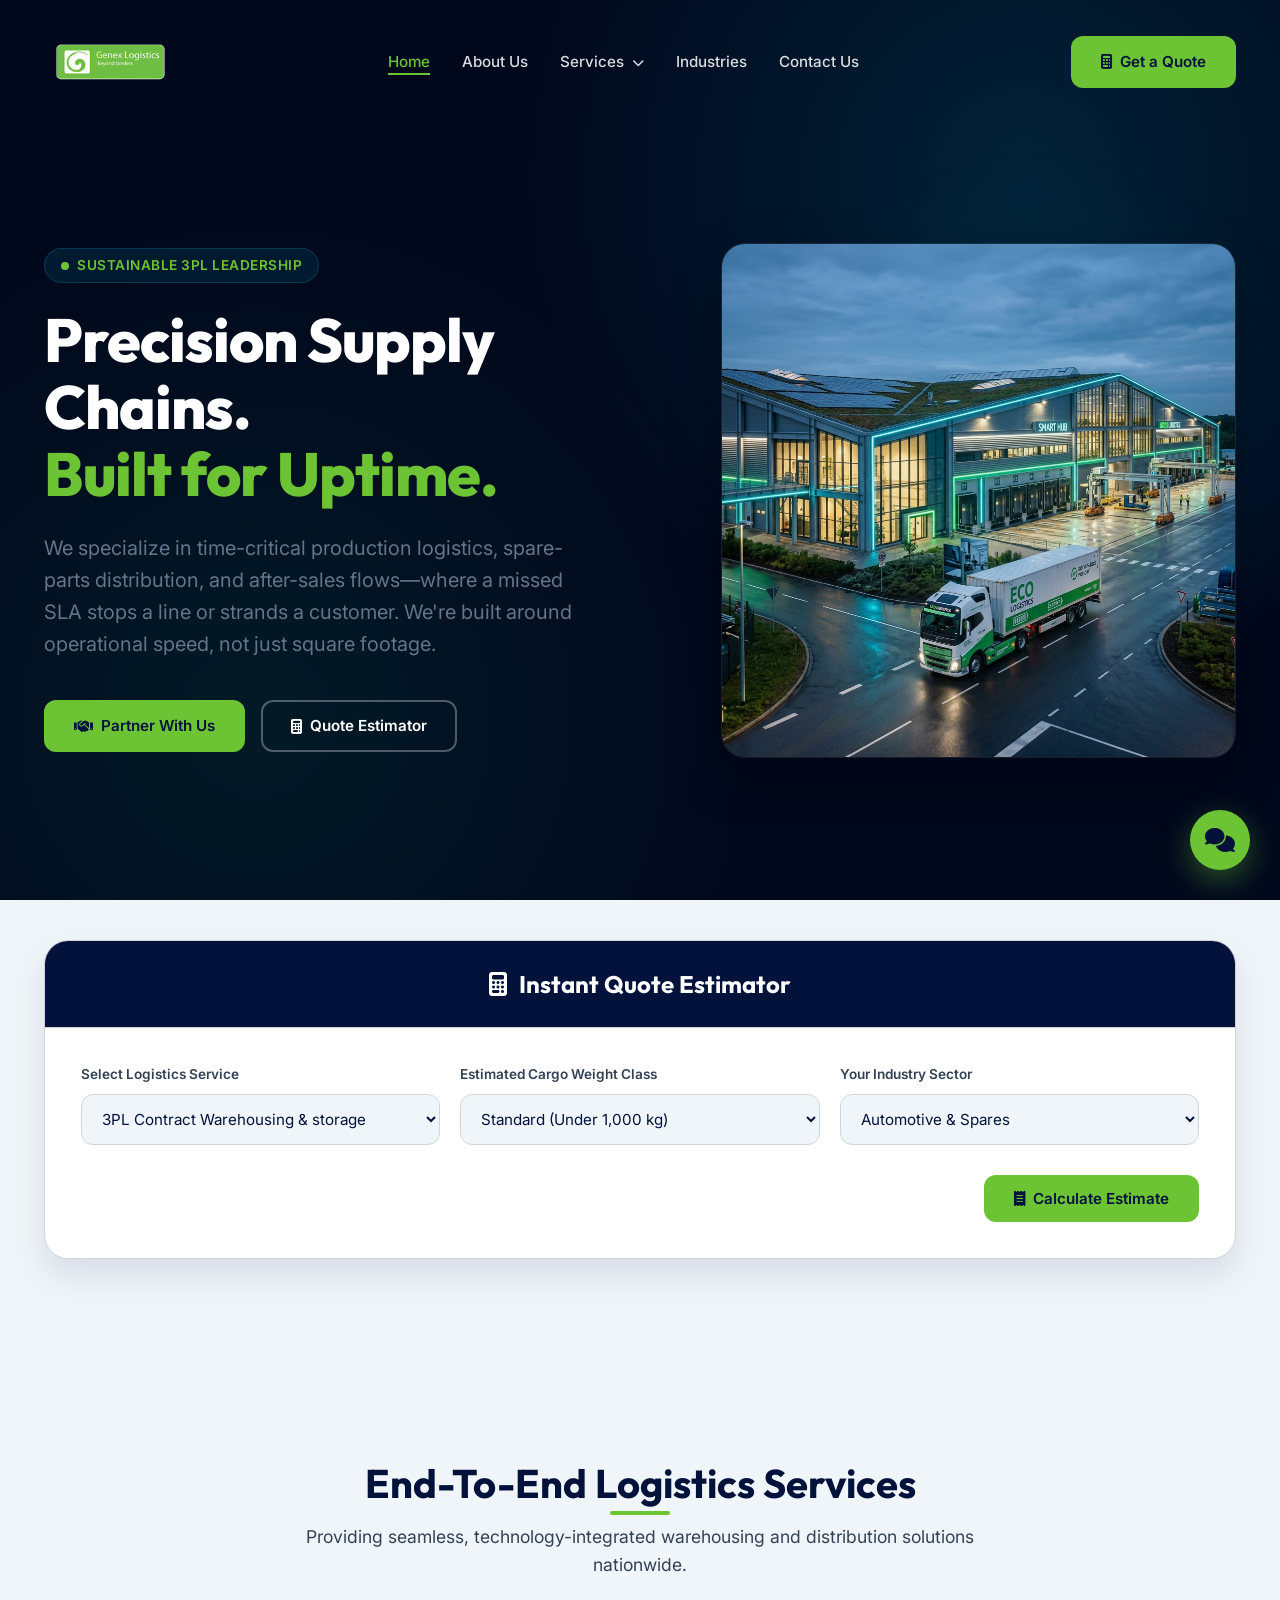
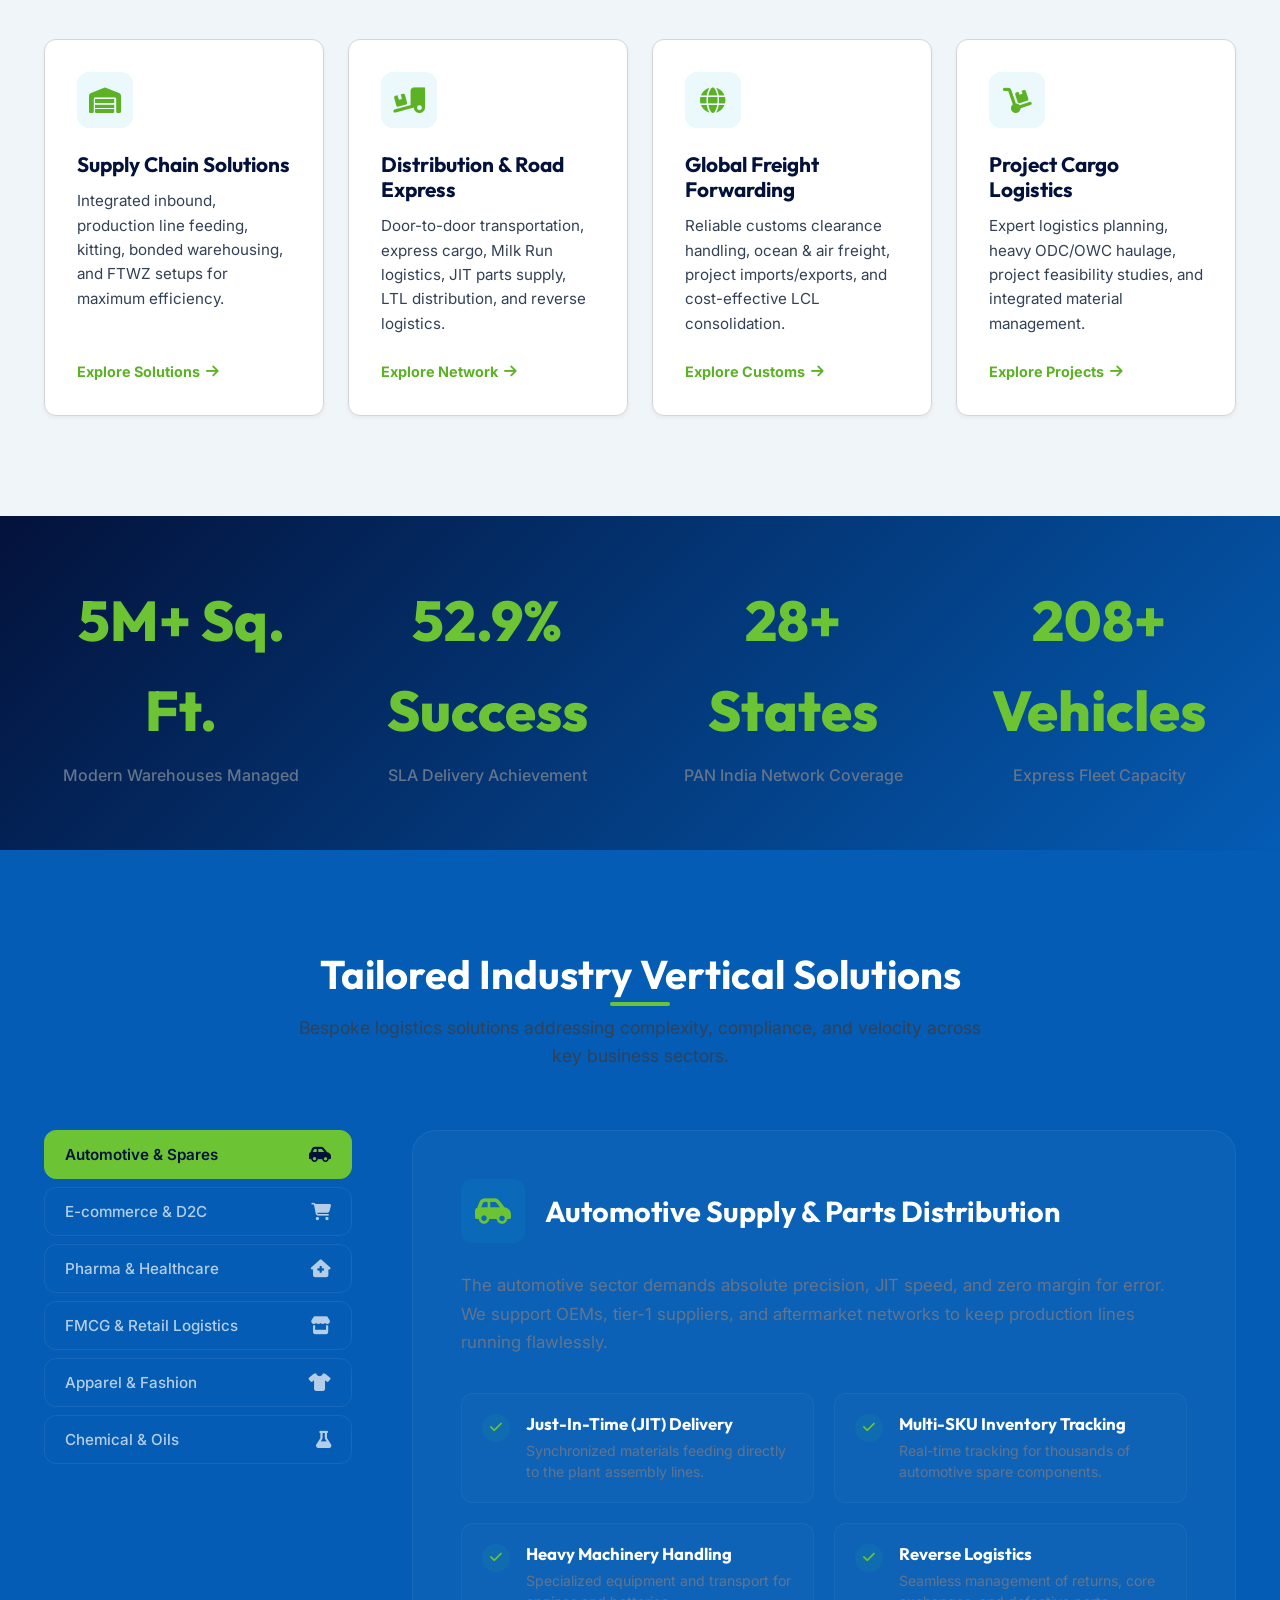
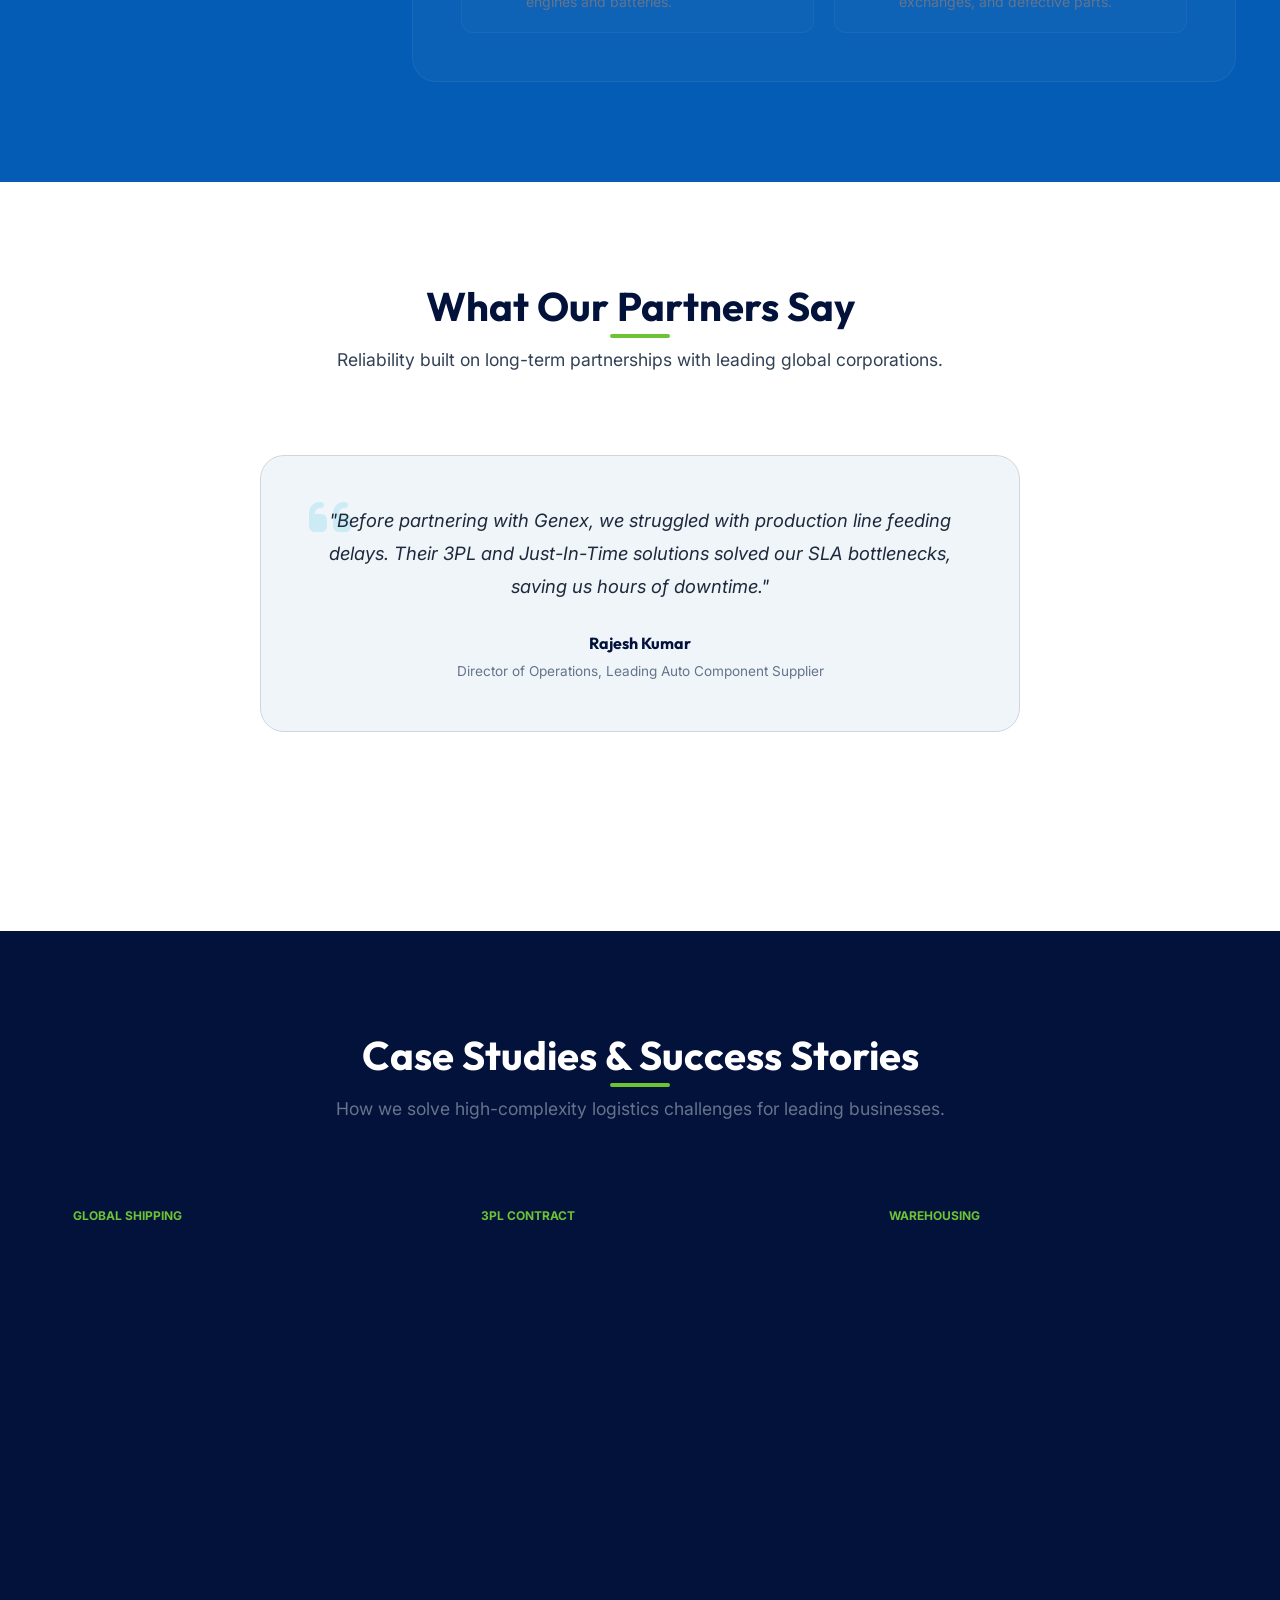
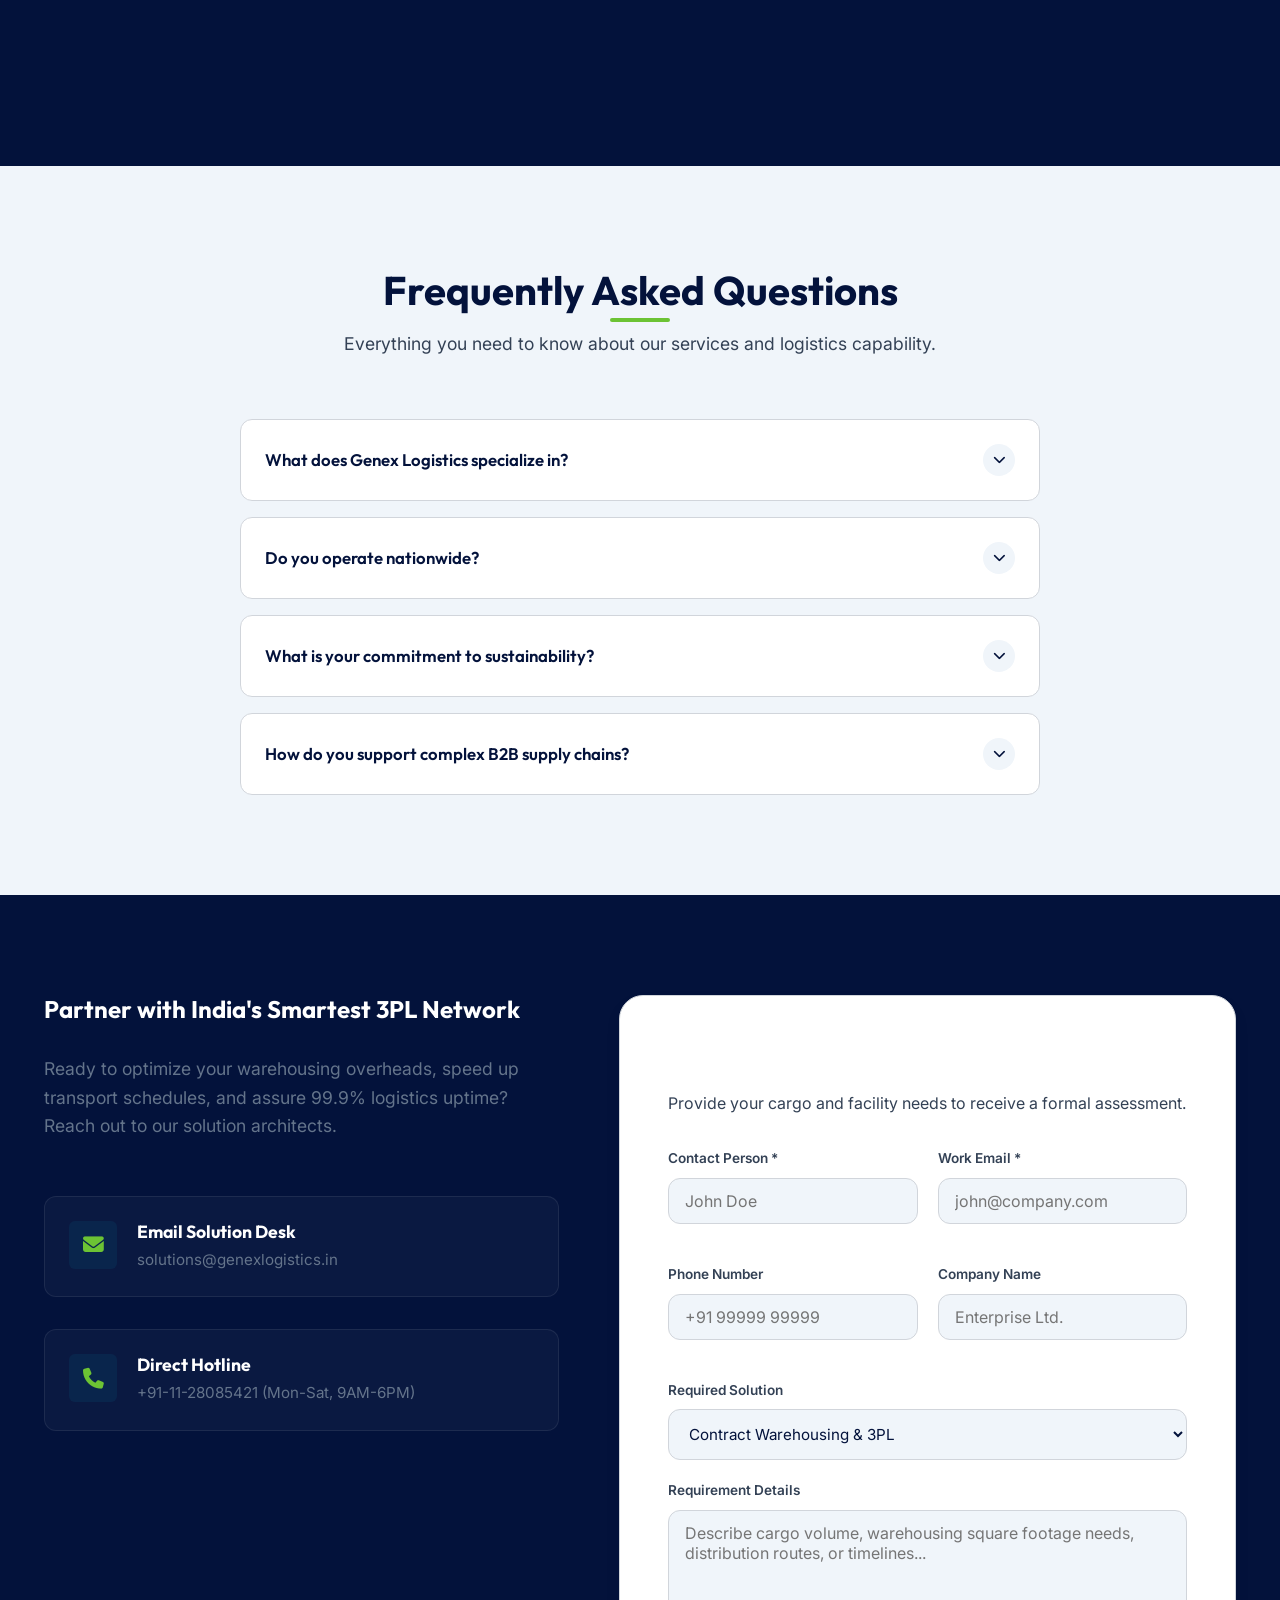
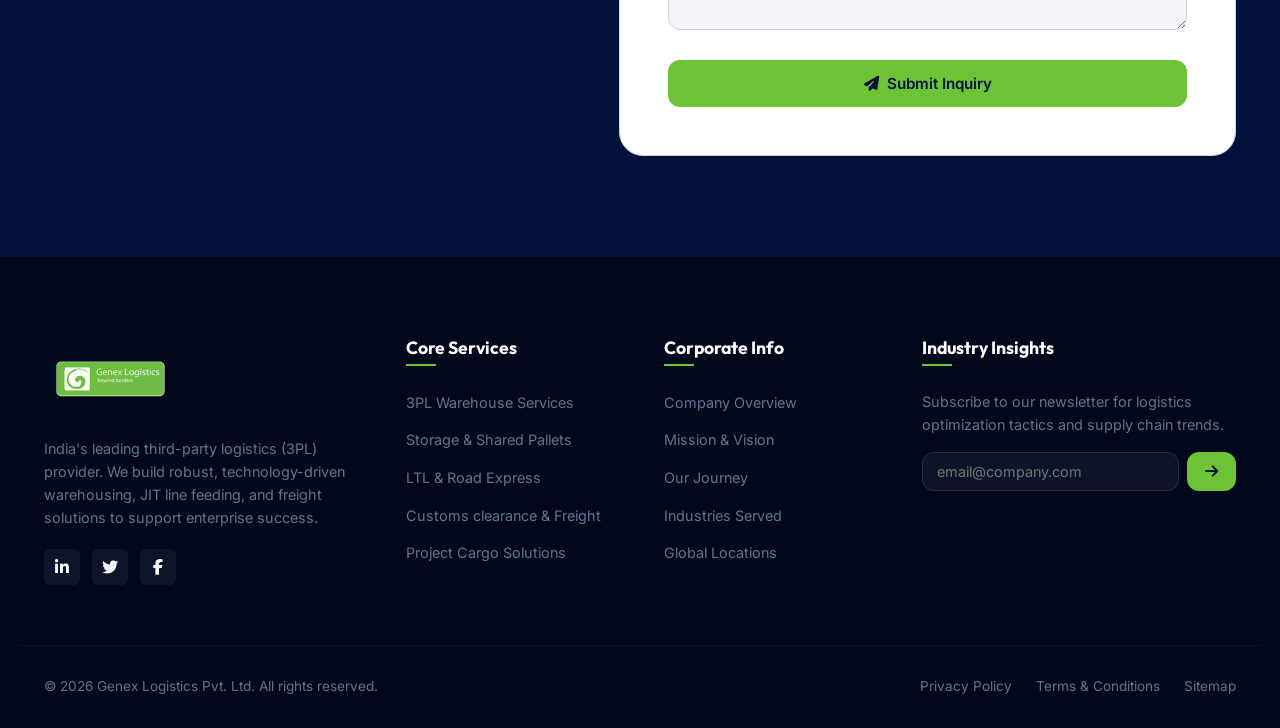
<file: index.html>
<!DOCTYPE html>
<html lang="en">
<head>
  <meta charset="UTF-8">
  <meta name="viewport" content="width=device-width, initial-scale=1.0">
  <meta name="description" content="Genex Logistics is India's leading 3PL supply chain & warehousing services company. Specialized in high-complexity flows, JIT, e-commerce, pharma, and global distribution.">
  <title>Genex Logistics | Premium 3PL Warehousing & Supply Chain Solutions</title>
  
  <!-- Custom CSS -->
  <link rel="stylesheet" href="index.css">
  
  <!-- FontAwesome Icons -->
  <link rel="stylesheet" href="https://cdnjs.cloudflare.com/ajax/libs/font-awesome/6.4.0/css/all.min.css">
</head>
<body>

  <!-- --- HEADER NAVIGATION --- -->
  <header>
    <div class="container nav-container">
      <a href="index.html" class="logo">
        <img src="logo.png" alt="Genex Logistics Logo" class="logo-img">
      </a>
      
      <nav class="nav-links">
        <div class="nav-item">
          <a href="index.html" class="nav-link active">Home</a>
        </div>
        <div class="nav-item">
          <a href="about.html" class="nav-link">About Us</a>
        </div>
        <div class="nav-item">
          <a href="services.html" class="nav-link dropdown-trigger">Services <i class="fa-solid fa-chevron-down" style="font-size: 0.75rem; margin-left: 4px;"></i></a>
          <div class="nav-dropdown">
            <a href="services.html#3pl">3PL & Contract Logistics</a>
            <a href="services.html#warehousing">Shared Warehousing</a>
            <a href="services.html#distribution">Road Express & LTL</a>
            <a href="services.html#global">Global Air & Ocean Freight</a>
            <a href="services.html#project">Project Logistics & ODC</a>
          </div>
        </div>
        <div class="nav-item">
          <a href="industries.html" class="nav-link">Industries</a>
        </div>
        <div class="nav-item">
          <a href="contact.html" class="nav-link">Contact Us</a>
        </div>
      </nav>
      
      <div class="nav-cta">
        <a href="contact.html" class="btn btn-primary"><i class="fa-solid fa-calculator"></i> Get a Quote</a>
        <button class="mobile-toggle" aria-label="Toggle menu">
          <span></span>
          <span></span>
          <span></span>
        </button>
      </div>
    </div>
  </header>

  <!-- --- HERO SECTION --- -->
  <section class="hero">
    <div class="container hero-grid">
      <div class="hero-content animated slide-in-left">
        <div class="hero-badge">
          <span></span> Sustainable 3PL Leadership
        </div>
        <h1>Precision Supply Chains.<br><span>Built for Uptime.</span></h1>
        <p class="lead">We specialize in time-critical production logistics, spare-parts distribution, and after-sales flows—where a missed SLA stops a line or strands a customer. We're built around operational speed, not just square footage.</p>
        <div class="hero-actions">
          <a href="#inquiry-form-section" class="btn btn-primary"><i class="fa-solid fa-handshake"></i> Partner With Us</a>
          <a href="#estimator-section" class="btn btn-outline-white"><i class="fa-solid fa-calculator"></i> Quote Estimator</a>
        </div>
      </div>
      <div class="hero-image-container animated scale-up" data-delay="0.2s">
        <div class="hero-vector"></div>
        <img src="logistics_hero.png" alt="Genex modern logistics facility" class="hero-illustration">
      </div>
    </div>
  </section>

  <!-- --- THE LOGISTICS HUB WIDGET --- -->
  <section class="section logistics-hub" id="estimator-section">
    <div class="container">
      <div class="widget-card animated fade-in-up">
        <div class="widget-header-standalone" id="quote-estimator">
          <i class="fa-solid fa-calculator"></i> Instant Quote Estimator
        </div>
        
        <div class="widget-content">
          <!-- Estimator Panel -->
          <div class="widget-panel active" id="estimator-panel">
            <form id="estimator-form" class="estimator-grid">
              <div class="form-group-select">
                <label for="est-service">Select Logistics Service</label>
                <select id="est-service" class="form-select">
                  <option value="warehousing">3PL Contract Warehousing & storage</option>
                  <option value="distribution">Express Distribution / FTL</option>
                  <option value="global">Global Ocean/Air Forwarding</option>
                  <option value="project">Project Logistics & ODC Handling</option>
                </select>
              </div>
              
              <div class="form-group-select">
                <label for="est-weight">Estimated Cargo Weight Class</label>
                <select id="est-weight" class="form-select">
                  <option value="light">Standard (Under 1,000 kg)</option>
                  <option value="mid">Commercial Bulk (1,000 - 10,000 kg)</option>
                  <option value="heavy">Heavy-Duty / ODC (Over 10,000 kg)</option>
                </select>
              </div>
              
              <div class="form-group-select">
                <label for="est-industry">Your Industry Sector</label>
                <select id="est-industry" class="form-select">
                  <option value="automotive">Automotive & Spares</option>
                  <option value="ecommerce">E-commerce & Retail</option>
                  <option value="pharma">Pharma & Healthcare</option>
                  <option value="chemicals">Chemicals & Oils</option>
                  <option value="electronics">Electronics & Telecom</option>
                </select>
              </div>
              
              <div class="estimator-submit">
                <button type="submit" class="btn btn-primary"><i class="fa-solid fa-receipt"></i> Calculate Estimate</button>
              </div>
            </form>
            
            <div id="estimator-result" class="estimator-result">
              <div class="estimator-result-grid">
                <div class="estimator-summary">
                  <h4 id="est-disp-service">3PL Supply Chain Solutions</h4>
                  <p id="est-disp-details">Configured for Automotive requirements (Heavy cargo). Final price depends on customs, storage days, and specific route parameters.</p>
                </div>
                <div class="estimator-price-block">
                  <div class="price-title">Est. Base Charge</div>
                  <div class="price-amount" id="est-disp-price">₹0</div>
                  <div class="price-sub">*Excludes taxes & handling fuel surcharges</div>
                </div>
              </div>
            </div>
          </div>
        </div>
      </div>
    </div>
  </section>

  <!-- --- CORE SERVICES --- -->
  <section class="section">
    <div class="container">
      <div class="section-header animated fade-in-up">
        <h2>End-To-End Logistics Services</h2>
        <p>Providing seamless, technology-integrated warehousing and distribution solutions nationwide.</p>
      </div>
      
      <div class="services-grid">
        <!-- Card 1 -->
        <div class="service-card animated fade-in-up" data-delay="0.1s">
          <div class="service-icon"><i class="fa-solid fa-warehouse"></i></div>
          <h3>Supply Chain Solutions</h3>
          <p>Integrated inbound, production line feeding, kitting, bonded warehousing, and FTWZ setups for maximum efficiency.</p>
          <a href="services.html#3pl" class="service-link">Explore Solutions <i class="fa-solid fa-arrow-right"></i></a>
        </div>
        <!-- Card 2 -->
        <div class="service-card animated fade-in-up" data-delay="0.2s">
          <div class="service-icon"><i class="fa-solid fa-truck-ramp-box"></i></div>
          <h3>Distribution & Road Express</h3>
          <p>Door-to-door transportation, express cargo, Milk Run logistics, JIT parts supply, LTL distribution, and reverse logistics.</p>
          <a href="services.html#distribution" class="service-link">Explore Network <i class="fa-solid fa-arrow-right"></i></a>
        </div>
        <!-- Card 3 -->
        <div class="service-card animated fade-in-up" data-delay="0.3s">
          <div class="service-icon"><i class="fa-solid fa-globe"></i></div>
          <h3>Global Freight Forwarding</h3>
          <p>Reliable customs clearance handling, ocean & air freight, project imports/exports, and cost-effective LCL consolidation.</p>
          <a href="services.html#global" class="service-link">Explore Customs <i class="fa-solid fa-arrow-right"></i></a>
        </div>
        <!-- Card 4 -->
        <div class="service-card animated fade-in-up" data-delay="0.4s">
          <div class="service-icon"><i class="fa-solid fa-dolly"></i></div>
          <h3>Project Cargo Logistics</h3>
          <p>Expert logistics planning, heavy ODC/OWC haulage, project feasibility studies, and integrated material management.</p>
          <a href="services.html#project" class="service-link">Explore Projects <i class="fa-solid fa-arrow-right"></i></a>
        </div>
      </div>
    </div>
  </section>

  <!-- --- STATS BAR --- -->
  <section class="stats-bar">
    <div class="container stats-grid">
      <div class="stat-item">
        <div class="stat-num" data-target="5" data-suffix="M+ Sq. Ft.">0</div>
        <div class="stat-label">Modern Warehouses Managed</div>
      </div>
      <div class="stat-item">
        <div class="stat-num" data-target="99" data-suffix=".9% Success">0</div>
        <div class="stat-label">SLA Delivery Achievement</div>
      </div>
      <div class="stat-item">
        <div class="stat-num" data-target="28" data-suffix="+ States">0</div>
        <div class="stat-label">PAN India Network Coverage</div>
      </div>
      <div class="stat-item">
        <div class="stat-num" data-target="500" data-suffix="+ Vehicles">0</div>
        <div class="stat-label">Express Fleet Capacity</div>
      </div>
    </div>
  </section>

  <!-- --- INDUSTRIES SOLUTIONS SWITCHER --- -->
  <section class="section industries-section">
    <div class="container">
      <div class="section-header animated fade-in-up">
        <h2>Tailored Industry Vertical Solutions</h2>
        <p>Bespoke logistics solutions addressing complexity, compliance, and velocity across key business sectors.</p>
      </div>
      
      <div class="industry-tabs-container">
        <!-- Left Tab Menu -->
        <div class="industry-menu animated slide-in-left">
          <button class="industry-menu-btn active" data-industry="auto">
            <span>Automotive & Spares</span> <i class="fa-solid fa-car-side"></i>
          </button>
          <button class="industry-menu-btn" data-industry="ecommerce">
            <span>E-commerce & D2C</span> <i class="fa-solid fa-cart-shopping"></i>
          </button>
          <button class="industry-menu-btn" data-industry="pharma">
            <span>Pharma & Healthcare</span> <i class="fa-solid fa-house-medical"></i>
          </button>
          <button class="industry-menu-btn" data-industry="fmcg">
            <span>FMCG & Retail Logistics</span> <i class="fa-solid fa-store"></i>
          </button>
          <button class="industry-menu-btn" data-industry="fashion">
            <span>Apparel & Fashion</span> <i class="fa-solid fa-shirt"></i>
          </button>
          <button class="industry-menu-btn" data-industry="chemical">
            <span>Chemical & Oils</span> <i class="fa-solid fa-flask"></i>
          </button>
        </div>
        
        <!-- Right Details Panels -->
        <div class="industry-panels animated scale-up" data-delay="0.1s">
          <!-- Auto Panel -->
          <div class="industry-panel active" id="auto-panel">
            <div class="industry-panel-header">
              <div class="industry-panel-icon"><i class="fa-solid fa-car-side"></i></div>
              <h3>Automotive Supply & Parts Distribution</h3>
            </div>
            <p class="industry-desc">The automotive sector demands absolute precision, JIT speed, and zero margin for error. We support OEMs, tier-1 suppliers, and aftermarket networks to keep production lines running flawlessly.</p>
            <div class="industry-features-grid">
              <div class="industry-feature-item">
                <div class="feature-dot"><i class="fa-solid fa-check"></i></div>
                <div>
                  <h4>Just-In-Time (JIT) Delivery</h4>
                  <p>Synchronized materials feeding directly to the plant assembly lines.</p>
                </div>
              </div>
              <div class="industry-feature-item">
                <div class="feature-dot"><i class="fa-solid fa-check"></i></div>
                <div>
                  <h4>Multi-SKU Inventory Tracking</h4>
                  <p>Real-time tracking for thousands of automotive spare components.</p>
                </div>
              </div>
              <div class="industry-feature-item">
                <div class="feature-dot"><i class="fa-solid fa-check"></i></div>
                <div>
                  <h4>Heavy Machinery Handling</h4>
                  <p>Specialized equipment and transport for engines and batteries.</p>
                </div>
              </div>
              <div class="industry-feature-item">
                <div class="feature-dot"><i class="fa-solid fa-check"></i></div>
                <div>
                  <h4>Reverse Logistics</h4>
                  <p>Seamless management of returns, core exchanges, and defective parts.</p>
                </div>
              </div>
            </div>
          </div>
          
          <!-- E-commerce Panel -->
          <div class="industry-panel" id="ecommerce-panel">
            <div class="industry-panel-header">
              <div class="industry-panel-icon"><i class="fa-solid fa-cart-shopping"></i></div>
              <h3>E-commerce & Omnichannel Fulfillment</h3>
            </div>
            <p class="industry-desc">Speed and accuracy define e-commerce. We provide scalable warehousing, rapid pick-pack, and hyper-reliable last-mile shipping to bolster your digital storefront operations.</p>
            <div class="industry-features-grid">
              <div class="industry-feature-item">
                <div class="feature-dot"><i class="fa-solid fa-check"></i></div>
                <div>
                  <h4>Same-Day Fulfillment</h4>
                  <p>Quick turnaround times with rapid cut-offs for dispatching orders.</p>
                </div>
              </div>
              <div class="industry-feature-item">
                <div class="feature-dot"><i class="fa-solid fa-check"></i></div>
                <div>
                  <h4>Omnichannel Logistics</h4>
                  <p>Unified storage and fulfillment for marketplaces, websites, and physical outlets.</p>
                </div>
              </div>
              <div class="industry-feature-item">
                <div class="feature-dot"><i class="fa-solid fa-check"></i></div>
                <div>
                  <h4>Hassle-Free Returns</h4>
                  <p>Inspection, repackaging, and restocking of returned consumer goods.</p>
                </div>
              </div>
              <div class="industry-feature-item">
                <div class="feature-dot"><i class="fa-solid fa-check"></i></div>
                <div>
                  <h4>Peak Season Scalability</h4>
                  <p>Flexible warehouse space & workforce to handle holiday order spikes.</p>
                </div>
              </div>
            </div>
          </div>

          <!-- Pharma Panel -->
          <div class="industry-panel" id="pharma-panel">
            <div class="industry-panel-header">
              <div class="industry-panel-icon"><i class="fa-solid fa-house-medical"></i></div>
              <h3>Pharmaceuticals & Healthcare Compliance</h3>
            </div>
            <p class="industry-desc">Precision, temperature controls, and absolute compliance are vital for healthcare. We manage life-critical logistics with WHO-GDP standards to protect vaccine and drug integrity.</p>
            <div class="industry-features-grid">
              <div class="industry-feature-item">
                <div class="feature-dot"><i class="fa-solid fa-check"></i></div>
                <div>
                  <h4>Cold Chain Logistics</h4>
                  <p>Strict temperature-controlled transport and storage (2°C to 8°C).</p>
                </div>
              </div>
              <div class="industry-feature-item">
                <div class="feature-dot"><i class="fa-solid fa-check"></i></div>
                <div>
                  <h4>WHO-GDP Compliant</h4>
                  <p>Certified practices ensuring medical cargo remains pristine.</p>
                </div>
              </div>
              <div class="industry-feature-item">
                <div class="feature-dot"><i class="fa-solid fa-check"></i></div>
                <div>
                  <h4>Batch & Expiry Controls</h4>
                  <p>FIFO and FEFO inventory tracking to prevent product wastage.</p>
                </div>
              </div>
              <div class="industry-feature-item">
                <div class="feature-dot"><i class="fa-solid fa-check"></i></div>
                <div>
                  <h4>Tamper-Proof Security</h4>
                  <p>CCTV monitored, restricted-access pharmaceutical vault storage.</p>
                </div>
              </div>
            </div>
          </div>

          <!-- FMCG Panel -->
          <div class="industry-panel" id="fmcg-panel">
            <div class="industry-panel-header">
              <div class="industry-panel-icon"><i class="fa-solid fa-store"></i></div>
              <h3>High-Velocity FMCG & Retail Distribution</h3>
            </div>
            <p class="industry-desc">FMCG demands consistent velocity and shelf-stocking efficiency. Our nationwide hub system is configured for swift volume distributions, keeping shelves full.</p>
            <div class="industry-features-grid">
              <div class="industry-feature-item">
                <div class="feature-dot"><i class="fa-solid fa-check"></i></div>
                <div>
                  <h4>High-Volume Dispatch</h4>
                  <p>Cross-docking and bulk consolidation for fast distribution turnarounds.</p>
                </div>
              </div>
              <div class="industry-feature-item">
                <div class="feature-dot"><i class="fa-solid fa-check"></i></div>
                <div>
                  <h4>Expiry Date Management</h4>
                  <p>System-driven batch control prevents warehouse obsolete stock build-up.</p>
                </div>
              </div>
              <div class="industry-feature-item">
                <div class="feature-dot"><i class="fa-solid fa-check"></i></div>
                <div>
                  <h4>Supermarket Replenishment</h4>
                  <p>Timely schedules supporting local stores, hubs, and retailers.</p>
                </div>
              </div>
              <div class="industry-feature-item">
                <div class="feature-dot"><i class="fa-solid fa-check"></i></div>
                <div>
                  <h4>Rural Market Access</h4>
                  <p>Extensive network delivering to tier-2, tier-3, and rural marketplaces.</p>
                </div>
              </div>
            </div>
          </div>

          <!-- Fashion Panel -->
          <div class="industry-panel" id="fashion-panel">
            <div class="industry-panel-header">
              <div class="industry-panel-icon"><i class="fa-solid fa-shirt"></i></div>
              <h3>Apparel & Fashion Logistics</h3>
            </div>
            <p class="industry-desc">Seasonality and style diversity define the fashion sector. We ensure swift collections rollouts with dynamic warehouse management supporting diverse SKUs.</p>
            <div class="industry-features-grid">
              <div class="industry-feature-item">
                <div class="feature-dot"><i class="fa-solid fa-check"></i></div>
                <div>
                  <h4>Multi-SKU Sorting</h4>
                  <p>Organized management of variable colors, sizes, and collection styles.</p>
                </div>
              </div>
              <div class="industry-feature-item">
                <div class="feature-dot"><i class="fa-solid fa-check"></i></div>
                <div>
                  <h4>Garment Care</h4>
                  <p>Quality preservation in pristine, climate-stabilized warehouse grids.</p>
                </div>
              </div>
              <div class="industry-feature-item">
                <div class="feature-dot"><i class="fa-solid fa-check"></i></div>
                <div>
                  <h4>Seasonal Scalability</h4>
                  <p>Flexible warehouse resources to handle new-season launching flows.</p>
                </div>
              </div>
              <div class="industry-feature-item">
                <div class="feature-dot"><i class="fa-solid fa-check"></i></div>
                <div>
                  <h4>Fast Pick & Pack</h4>
                  <p>Speedy sorting supporting direct retail shop inventory supplies.</p>
                </div>
              </div>
            </div>
          </div>

          <!-- Chemical Panel -->
          <div class="industry-panel" id="chemical-panel">
            <div class="industry-panel-header">
              <div class="industry-panel-icon"><i class="fa-solid fa-flask"></i></div>
              <h3>Chemicals & Oils Hazmat Handling</h3>
            </div>
            <p class="industry-desc">Strict security, regulatory alignment, and certified expertise are mandatory. We offer secure, compliant, temperature-regulated facilities for volatile industrial chemicals.</p>
            <div class="industry-features-grid">
              <div class="industry-feature-item">
                <div class="feature-dot"><i class="fa-solid fa-check"></i></div>
                <div>
                  <h4>Hazmat Training</h4>
                  <p>Trained logistics operators certified in handling hazardous cargo.</p>
                </div>
              </div>
              <div class="industry-feature-item">
                <div class="feature-dot"><i class="fa-solid fa-check"></i></div>
                <div>
                  <h4>Safety Compliance</h4>
                  <p>Warehousing layouts fully aligned with fire safety and EPA rules.</p>
                </div>
              </div>
              <div class="industry-feature-item">
                <div class="feature-dot"><i class="fa-solid fa-check"></i></div>
                <div>
                  <h4>Secure Bulk Transport</h4>
                  <p>Tanks and custom truck haulage designed for sensitive liquids.</p>
                </div>
              </div>
              <div class="industry-feature-item">
                <div class="feature-dot"><i class="fa-solid fa-check"></i></div>
                <div>
                  <h4>Regulatory Documentation</h4>
                  <p>Assistance in getting transport permits, licensing, and compliance stamps.</p>
                </div>
              </div>
            </div>
          </div>
        </div>
      </div>
    </div>
  </section>

  <!-- --- TRUST & TESTIMONIAL CAROUSEL --- -->
  <section class="section testimonials-section">
    <div class="container">
      <div class="section-header animated fade-in-up">
        <h2>What Our Partners Say</h2>
        <p>Reliability built on long-term partnerships with leading global corporations.</p>
      </div>
      
      <div class="slider-container animated scale-up">
        <div class="slider-track">
          <!-- Slide 1 -->
          <div class="slide">
            <div class="testimonial-card">
              <div class="quote-icon"><i class="fa-solid fa-quote-left"></i></div>
              <p class="testimonial-text">"Before partnering with Genex, we struggled with production line feeding delays. Their 3PL and Just-In-Time solutions solved our SLA bottlenecks, saving us hours of downtime."</p>
              <div class="testimonial-author">
                <span class="author-name">Rajesh Kumar</span>
                <span class="author-role">Director of Operations, Leading Auto Component Supplier</span>
              </div>
            </div>
          </div>
          <!-- Slide 2 -->
          <div class="slide">
            <div class="testimonial-card">
              <div class="quote-icon"><i class="fa-solid fa-quote-left"></i></div>
              <p class="testimonial-text">"Managing distribution for pharmaceutical vaccines is stressful. Genex's compliant cold-chain storage and real-time tracking gave us total peace of mind for our critical batches."</p>
              <div class="testimonial-author">
                <span class="author-name">Dr. Amit Shah</span>
                <span class="author-role">Head of Supply Chain, Global Vaccine Manufacturer</span>
              </div>
            </div>
          </div>
          <!-- Slide 3 -->
          <div class="slide">
            <div class="testimonial-card">
              <div class="quote-icon"><i class="fa-solid fa-quote-left"></i></div>
              <p class="testimonial-text">"Our e-commerce orders surge 4x during festive sales. Genex Logistics scaled up our warehousing space and fulfilled 99.8% of orders within 24 hours without a hitch."</p>
              <div class="testimonial-author">
                <span class="author-name">Neha Sharma</span>
                <span class="author-role">Founder, D2C Fashion Brand</span>
              </div>
            </div>
          </div>
        </div>
        
        <div class="slider-controls">
          <button class="slider-btn prev" aria-label="Previous slide"><i class="fa-solid fa-arrow-left"></i></button>
          <button class="slider-btn next" aria-label="Next slide"><i class="fa-solid fa-arrow-right"></i></button>
        </div>
      </div>
    </div>
  </section>

  <!-- --- FEATURED CASE STUDIES --- -->
  <section class="section section-alt">
    <div class="container">
      <div class="section-header animated fade-in-up">
        <h2>Case Studies & Success Stories</h2>
        <p>How we solve high-complexity logistics challenges for leading businesses.</p>
      </div>
      
      <div class="case-grid">
        <!-- Case 1 -->
        <div class="case-card animated fade-in-up" data-delay="0.1s">
          <div class="case-image">
            <i class="fa-solid fa-ship"></i>
            <span class="case-badge">Global Shipping</span>
          </div>
          <div class="case-content">
            <div class="case-metric">-20% Transit Time</div>
            <h3>LCL Consolidation for UK Fashion Retailer</h3>
            <p>Streamlined consolidation of goods from multiple Indian suppliers, cutting shipping costs and border clearing cycles.</p>
            <a href="services.html#global" class="service-link" style="color: var(--accent);">Read Case Details <i class="fa-solid fa-arrow-right"></i></a>
          </div>
        </div>
        <!-- Case 2 -->
        <div class="case-card animated fade-in-up" data-delay="0.2s">
          <div class="case-image">
            <i class="fa-solid fa-bolt"></i>
            <span class="case-badge">3PL Contract</span>
          </div>
          <div class="case-content">
            <div class="case-metric">+35% SLA Efficiency</div>
            <h3>Logistics for Power Back-up Manufacturer</h3>
            <p>Restructured warehousing and local distribution dispatch routes to support OEM assembly operations.</p>
            <a href="services.html#3pl" class="service-link" style="color: var(--accent);">Read Case Details <i class="fa-solid fa-arrow-right"></i></a>
          </div>
        </div>
        <!-- Case 3 -->
        <div class="case-card animated fade-in-up" data-delay="0.3s">
          <div class="case-image">
            <i class="fa-solid fa-boxes-packing"></i>
            <span class="case-badge">Warehousing</span>
          </div>
          <div class="case-content">
            <div class="case-metric">99.9% Stock Accuracy</div>
            <h3>Inventory Management for Telecom Giant</h3>
            <p>Deployed high-density racking and RFID inventory tracking tools to secure critical hardware items.</p>
            <a href="services.html#warehousing" class="service-link" style="color: var(--accent);">Read Case Details <i class="fa-solid fa-arrow-right"></i></a>
          </div>
        </div>
      </div>
    </div>
  </section>

  <!-- --- FAQ ACCORDION SECTION --- -->
  <section class="section">
    <div class="container">
      <div class="section-header animated fade-in-up">
        <h2>Frequently Asked Questions</h2>
        <p>Everything you need to know about our services and logistics capability.</p>
      </div>
      
      <div class="faq-container animated scale-up">
        <!-- Item 1 -->
        <div class="faq-item">
          <div class="faq-header">
            <h3>What does Genex Logistics specialize in?</h3>
            <div class="faq-icon"><i class="fa-solid fa-chevron-down"></i></div>
          </div>
          <div class="faq-content">
            <div class="faq-body">
              Genex Logistics is a premier 3PL supply chain and warehousing logistics company. We specialize in high-complexity logistics sectors, including Just-In-Time production supply, express road distribution, hazmat chemical storage, cold-chain pharmaceutical setups, and complex project freight forwarding.
            </div>
          </div>
        </div>
        <!-- Item 2 -->
        <div class="faq-item">
          <div class="faq-header">
            <h3>Do you operate nationwide?</h3>
            <div class="faq-icon"><i class="fa-solid fa-chevron-down"></i></div>
          </div>
          <div class="faq-content">
            <div class="faq-body">
              Yes, Genex operates an extensive PAN India network across 28 states and Union Territories. We manage a robust infrastructure of over 5 million square feet of warehousing space and maintain a comprehensive cargo shipping network.
            </div>
          </div>
        </div>
        <!-- Item 3 -->
        <div class="faq-item">
          <div class="faq-header">
            <h3>What is your commitment to sustainability?</h3>
            <div class="faq-icon"><i class="fa-solid fa-chevron-down"></i></div>
          </div>
          <div class="faq-content">
            <div class="faq-body">
              Sustainability is core to Genex. We optimize transport routes to decrease carbon emissions, utilize energy-efficient lighting inside our warehousing facilities, manage eco-friendly kitting and waste recycling, and are working towards carbon-neutral operations.
            </div>
          </div>
        </div>
        <!-- Item 4 -->
        <div class="faq-item">
          <div class="faq-header">
            <h3>How do you support complex B2B supply chains?</h3>
            <div class="faq-icon"><i class="fa-solid fa-chevron-down"></i></div>
          </div>
          <div class="faq-content">
            <div class="faq-body">
              We offer integrated systems linking raw material sourcing to production lines (production line feeding) and down to client shipping hubs. With precise inventory tracking, bonded logistics, and specialized handling, we keep operations running with 99.9% uptime.
            </div>
          </div>
        </div>
      </div>
    </div>
  </section>

  <!-- --- INQUIRY CONVERSION FORM --- -->
  <section class="section section-alt" id="inquiry-form-section">
    <div class="container contact-grid">
      <div class="contact-info-block animated slide-in-left">
        <h2>Partner with India's Smartest 3PL Network</h2>
        <p style="color: var(--text-muted); margin-bottom: 24px; font-size: 1.1rem;">Ready to optimize your warehousing overheads, speed up transport schedules, and assure 99.9% logistics uptime? Reach out to our solution architects.</p>
        
        <div class="contact-card" style="background-color: rgba(255, 255, 255, 0.03); border-color: rgba(255,255,255,0.08);">
          <div class="contact-card-icon"><i class="fa-solid fa-envelope"></i></div>
          <div class="contact-card-detail">
            <h3 style="color: var(--bg-white);">Email Solution Desk</h3>
            <p style="color: var(--text-muted);">solutions@genexlogistics.in</p>
          </div>
        </div>

        <div class="contact-card" style="background-color: rgba(255, 255, 255, 0.03); border-color: rgba(255,255,255,0.08);">
          <div class="contact-card-icon"><i class="fa-solid fa-phone"></i></div>
          <div class="contact-card-detail">
            <h3 style="color: var(--bg-white);">Direct Hotline</h3>
            <p style="color: var(--text-muted);">+91-11-28085421 (Mon-Sat, 9AM-6PM)</p>
          </div>
        </div>
      </div>
      
      <!-- Multi-step styled form -->
      <div class="contact-form-card animated scale-up">
        <h2>Request Custom Proposal</h2>
        <p>Provide your cargo and facility needs to receive a formal assessment.</p>
        
        <form id="contact-inquiry-form">
          <div class="form-row">
            <div class="form-group">
              <label for="form-name">Contact Person *</label>
              <input type="text" id="form-name" placeholder="John Doe" class="form-control" required>
            </div>
            <div class="form-group">
              <label for="form-email">Work Email *</label>
              <input type="email" id="form-email" placeholder="john@company.com" class="form-control" required>
            </div>
          </div>
          
          <div class="form-row">
            <div class="form-group">
              <label for="form-phone">Phone Number</label>
              <input type="tel" id="form-phone" placeholder="+91 99999 99999" class="form-control">
            </div>
            <div class="form-group">
              <label for="form-company">Company Name</label>
              <input type="text" id="form-company" placeholder="Enterprise Ltd." class="form-control">
            </div>
          </div>
          
          <div class="form-group">
            <label for="form-service">Required Solution</label>
            <select id="form-service" class="form-select">
              <option value="contract-3pl">Contract Warehousing & 3PL</option>
              <option value="road-express">Road Freight & LTL Distribution</option>
              <option value="forwarding">Sea / Air Forwarding & Customs</option>
              <option value="project-cargo">Project Cargo Handling</option>
            </select>
          </div>
          
          <div class="form-group">
            <label for="form-details">Requirement Details</label>
            <textarea id="form-details" placeholder="Describe cargo volume, warehousing square footage needs, distribution routes, or timelines..." class="form-control"></textarea>
          </div>
          
          <button type="submit" class="btn btn-primary" style="width: 100%; margin-top: 10px;"><i class="fa-solid fa-paper-plane"></i> Submit Inquiry</button>
        </form>
      </div>
    </div>
  </section>

  <!-- --- FOOTER --- -->
  <footer>
    <div class="container footer-grid">
      <div class="footer-col footer-about">
        <a href="index.html" class="logo">
          <img src="logo.png" alt="Genex Logistics Logo" class="logo-img">
        </a>
        <p>India's leading third-party logistics (3PL) provider. We build robust, technology-driven warehousing, JIT line feeding, and freight solutions to support enterprise success.</p>
        <div class="social-links">
          <a href="#" class="social-btn" aria-label="LinkedIn"><i class="fa-brands fa-linkedin-in"></i></a>
          <a href="#" class="social-btn" aria-label="Twitter"><i class="fa-brands fa-twitter"></i></a>
          <a href="#" class="social-btn" aria-label="Facebook"><i class="fa-brands fa-facebook-f"></i></a>
        </div>
      </div>
      
      <div class="footer-col">
        <h4>Core Services</h4>
        <ul class="footer-links-list">
          <li><a href="services.html#3pl">3PL Warehouse Services</a></li>
          <li><a href="services.html#warehousing">Storage & Shared Pallets</a></li>
          <li><a href="services.html#distribution">LTL & Road Express</a></li>
          <li><a href="services.html#global">Customs clearance & Freight</a></li>
          <li><a href="services.html#project">Project Cargo Solutions</a></li>
        </ul>
      </div>
      
      <div class="footer-col">
        <h4>Corporate Info</h4>
        <ul class="footer-links-list">
          <li><a href="about.html">Company Overview</a></li>
          <li><a href="about.html#values">Mission & Vision</a></li>
          <li><a href="about.html#timeline">Our Journey</a></li>
          <li><a href="industries.html">Industries Served</a></li>
          <li><a href="contact.html">Global Locations</a></li>
        </ul>
      </div>
      
      <div class="footer-col footer-newsletter">
        <h4>Industry Insights</h4>
        <p>Subscribe to our newsletter for logistics optimization tactics and supply chain trends.</p>
        <form class="newsletter-form">
          <input type="email" placeholder="email@company.com" class="form-control" required style="background-color: rgba(255, 255, 255, 0.05); border-color: rgba(255, 255, 255, 0.1); color: var(--text-light);">
          <button type="submit" class="btn btn-primary" aria-label="Subscribe"><i class="fa-solid fa-arrow-right"></i></button>
        </form>
      </div>
    </div>
    
    <div class="container footer-bottom">
      <p>&copy; 2026 Genex Logistics Pvt. Ltd. All rights reserved.</p>
      <div class="footer-bottom-links">
        <a href="#">Privacy Policy</a>
        <a href="#">Terms & Conditions</a>
        <a href="#">Sitemap</a>
      </div>
    </div>
  </footer>

  <!-- Main JavaScript & Analytics Tracker -->
  <script src="tracker.js"></script>
  <script src="index.js"></script>
</body>
</html>
</file>
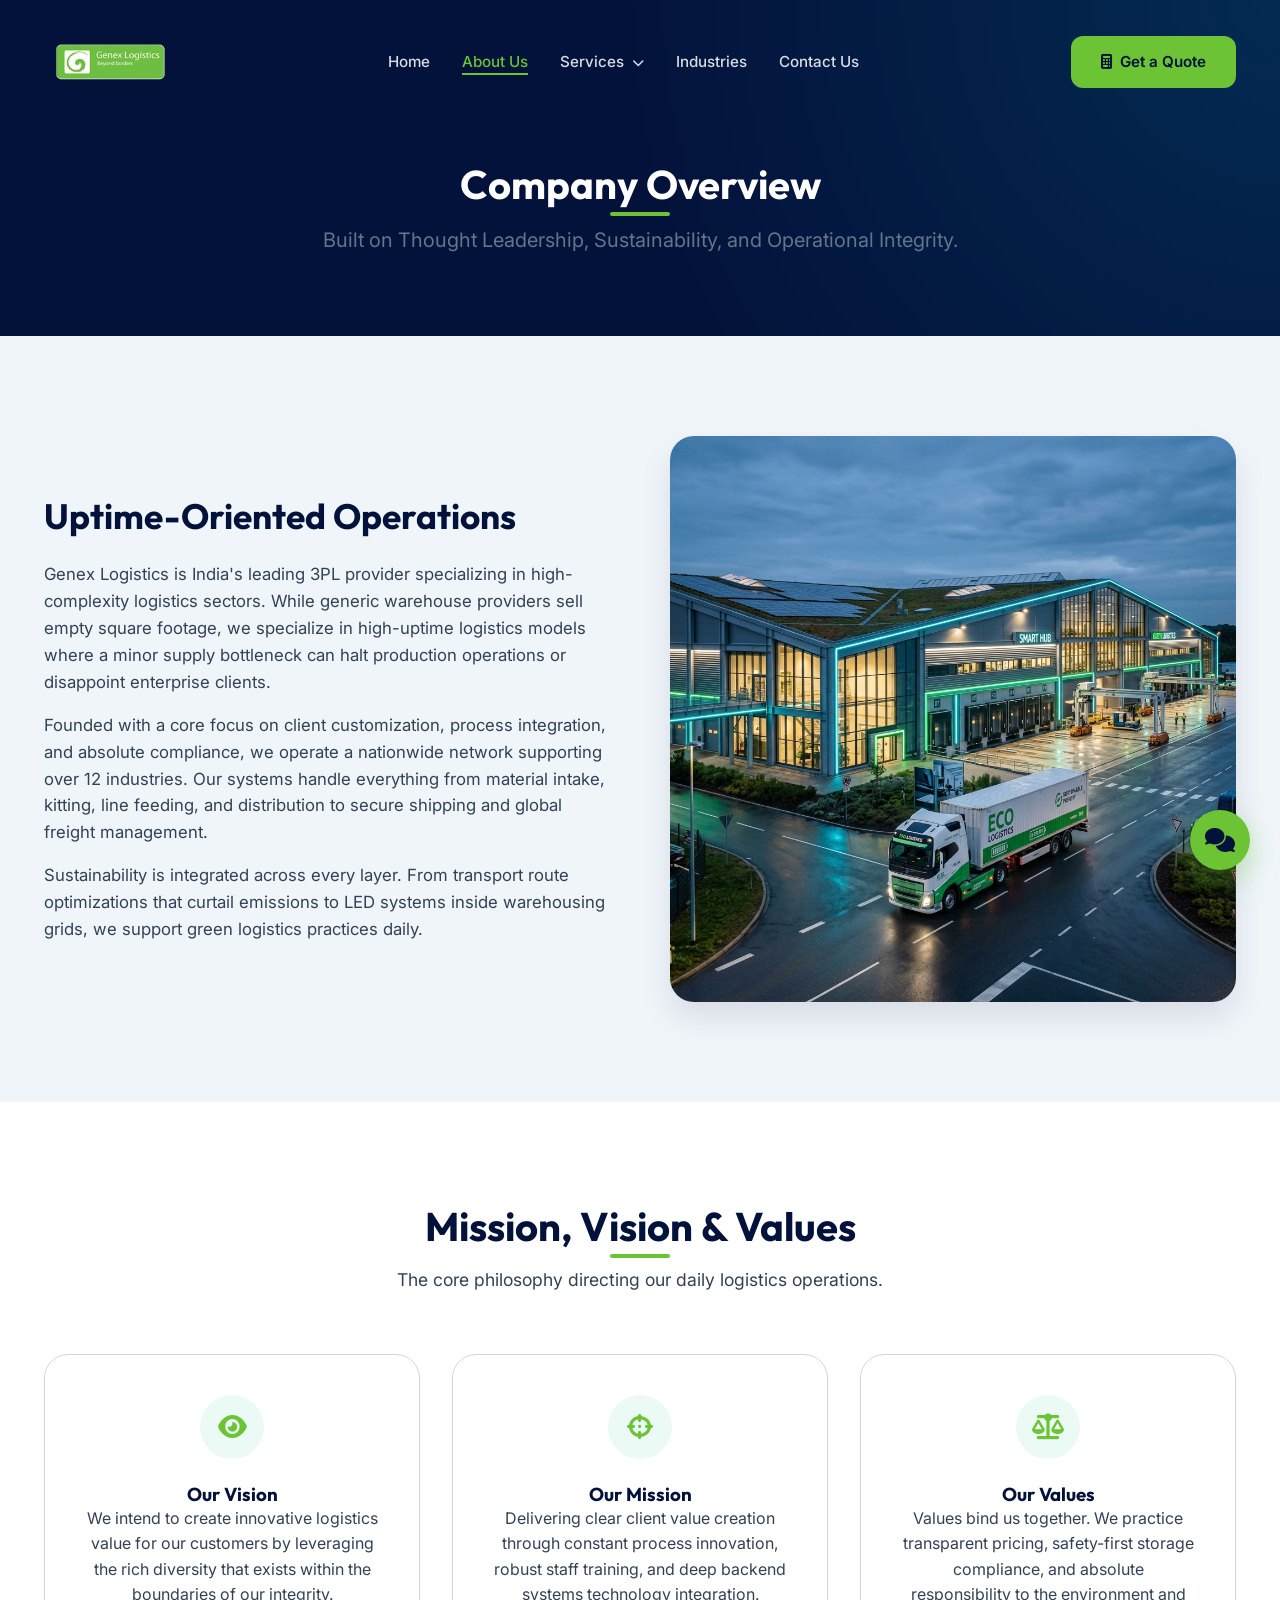
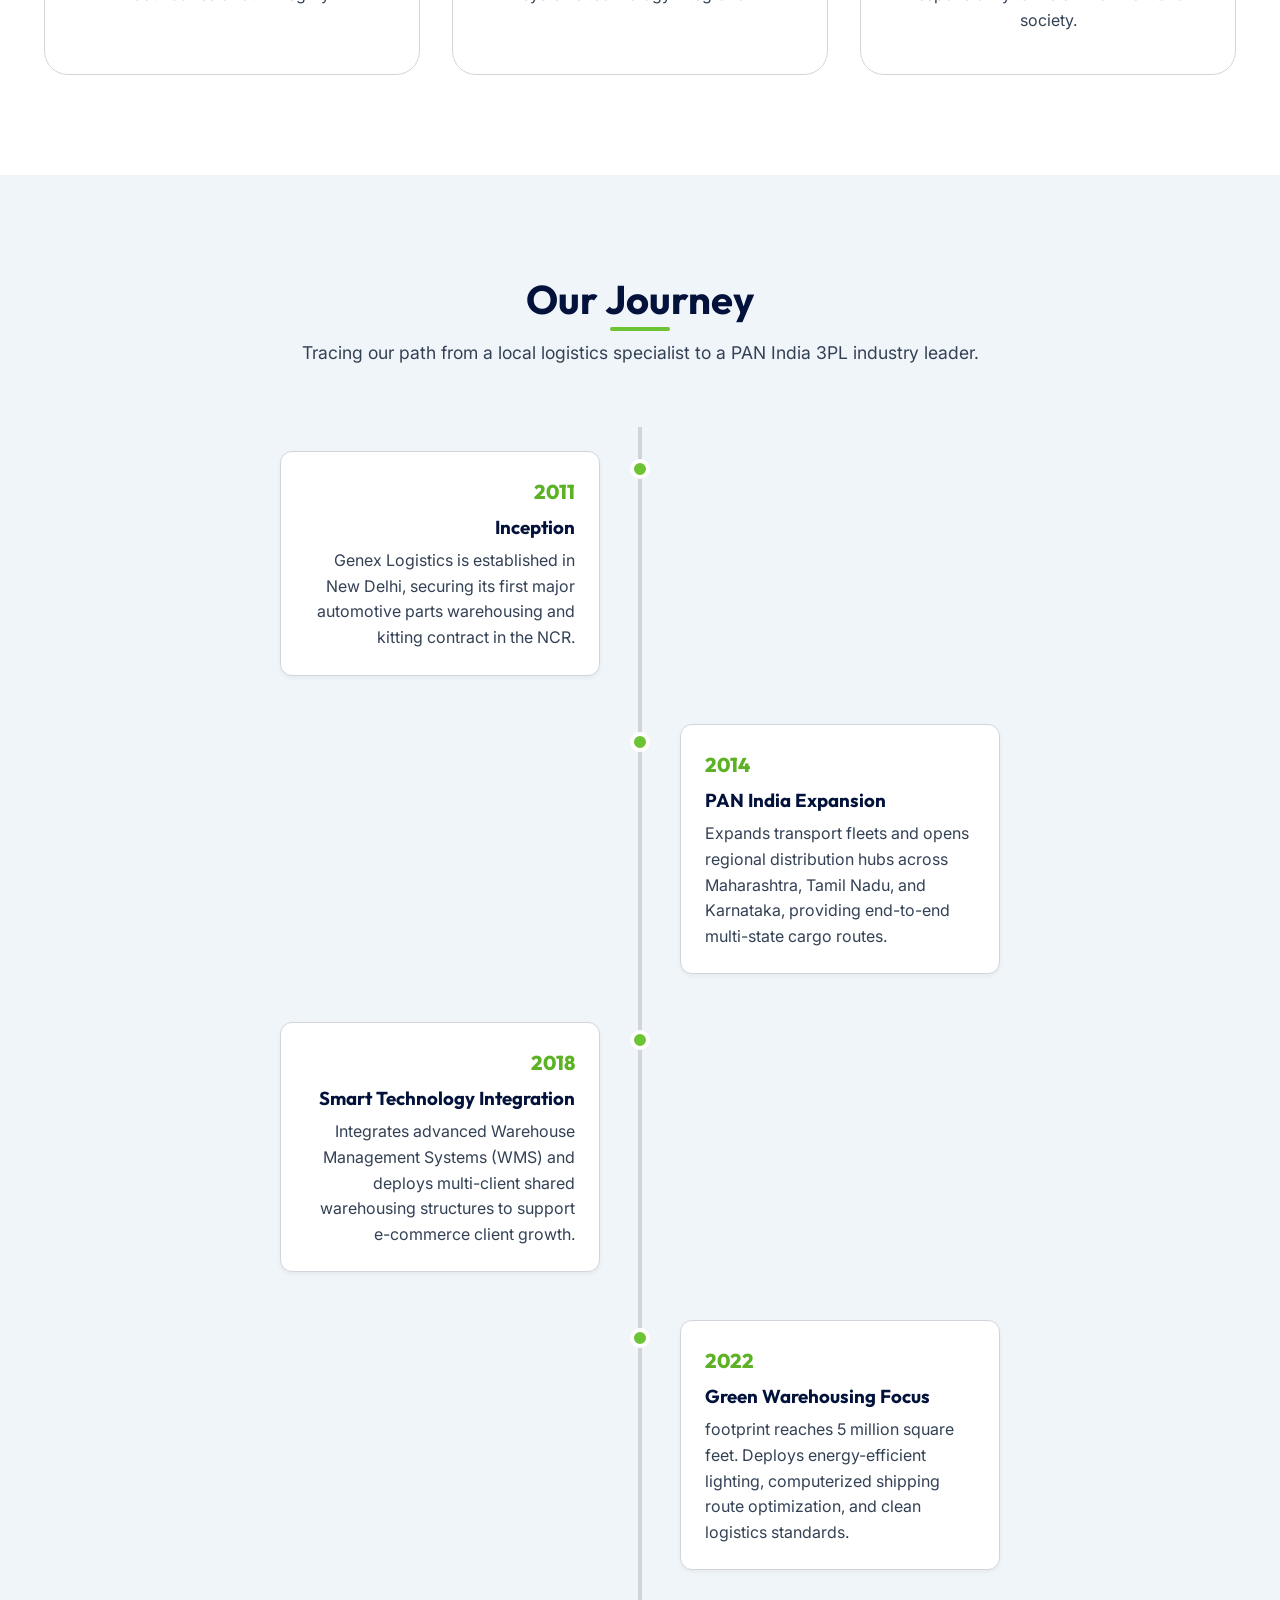
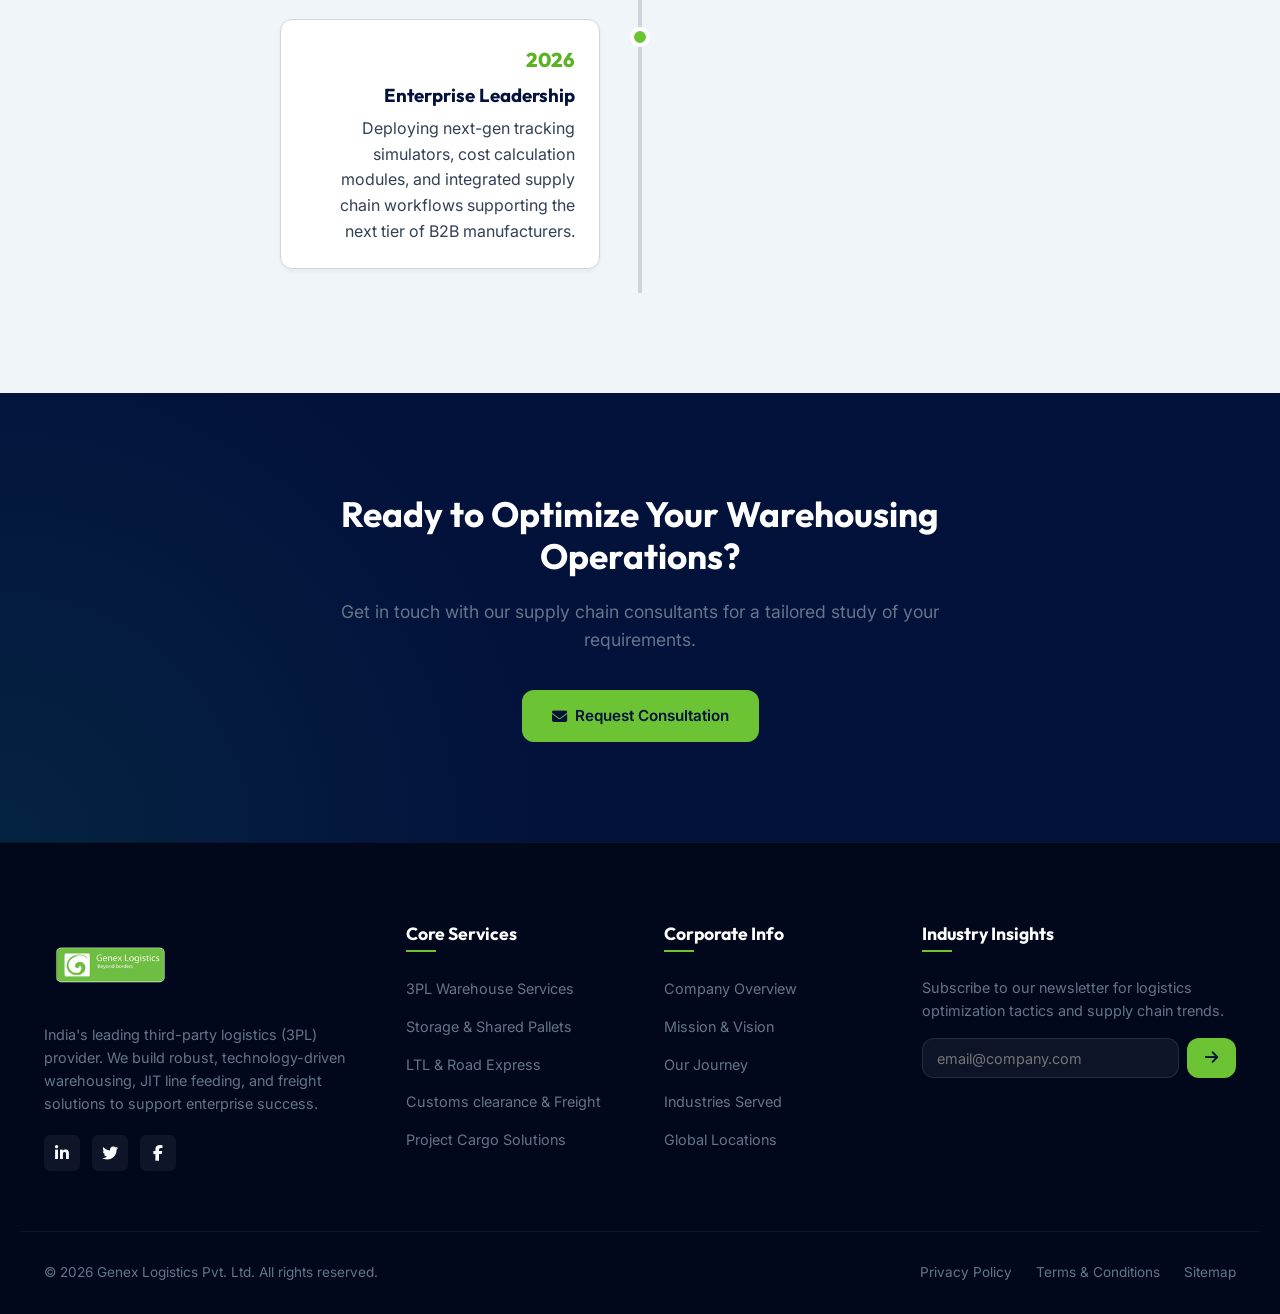
<file: about.html>
<!DOCTYPE html>
<html lang="en">
<head>
  <meta charset="UTF-8">
  <meta name="viewport" content="width=device-width, initial-scale=1.0">
  <meta name="description" content="Learn more about Genex Logistics - India's premier 3PL supply chain, warehousing provider, and forwarding network. Our values, mission, and journey.">
  <title>About Us | Genex Logistics | Corporate Profile & Values</title>
  
  <!-- Custom CSS -->
  <link rel="stylesheet" href="index.css">
  
  <!-- FontAwesome Icons -->
  <link rel="stylesheet" href="https://cdnjs.cloudflare.com/ajax/libs/font-awesome/6.4.0/css/all.min.css">
</head>
<body>

  <!-- --- HEADER NAVIGATION --- -->
  <header class="scrolled">
    <div class="container nav-container">
      <a href="index.html" class="logo">
        <img src="logo.png" alt="Genex Logistics Logo" class="logo-img">
      </a>
      
      <nav class="nav-links">
        <div class="nav-item">
          <a href="index.html" class="nav-link">Home</a>
        </div>
        <div class="nav-item">
          <a href="about.html" class="nav-link active">About Us</a>
        </div>
        <div class="nav-item">
          <a href="services.html" class="nav-link dropdown-trigger">Services <i class="fa-solid fa-chevron-down" style="font-size: 0.75rem; margin-left: 4px;"></i></a>
          <div class="nav-dropdown">
            <a href="services.html#3pl">3PL & Contract Logistics</a>
            <a href="services.html#warehousing">Shared Warehousing</a>
            <a href="services.html#distribution">Road Express & LTL</a>
            <a href="services.html#global">Global Air & Ocean Freight</a>
            <a href="services.html#project">Project Logistics & ODC</a>
          </div>
        </div>
        <div class="nav-item">
          <a href="industries.html" class="nav-link">Industries</a>
        </div>
        <div class="nav-item">
          <a href="contact.html" class="nav-link">Contact Us</a>
        </div>
      </nav>
      
      <div class="nav-cta">
        <a href="contact.html" class="btn btn-primary"><i class="fa-solid fa-calculator"></i> Get a Quote</a>
        <button class="mobile-toggle" aria-label="Toggle menu">
          <span></span>
          <span></span>
          <span></span>
        </button>
      </div>
    </div>
  </header>

  <!-- --- HERO SECTION ABOUT --- -->
  <section class="section section-alt" style="padding-top: 160px; padding-bottom: 80px; background-image: radial-gradient(circle at top right, rgba(6, 182, 212, 0.15), transparent 50%);">
    <div class="container">
      <div class="section-header animated fade-in-up" style="margin-bottom: 0;">
        <h2>Company Overview</h2>
        <p style="color: var(--text-muted); font-size: 1.25rem;">Built on Thought Leadership, Sustainability, and Operational Integrity.</p>
      </div>
    </div>
  </section>

  <!-- --- COMPANY INTRO --- -->
  <section class="section">
    <div class="container">
      <div style="display: grid; grid-template-columns: 1fr 1fr; gap: 60px; align-items: center;">
        <div class="animated slide-in-left">
          <h2 style="font-size: 2.2rem; margin-bottom: 24px; color: var(--primary);">Uptime-Oriented Operations</h2>
          <p style="color: var(--text-secondary); margin-bottom: 16px; font-size: 1.05rem;">Genex Logistics is India's leading 3PL provider specializing in high-complexity logistics sectors. While generic warehouse providers sell empty square footage, we specialize in high-uptime logistics models where a minor supply bottleneck can halt production operations or disappoint enterprise clients.</p>
          <p style="color: var(--text-secondary); margin-bottom: 16px; font-size: 1.05rem;">Founded with a core focus on client customization, process integration, and absolute compliance, we operate a nationwide network supporting over 12 industries. Our systems handle everything from material intake, kitting, line feeding, and distribution to secure shipping and global freight management.</p>
          <p style="color: var(--text-secondary); font-size: 1.05rem;">Sustainability is integrated across every layer. From transport route optimizations that curtail emissions to LED systems inside warehousing grids, we support green logistics practices daily.</p>
        </div>
        <div class="animated scale-up" data-delay="0.2s">
          <img src="logistics_hero.png" alt="Genex corporate warehousing space" style="border-radius: var(--radius-lg); box-shadow: var(--shadow-lg);">
        </div>
      </div>
    </div>
  </section>

  <!-- --- VISION, MISSION, VALUES --- -->
  <section class="section" style="background-color: var(--bg-white);" id="values">
    <div class="container">
      <div class="section-header animated fade-in-up">
        <h2>Mission, Vision & Values</h2>
        <p>The core philosophy directing our daily logistics operations.</p>
      </div>
      
      <div class="values-grid">
        <!-- Card 1 -->
        <div class="value-card animated fade-in-up" data-delay="0.1s">
          <div class="value-icon"><i class="fa-solid fa-eye"></i></div>
          <h3>Our Vision</h3>
          <p style="color: var(--text-secondary);">We intend to create innovative logistics value for our customers by leveraging the rich diversity that exists within the boundaries of our integrity.</p>
        </div>
        
        <!-- Card 2 -->
        <div class="value-card animated fade-in-up" data-delay="0.2s">
          <div class="value-icon"><i class="fa-solid fa-crosshairs"></i></div>
          <h3>Our Mission</h3>
          <p style="color: var(--text-secondary);">Delivering clear client value creation through constant process innovation, robust staff training, and deep backend systems technology integration.</p>
        </div>
        
        <!-- Card 3 -->
        <div class="value-card animated fade-in-up" data-delay="0.3s">
          <div class="value-icon"><i class="fa-solid fa-scale-balanced"></i></div>
          <h3>Our Values</h3>
          <p style="color: var(--text-secondary);">Values bind us together. We practice transparent pricing, safety-first storage compliance, and absolute responsibility to the environment and society.</p>
        </div>
      </div>
    </div>
  </section>

  <!-- --- OUR MILESTONES TIMELINE --- -->
  <section class="section" id="timeline">
    <div class="container">
      <div class="section-header animated fade-in-up">
        <h2>Our Journey</h2>
        <p>Tracing our path from a local logistics specialist to a PAN India 3PL industry leader.</p>
      </div>
      
      <div class="timeline">
        <!-- Item 1 -->
        <div class="timeline-item">
          <div class="timeline-dot"></div>
          <div class="timeline-card animated slide-in-left">
            <div class="timeline-year">2011</div>
            <h3 style="margin-bottom: 10px;">Inception</h3>
            <p style="color: var(--text-secondary);">Genex Logistics is established in New Delhi, securing its first major automotive parts warehousing and kitting contract in the NCR.</p>
          </div>
        </div>
        
        <!-- Item 2 -->
        <div class="timeline-item">
          <div class="timeline-dot"></div>
          <div class="timeline-card animated scale-up">
            <div class="timeline-year">2014</div>
            <h3 style="margin-bottom: 10px;">PAN India Expansion</h3>
            <p style="color: var(--text-secondary);">Expands transport fleets and opens regional distribution hubs across Maharashtra, Tamil Nadu, and Karnataka, providing end-to-end multi-state cargo routes.</p>
          </div>
        </div>
        
        <!-- Item 3 -->
        <div class="timeline-item">
          <div class="timeline-dot"></div>
          <div class="timeline-card animated slide-in-left">
            <div class="timeline-year">2018</div>
            <h3 style="margin-bottom: 10px;">Smart Technology Integration</h3>
            <p style="color: var(--text-secondary);">Integrates advanced Warehouse Management Systems (WMS) and deploys multi-client shared warehousing structures to support e-commerce client growth.</p>
          </div>
        </div>
        
        <!-- Item 4 -->
        <div class="timeline-item">
          <div class="timeline-dot"></div>
          <div class="timeline-card animated scale-up">
            <div class="timeline-year">2022</div>
            <h3 style="margin-bottom: 10px;">Green Warehousing Focus</h3>
            <p style="color: var(--text-secondary);"> footprint reaches 5 million square feet. Deploys energy-efficient lighting, computerized shipping route optimization, and clean logistics standards.</p>
          </div>
        </div>
        
        <!-- Item 5 -->
        <div class="timeline-item">
          <div class="timeline-dot"></div>
          <div class="timeline-card animated slide-in-left">
            <div class="timeline-year">2026</div>
            <h3 style="margin-bottom: 10px;">Enterprise Leadership</h3>
            <p style="color: var(--text-secondary);">Deploying next-gen tracking simulators, cost calculation modules, and integrated supply chain workflows supporting the next tier of B2B manufacturers.</p>
          </div>
        </div>
      </div>
    </div>
  </section>

  <!-- --- CALL TO ACTION --- -->
  <section class="section section-alt text-center" style="text-align: center; background-image: radial-gradient(circle at bottom left, rgba(16, 185, 129, 0.1), transparent 40%);">
    <div class="container" style="max-width: 700px;">
      <h2 style="font-size: 2.2rem; margin-bottom: 20px; color: var(--bg-white);">Ready to Optimize Your Warehousing Operations?</h2>
      <p style="color: var(--text-muted); margin-bottom: 36px; font-size: 1.1rem;">Get in touch with our supply chain consultants for a tailored study of your requirements.</p>
      <a href="contact.html" class="btn btn-primary"><i class="fa-solid fa-envelope"></i> Request Consultation</a>
    </div>
  </section>

  <!-- --- FOOTER --- -->
  <footer>
    <div class="container footer-grid">
      <div class="footer-col footer-about">
        <a href="index.html" class="logo">
          <img src="logo.png" alt="Genex Logistics Logo" class="logo-img">
        </a>
        <p>India's leading third-party logistics (3PL) provider. We build robust, technology-driven warehousing, JIT line feeding, and freight solutions to support enterprise success.</p>
        <div class="social-links">
          <a href="#" class="social-btn" aria-label="LinkedIn"><i class="fa-brands fa-linkedin-in"></i></a>
          <a href="#" class="social-btn" aria-label="Twitter"><i class="fa-brands fa-twitter"></i></a>
          <a href="#" class="social-btn" aria-label="Facebook"><i class="fa-brands fa-facebook-f"></i></a>
        </div>
      </div>
      
      <div class="footer-col">
        <h4>Core Services</h4>
        <ul class="footer-links-list">
          <li><a href="services.html#3pl">3PL Warehouse Services</a></li>
          <li><a href="services.html#warehousing">Storage & Shared Pallets</a></li>
          <li><a href="services.html#distribution">LTL & Road Express</a></li>
          <li><a href="services.html#global">Customs clearance & Freight</a></li>
          <li><a href="services.html#project">Project Cargo Solutions</a></li>
        </ul>
      </div>
      
      <div class="footer-col">
        <h4>Corporate Info</h4>
        <ul class="footer-links-list">
          <li><a href="about.html">Company Overview</a></li>
          <li><a href="about.html#values">Mission & Vision</a></li>
          <li><a href="about.html#timeline">Our Journey</a></li>
          <li><a href="industries.html">Industries Served</a></li>
          <li><a href="contact.html">Global Locations</a></li>
        </ul>
      </div>
      
      <div class="footer-col footer-newsletter">
        <h4>Industry Insights</h4>
        <p>Subscribe to our newsletter for logistics optimization tactics and supply chain trends.</p>
        <form class="newsletter-form">
          <input type="email" placeholder="email@company.com" class="form-control" required style="background-color: rgba(255, 255, 255, 0.05); border-color: rgba(255, 255, 255, 0.1); color: var(--text-light);">
          <button type="submit" class="btn btn-primary" aria-label="Subscribe"><i class="fa-solid fa-arrow-right"></i></button>
        </form>
      </div>
    </div>
    
    <div class="container footer-bottom">
      <p>&copy; 2026 Genex Logistics Pvt. Ltd. All rights reserved.</p>
      <div class="footer-bottom-links">
        <a href="#">Privacy Policy</a>
        <a href="#">Terms & Conditions</a>
        <a href="#">Sitemap</a>
      </div>
    </div>
  </footer>

  <!-- Main JavaScript & Analytics Tracker -->
  <script src="tracker.js"></script>
  <script src="index.js"></script>
</body>
</html>
</file>
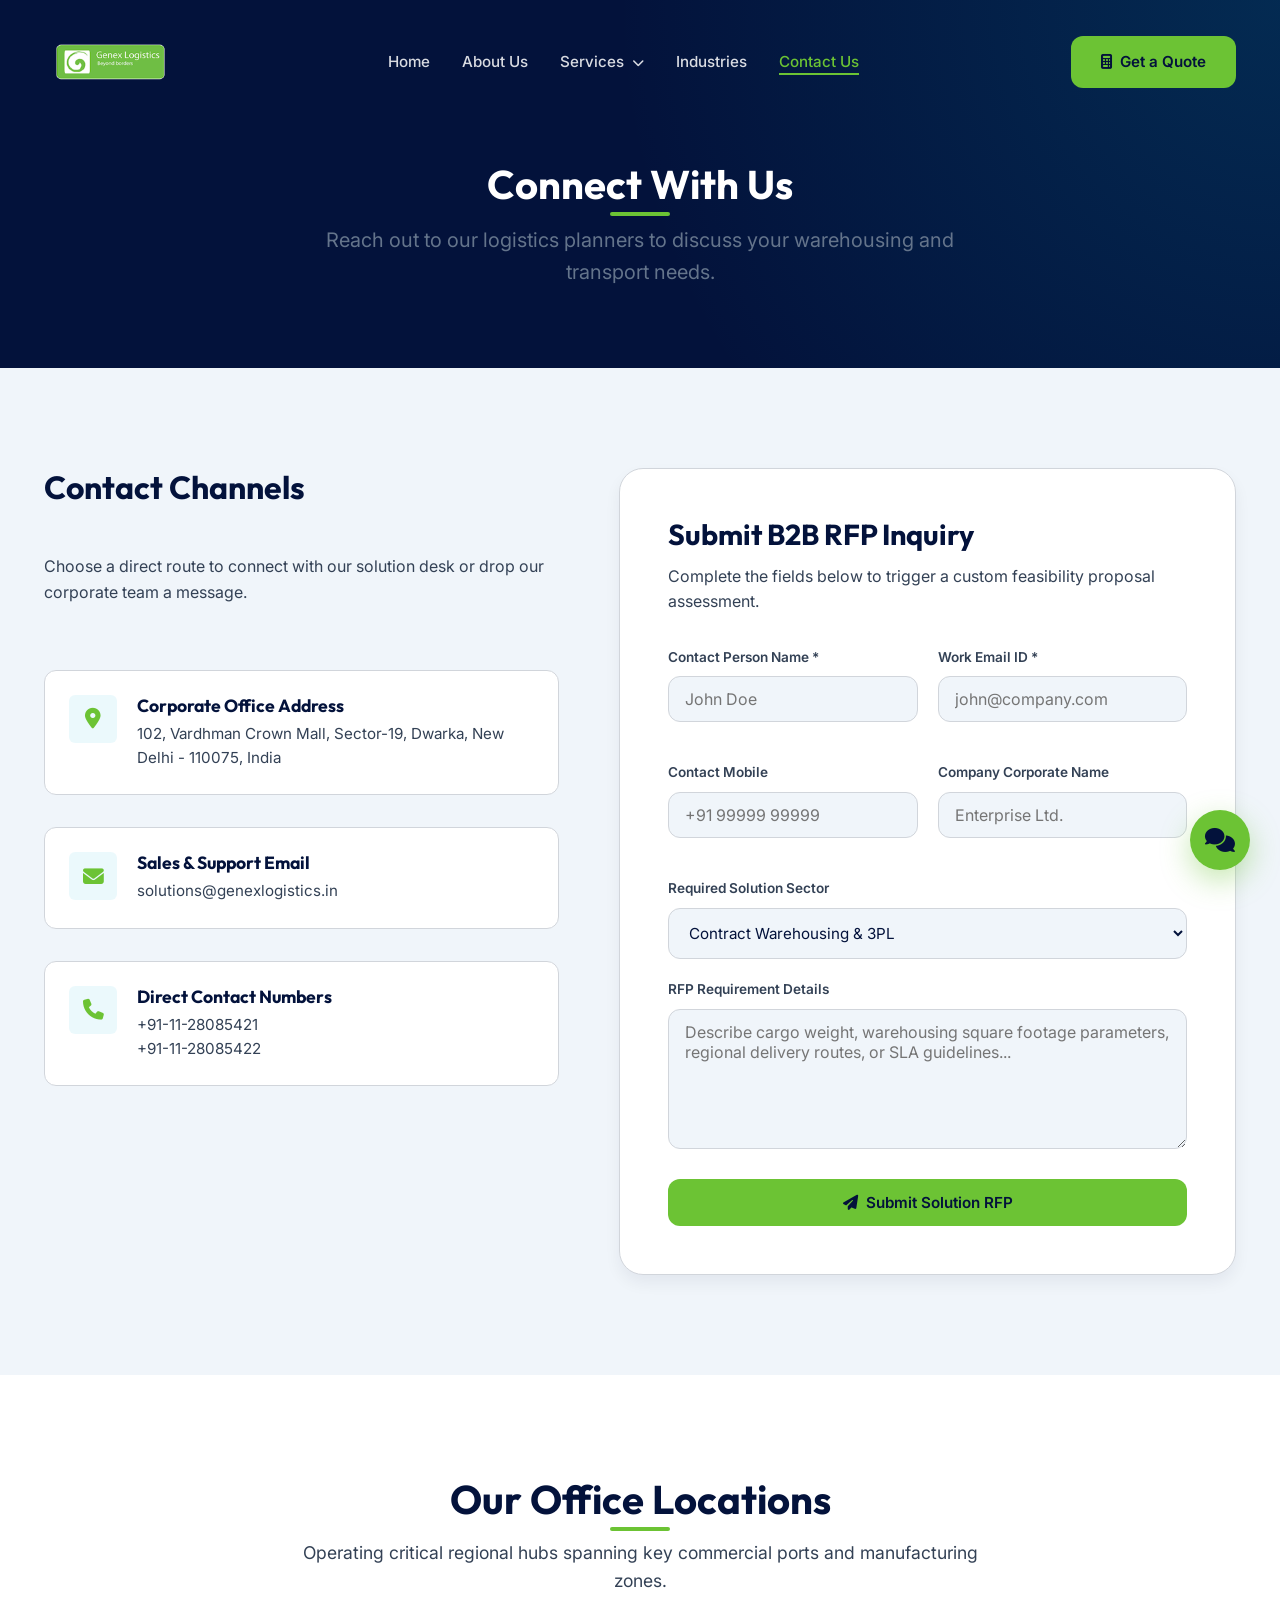
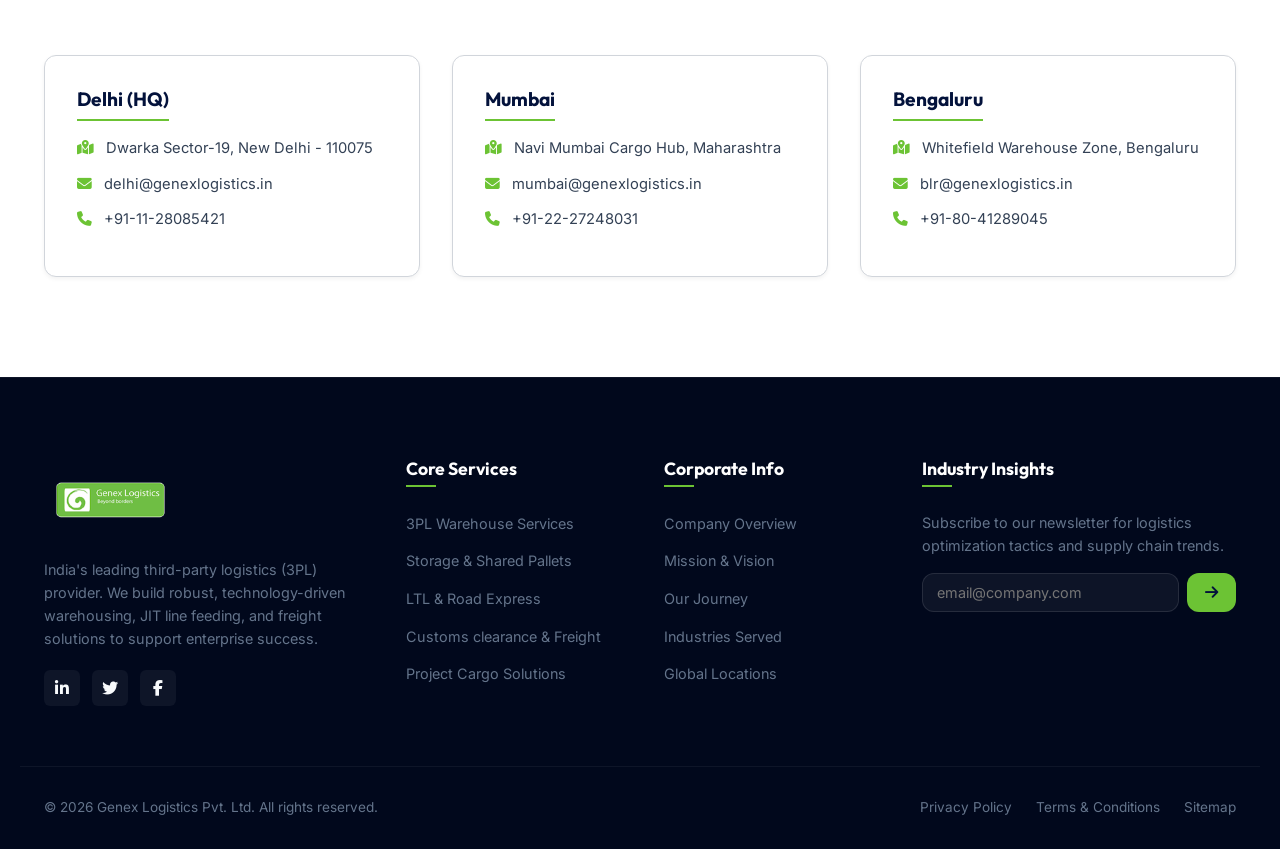
<file: contact.html>
<!DOCTYPE html>
<html lang="en">
<head>
  <meta charset="UTF-8">
  <meta name="viewport" content="width=device-width, initial-scale=1.0">
  <meta name="description" content="Get in touch with Genex Logistics. Contact our Delhi corporate office or find regional warehousing hubs in Mumbai, Chennai, and Bengaluru.">
  <title>Contact Us | Genex Logistics | Office Locations & Inquiries</title>
  
  <!-- Custom CSS -->
  <link rel="stylesheet" href="index.css">
  
  <!-- FontAwesome Icons -->
  <link rel="stylesheet" href="https://cdnjs.cloudflare.com/ajax/libs/font-awesome/6.4.0/css/all.min.css">
</head>
<body>

  <!-- --- HEADER NAVIGATION --- -->
  <header class="scrolled">
    <div class="container nav-container">
      <a href="index.html" class="logo">
        <img src="logo.png" alt="Genex Logistics Logo" class="logo-img">
      </a>
      
      <nav class="nav-links">
        <div class="nav-item">
          <a href="index.html" class="nav-link">Home</a>
        </div>
        <div class="nav-item">
          <a href="about.html" class="nav-link">About Us</a>
        </div>
        <div class="nav-item">
          <a href="services.html" class="nav-link dropdown-trigger">Services <i class="fa-solid fa-chevron-down" style="font-size: 0.75rem; margin-left: 4px;"></i></a>
          <div class="nav-dropdown">
            <a href="services.html#3pl">3PL & Contract Logistics</a>
            <a href="services.html#warehousing">Shared Warehousing</a>
            <a href="services.html#distribution">Road Express & LTL</a>
            <a href="services.html#global">Global Air & Ocean Freight</a>
            <a href="services.html#project">Project Logistics & ODC</a>
          </div>
        </div>
        <div class="nav-item">
          <a href="industries.html" class="nav-link">Industries</a>
        </div>
        <div class="nav-item">
          <a href="contact.html" class="nav-link active">Contact Us</a>
        </div>
      </nav>
      
      <div class="nav-cta">
        <a href="contact.html" class="btn btn-primary"><i class="fa-solid fa-calculator"></i> Get a Quote</a>
        <button class="mobile-toggle" aria-label="Toggle menu">
          <span></span>
          <span></span>
          <span></span>
        </button>
      </div>
    </div>
  </header>

  <!-- --- HERO SECTION CONTACT --- -->
  <section class="section section-alt" style="padding-top: 160px; padding-bottom: 80px; background-image: radial-gradient(circle at top right, rgba(6, 182, 212, 0.15), transparent 50%);">
    <div class="container">
      <div class="section-header animated fade-in-up" style="margin-bottom: 0;">
        <h2>Connect With Us</h2>
        <p style="color: var(--text-muted); font-size: 1.25rem;">Reach out to our logistics planners to discuss your warehousing and transport needs.</p>
      </div>
    </div>
  </section>

  <!-- --- CONTACT FORM & DETAIL GRID --- -->
  <section class="section">
    <div class="container contact-grid">
      <!-- Info Column -->
      <div class="contact-info-block animated slide-in-left">
        <h2 style="font-size: 2rem; margin-bottom: 16px; color: var(--primary);">Contact Channels</h2>
        <p style="color: var(--text-secondary); margin-bottom: 32px;">Choose a direct route to connect with our solution desk or drop our corporate team a message.</p>
        
        <div class="contact-card">
          <div class="contact-card-icon"><i class="fa-solid fa-location-dot"></i></div>
          <div class="contact-card-detail">
            <h3>Corporate Office Address</h3>
            <p>102, Vardhman Crown Mall, Sector-19, Dwarka, New Delhi - 110075, India</p>
          </div>
        </div>

        <div class="contact-card">
          <div class="contact-card-icon"><i class="fa-solid fa-envelope"></i></div>
          <div class="contact-card-detail">
            <h3>Sales & Support Email</h3>
            <p>solutions@genexlogistics.in</p>
          </div>
        </div>

        <div class="contact-card">
          <div class="contact-card-icon"><i class="fa-solid fa-phone"></i></div>
          <div class="contact-card-detail">
            <h3>Direct Contact Numbers</h3>
            <p>+91-11-28085421<br>+91-11-28085422</p>
          </div>
        </div>
      </div>
      
      <!-- Inquiry Card -->
      <div class="contact-form-card animated scale-up">
        <h2>Submit B2B RFP Inquiry</h2>
        <p>Complete the fields below to trigger a custom feasibility proposal assessment.</p>
        
        <form id="contact-inquiry-form">
          <div class="form-row">
            <div class="form-group">
              <label for="form-name">Contact Person Name *</label>
              <input type="text" id="form-name" placeholder="John Doe" class="form-control" required>
            </div>
            <div class="form-group">
              <label for="form-email">Work Email ID *</label>
              <input type="email" id="form-email" placeholder="john@company.com" class="form-control" required>
            </div>
          </div>
          
          <div class="form-row">
            <div class="form-group">
              <label for="form-phone">Contact Mobile</label>
              <input type="tel" id="form-phone" placeholder="+91 99999 99999" class="form-control">
            </div>
            <div class="form-group">
              <label for="form-company">Company Corporate Name</label>
              <input type="text" id="form-company" placeholder="Enterprise Ltd." class="form-control">
            </div>
          </div>
          
          <div class="form-group">
            <label for="form-service">Required Solution Sector</label>
            <select id="form-service" class="form-select">
              <option value="contract-3pl">Contract Warehousing & 3PL</option>
              <option value="road-express">Road Freight & LTL Distribution</option>
              <option value="forwarding">Sea / Air Forwarding & Customs</option>
              <option value="project-cargo">Project Cargo Handling</option>
            </select>
          </div>
          
          <div class="form-group">
            <label for="form-details">RFP Requirement Details</label>
            <textarea id="form-details" placeholder="Describe cargo weight, warehousing square footage parameters, regional delivery routes, or SLA guidelines..." class="form-control" style="min-height: 140px;"></textarea>
          </div>
          
          <button type="submit" class="btn btn-primary" style="width: 100%; margin-top: 10px;"><i class="fa-solid fa-paper-plane"></i> Submit Solution RFP</button>
        </form>
      </div>
    </div>
  </section>

  <!-- --- REGIONAL OFFICE LOCATIONS GRID --- -->
  <section class="section" style="background-color: var(--bg-white);">
    <div class="container">
      <div class="section-header animated fade-in-up">
        <h2>Our Office Locations</h2>
        <p>Operating critical regional hubs spanning key commercial ports and manufacturing zones.</p>
      </div>
      
      <div class="offices-grid">
        <!-- Office 1 -->
        <div class="office-card animated fade-in-up" data-delay="0.1s">
          <h3>Delhi (HQ)</h3>
          <p><i class="fa-solid fa-map-location-dot" style="margin-right: 8px; color: var(--accent);"></i> Dwarka Sector-19, New Delhi - 110075</p>
          <p><i class="fa-solid fa-envelope" style="margin-right: 8px; color: var(--accent);"></i> delhi@genexlogistics.in</p>
          <p><i class="fa-solid fa-phone" style="margin-right: 8px; color: var(--accent);"></i> +91-11-28085421</p>
        </div>
        
        <!-- Office 2 -->
        <div class="office-card animated fade-in-up" data-delay="0.2s">
          <h3>Mumbai</h3>
          <p><i class="fa-solid fa-map-location-dot" style="margin-right: 8px; color: var(--accent);"></i> Navi Mumbai Cargo Hub, Maharashtra</p>
          <p><i class="fa-solid fa-envelope" style="margin-right: 8px; color: var(--accent);"></i> mumbai@genexlogistics.in</p>
          <p><i class="fa-solid fa-phone" style="margin-right: 8px; color: var(--accent);"></i> +91-22-27248031</p>
        </div>

        <!-- Office 3 -->
        <div class="office-card animated fade-in-up" data-delay="0.3s">
          <h3>Bengaluru</h3>
          <p><i class="fa-solid fa-map-location-dot" style="margin-right: 8px; color: var(--accent);"></i> Whitefield Warehouse Zone, Bengaluru</p>
          <p><i class="fa-solid fa-envelope" style="margin-right: 8px; color: var(--accent);"></i> blr@genexlogistics.in</p>
          <p><i class="fa-solid fa-phone" style="margin-right: 8px; color: var(--accent);"></i> +91-80-41289045</p>
        </div>
      </div>
    </div>
  </section>

  <!-- --- FOOTER --- -->
  <footer>
    <div class="container footer-grid">
      <div class="footer-col footer-about">
        <a href="index.html" class="logo">
          <img src="logo.png" alt="Genex Logistics Logo" class="logo-img">
        </a>
        <p>India's leading third-party logistics (3PL) provider. We build robust, technology-driven warehousing, JIT line feeding, and freight solutions to support enterprise success.</p>
        <div class="social-links">
          <a href="#" class="social-btn" aria-label="LinkedIn"><i class="fa-brands fa-linkedin-in"></i></a>
          <a href="#" class="social-btn" aria-label="Twitter"><i class="fa-brands fa-twitter"></i></a>
          <a href="#" class="social-btn" aria-label="Facebook"><i class="fa-brands fa-facebook-f"></i></a>
        </div>
      </div>
      
      <div class="footer-col">
        <h4>Core Services</h4>
        <ul class="footer-links-list">
          <li><a href="services.html#3pl">3PL Warehouse Services</a></li>
          <li><a href="services.html#warehousing">Storage & Shared Pallets</a></li>
          <li><a href="services.html#distribution">LTL & Road Express</a></li>
          <li><a href="services.html#global">Customs clearance & Freight</a></li>
          <li><a href="services.html#project">Project Cargo Solutions</a></li>
        </ul>
      </div>
      
      <div class="footer-col">
        <h4>Corporate Info</h4>
        <ul class="footer-links-list">
          <li><a href="about.html">Company Overview</a></li>
          <li><a href="about.html#values">Mission & Vision</a></li>
          <li><a href="about.html#timeline">Our Journey</a></li>
          <li><a href="industries.html">Industries Served</a></li>
          <li><a href="contact.html">Global Locations</a></li>
        </ul>
      </div>
      
      <div class="footer-col footer-newsletter">
        <h4>Industry Insights</h4>
        <p>Subscribe to our newsletter for logistics optimization tactics and supply chain trends.</p>
        <form class="newsletter-form">
          <input type="email" placeholder="email@company.com" class="form-control" required style="background-color: rgba(255, 255, 255, 0.05); border-color: rgba(255, 255, 255, 0.1); color: var(--text-light);">
          <button type="submit" class="btn btn-primary" aria-label="Subscribe"><i class="fa-solid fa-arrow-right"></i></button>
        </form>
      </div>
    </div>
    
    <div class="container footer-bottom">
      <p>&copy; 2026 Genex Logistics Pvt. Ltd. All rights reserved.</p>
      <div class="footer-bottom-links">
        <a href="#">Privacy Policy</a>
        <a href="#">Terms & Conditions</a>
        <a href="#">Sitemap</a>
      </div>
    </div>
  </footer>

  <!-- Main JavaScript & Analytics Tracker -->
  <script src="tracker.js"></script>
  <script src="index.js"></script>
</body>
</html>
</file>
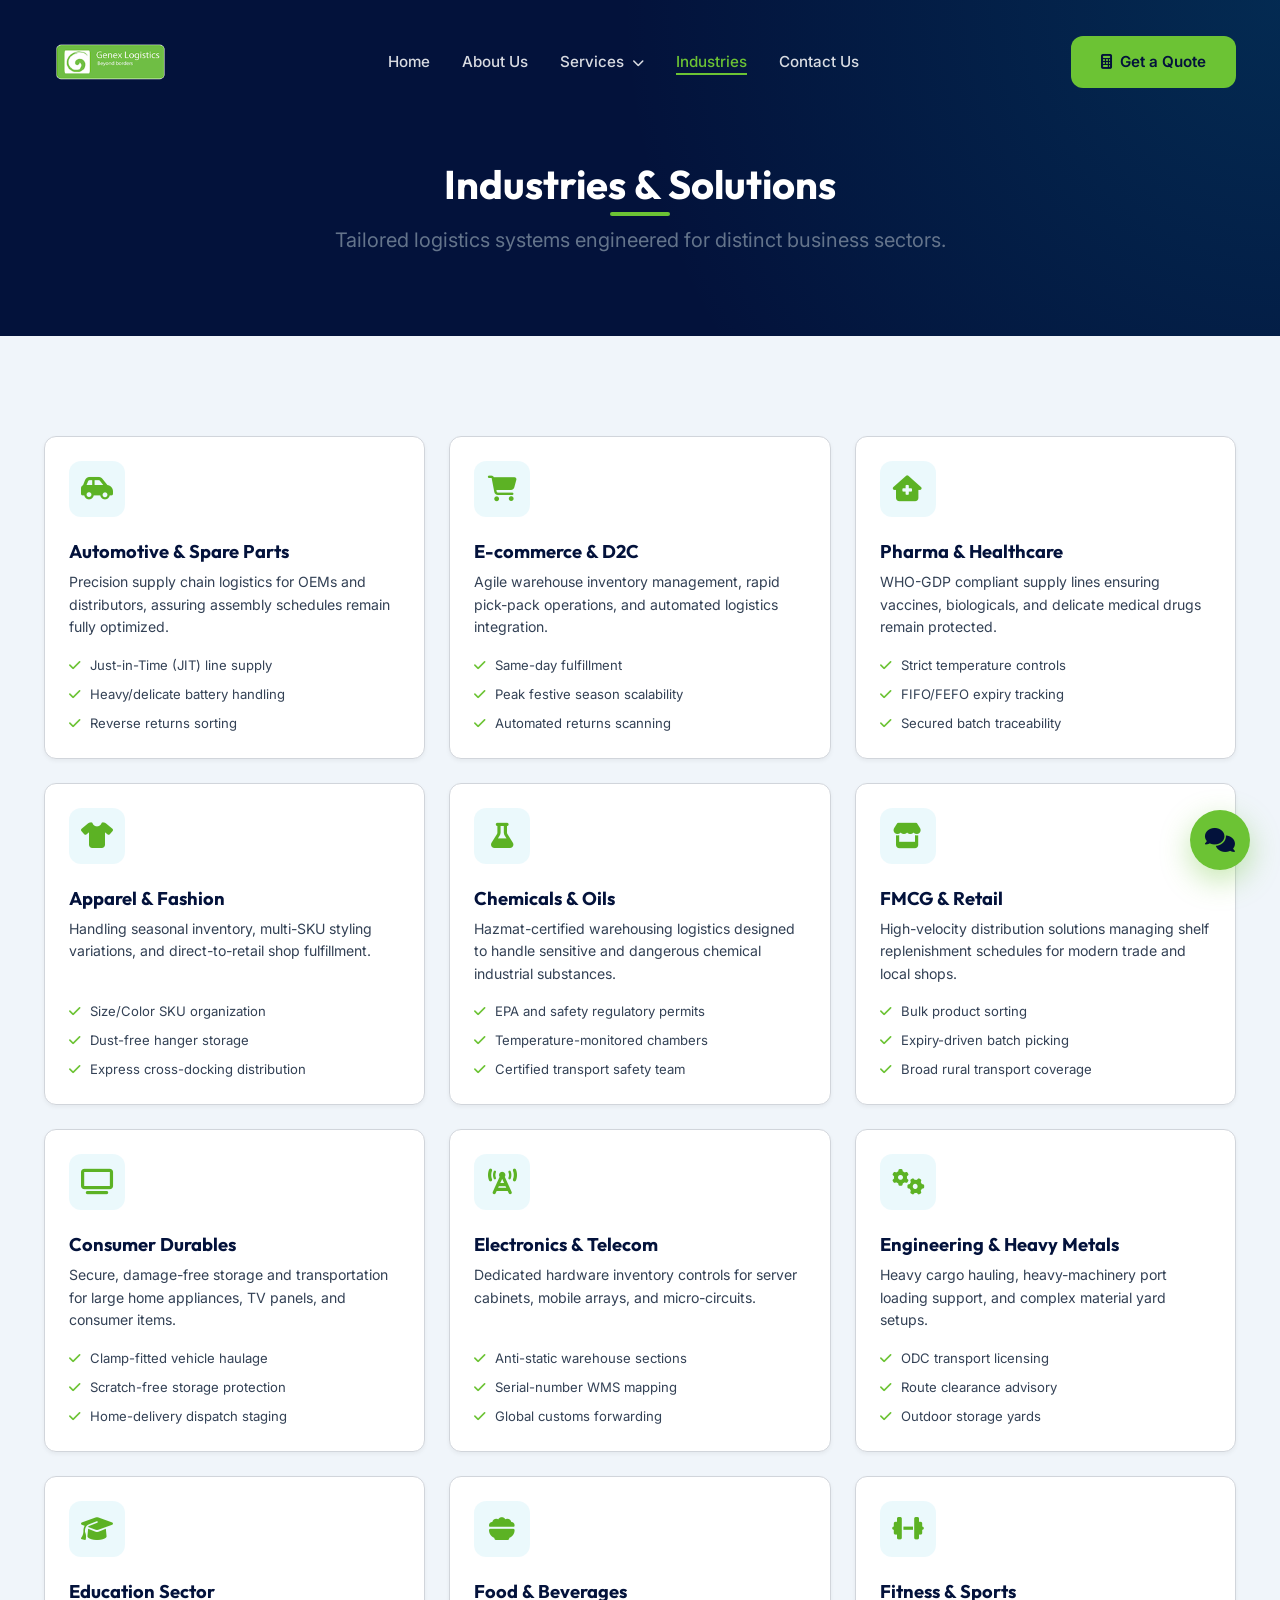
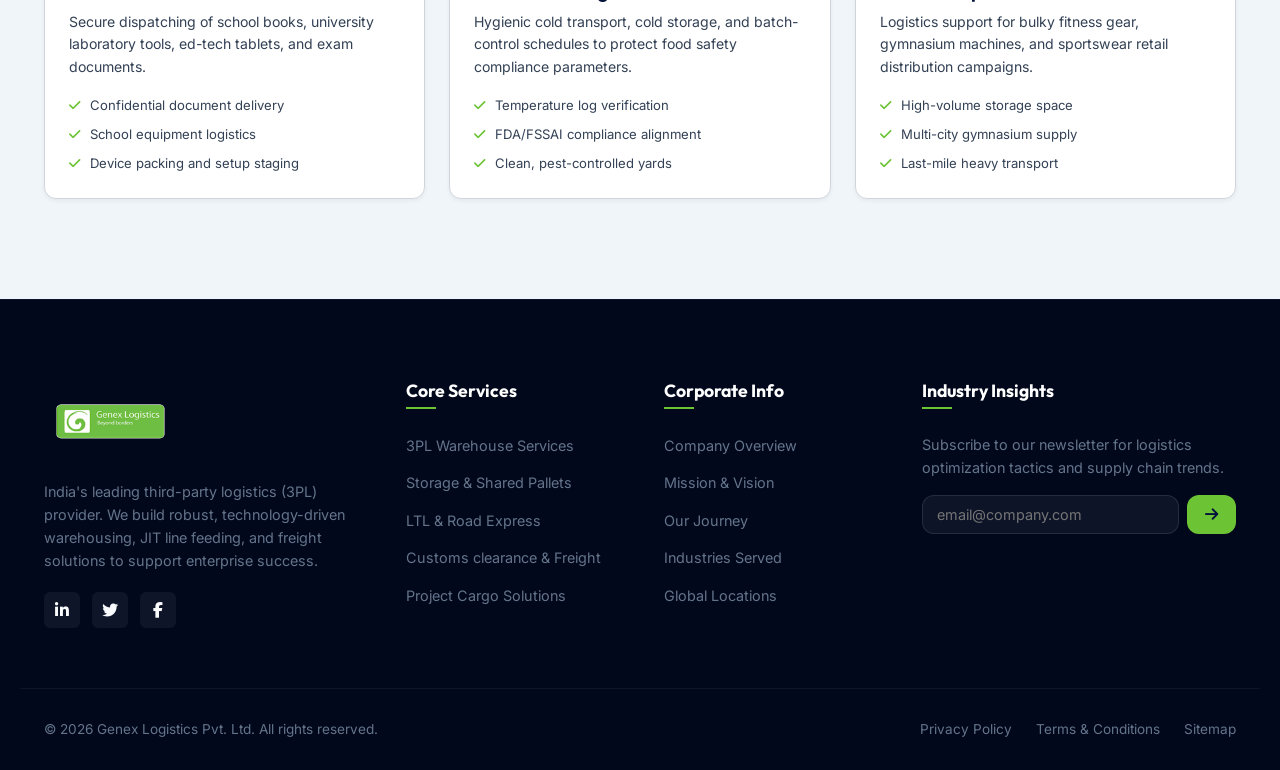
<file: industries.html>
<!DOCTYPE html>
<html lang="en">
<head>
  <meta charset="UTF-8">
  <meta name="viewport" content="width=device-width, initial-scale=1.0">
  <meta name="description" content="Explore custom supply chain solutions for the 12 key industries Genex Logistics serves: Auto, E-commerce, Pharma, Chemicals, Retail, and more.">
  <title>Industries We Serve | Genex Logistics | Specialized B2B Supply Chains</title>
  
  <!-- Custom CSS -->
  <link rel="stylesheet" href="index.css">
  
  <!-- FontAwesome Icons -->
  <link rel="stylesheet" href="https://cdnjs.cloudflare.com/ajax/libs/font-awesome/6.4.0/css/all.min.css">
</head>
<body>

  <!-- --- HEADER NAVIGATION --- -->
  <header class="scrolled">
    <div class="container nav-container">
      <a href="index.html" class="logo">
        <img src="logo.png" alt="Genex Logistics Logo" class="logo-img">
      </a>
      
      <nav class="nav-links">
        <div class="nav-item">
          <a href="index.html" class="nav-link">Home</a>
        </div>
        <div class="nav-item">
          <a href="about.html" class="nav-link">About Us</a>
        </div>
        <div class="nav-item">
          <a href="services.html" class="nav-link dropdown-trigger">Services <i class="fa-solid fa-chevron-down" style="font-size: 0.75rem; margin-left: 4px;"></i></a>
          <div class="nav-dropdown">
            <a href="services.html#3pl">3PL & Contract Logistics</a>
            <a href="services.html#warehousing">Shared Warehousing</a>
            <a href="services.html#distribution">Road Express & LTL</a>
            <a href="services.html#global">Global Air & Ocean Freight</a>
            <a href="services.html#project">Project Logistics & ODC</a>
          </div>
        </div>
        <div class="nav-item">
          <a href="industries.html" class="nav-link active">Industries</a>
        </div>
        <div class="nav-item">
          <a href="contact.html" class="nav-link">Contact Us</a>
        </div>
      </nav>
      
      <div class="nav-cta">
        <a href="contact.html" class="btn btn-primary"><i class="fa-solid fa-calculator"></i> Get a Quote</a>
        <button class="mobile-toggle" aria-label="Toggle menu">
          <span></span>
          <span></span>
          <span></span>
        </button>
      </div>
    </div>
  </header>

  <!-- --- HERO SECTION INDUSTRIES --- -->
  <section class="section section-alt" style="padding-top: 160px; padding-bottom: 80px; background-image: radial-gradient(circle at top right, rgba(6, 182, 212, 0.15), transparent 50%);">
    <div class="container">
      <div class="section-header animated fade-in-up" style="margin-bottom: 0;">
        <h2>Industries & Solutions</h2>
        <p style="color: var(--text-muted); font-size: 1.25rem;">Tailored logistics systems engineered for distinct business sectors.</p>
      </div>
    </div>
  </section>

  <!-- --- 12 INDUSTRIES GRID --- -->
  <section class="section">
    <div class="container">
      <div class="services-grid" style="grid-template-columns: repeat(3, 1fr);">
        
        <!-- Industry 1: Auto -->
        <div class="service-card animated fade-in-up" style="padding: 24px;">
          <div class="service-icon"><i class="fa-solid fa-car-side"></i></div>
          <h3 style="font-size: 1.15rem; margin-bottom: 8px;">Automotive & Spare Parts</h3>
          <p style="font-size: 0.88rem; margin-bottom: 16px;">Precision supply chain logistics for OEMs and distributors, assuring assembly schedules remain fully optimized.</p>
          <ul style="font-size: 0.82rem; color: var(--text-secondary); display: flex; flex-direction: column; gap: 8px;">
            <li><i class="fa-solid fa-check" style="color: var(--accent); margin-right: 6px;"></i> Just-in-Time (JIT) line supply</li>
            <li><i class="fa-solid fa-check" style="color: var(--accent); margin-right: 6px;"></i> Heavy/delicate battery handling</li>
            <li><i class="fa-solid fa-check" style="color: var(--accent); margin-right: 6px;"></i> Reverse returns sorting</li>
          </ul>
        </div>

        <!-- Industry 2: E-commerce -->
        <div class="service-card animated fade-in-up" style="padding: 24px;">
          <div class="service-icon"><i class="fa-solid fa-cart-shopping"></i></div>
          <h3 style="font-size: 1.15rem; margin-bottom: 8px;">E-commerce & D2C</h3>
          <p style="font-size: 0.88rem; margin-bottom: 16px;">Agile warehouse inventory management, rapid pick-pack operations, and automated logistics integration.</p>
          <ul style="font-size: 0.82rem; color: var(--text-secondary); display: flex; flex-direction: column; gap: 8px;">
            <li><i class="fa-solid fa-check" style="color: var(--accent); margin-right: 6px;"></i> Same-day fulfillment</li>
            <li><i class="fa-solid fa-check" style="color: var(--accent); margin-right: 6px;"></i> Peak festive season scalability</li>
            <li><i class="fa-solid fa-check" style="color: var(--accent); margin-right: 6px;"></i> Automated returns scanning</li>
          </ul>
        </div>

        <!-- Industry 3: Pharma -->
        <div class="service-card animated fade-in-up" style="padding: 24px;">
          <div class="service-icon"><i class="fa-solid fa-house-medical"></i></div>
          <h3 style="font-size: 1.15rem; margin-bottom: 8px;">Pharma & Healthcare</h3>
          <p style="font-size: 0.88rem; margin-bottom: 16px;">WHO-GDP compliant supply lines ensuring vaccines, biologicals, and delicate medical drugs remain protected.</p>
          <ul style="font-size: 0.82rem; color: var(--text-secondary); display: flex; flex-direction: column; gap: 8px;">
            <li><i class="fa-solid fa-check" style="color: var(--accent); margin-right: 6px;"></i> Strict temperature controls</li>
            <li><i class="fa-solid fa-check" style="color: var(--accent); margin-right: 6px;"></i> FIFO/FEFO expiry tracking</li>
            <li><i class="fa-solid fa-check" style="color: var(--accent); margin-right: 6px;"></i> Secured batch traceability</li>
          </ul>
        </div>

        <!-- Industry 4: Apparel & Fashion -->
        <div class="service-card animated fade-in-up" style="padding: 24px;">
          <div class="service-icon"><i class="fa-solid fa-shirt"></i></div>
          <h3 style="font-size: 1.15rem; margin-bottom: 8px;">Apparel & Fashion</h3>
          <p style="font-size: 0.88rem; margin-bottom: 16px;">Handling seasonal inventory, multi-SKU styling variations, and direct-to-retail shop fulfillment.</p>
          <ul style="font-size: 0.82rem; color: var(--text-secondary); display: flex; flex-direction: column; gap: 8px;">
            <li><i class="fa-solid fa-check" style="color: var(--accent); margin-right: 6px;"></i> Size/Color SKU organization</li>
            <li><i class="fa-solid fa-check" style="color: var(--accent); margin-right: 6px;"></i> Dust-free hanger storage</li>
            <li><i class="fa-solid fa-check" style="color: var(--accent); margin-right: 6px;"></i> Express cross-docking distribution</li>
          </ul>
        </div>

        <!-- Industry 5: Chemicals -->
        <div class="service-card animated fade-in-up" style="padding: 24px;">
          <div class="service-icon"><i class="fa-solid fa-flask"></i></div>
          <h3 style="font-size: 1.15rem; margin-bottom: 8px;">Chemicals & Oils</h3>
          <p style="font-size: 0.88rem; margin-bottom: 16px;">Hazmat-certified warehousing logistics designed to handle sensitive and dangerous chemical industrial substances.</p>
          <ul style="font-size: 0.82rem; color: var(--text-secondary); display: flex; flex-direction: column; gap: 8px;">
            <li><i class="fa-solid fa-check" style="color: var(--accent); margin-right: 6px;"></i> EPA and safety regulatory permits</li>
            <li><i class="fa-solid fa-check" style="color: var(--accent); margin-right: 6px;"></i> Temperature-monitored chambers</li>
            <li><i class="fa-solid fa-check" style="color: var(--accent); margin-right: 6px;"></i> Certified transport safety team</li>
          </ul>
        </div>

        <!-- Industry 6: FMCG -->
        <div class="service-card animated fade-in-up" style="padding: 24px;">
          <div class="service-icon"><i class="fa-solid fa-store"></i></div>
          <h3 style="font-size: 1.15rem; margin-bottom: 8px;">FMCG & Retail</h3>
          <p style="font-size: 0.88rem; margin-bottom: 16px;">High-velocity distribution solutions managing shelf replenishment schedules for modern trade and local shops.</p>
          <ul style="font-size: 0.82rem; color: var(--text-secondary); display: flex; flex-direction: column; gap: 8px;">
            <li><i class="fa-solid fa-check" style="color: var(--accent); margin-right: 6px;"></i> Bulk product sorting</li>
            <li><i class="fa-solid fa-check" style="color: var(--accent); margin-right: 6px;"></i> Expiry-driven batch picking</li>
            <li><i class="fa-solid fa-check" style="color: var(--accent); margin-right: 6px;"></i> Broad rural transport coverage</li>
          </ul>
        </div>

        <!-- Industry 7: Consumer Durables -->
        <div class="service-card animated fade-in-up" style="padding: 24px;">
          <div class="service-icon"><i class="fa-solid fa-tv"></i></div>
          <h3 style="font-size: 1.15rem; margin-bottom: 8px;">Consumer Durables</h3>
          <p style="font-size: 0.88rem; margin-bottom: 16px;">Secure, damage-free storage and transportation for large home appliances, TV panels, and consumer items.</p>
          <ul style="font-size: 0.82rem; color: var(--text-secondary); display: flex; flex-direction: column; gap: 8px;">
            <li><i class="fa-solid fa-check" style="color: var(--accent); margin-right: 6px;"></i> Clamp-fitted vehicle haulage</li>
            <li><i class="fa-solid fa-check" style="color: var(--accent); margin-right: 6px;"></i> Scratch-free storage protection</li>
            <li><i class="fa-solid fa-check" style="color: var(--accent); margin-right: 6px;"></i> Home-delivery dispatch staging</li>
          </ul>
        </div>

        <!-- Industry 8: Electronics & Telecom -->
        <div class="service-card animated fade-in-up" style="padding: 24px;">
          <div class="service-icon"><i class="fa-solid fa-tower-cell"></i></div>
          <h3 style="font-size: 1.15rem; margin-bottom: 8px;">Electronics & Telecom</h3>
          <p style="font-size: 0.88rem; margin-bottom: 16px;">Dedicated hardware inventory controls for server cabinets, mobile arrays, and micro-circuits.</p>
          <ul style="font-size: 0.82rem; color: var(--text-secondary); display: flex; flex-direction: column; gap: 8px;">
            <li><i class="fa-solid fa-check" style="color: var(--accent); margin-right: 6px;"></i> Anti-static warehouse sections</li>
            <li><i class="fa-solid fa-check" style="color: var(--accent); margin-right: 6px;"></i> Serial-number WMS mapping</li>
            <li><i class="fa-solid fa-check" style="color: var(--accent); margin-right: 6px;"></i> Global customs forwarding</li>
          </ul>
        </div>

        <!-- Industry 9: Engineering -->
        <div class="service-card animated fade-in-up" style="padding: 24px;">
          <div class="service-icon"><i class="fa-solid fa-gears"></i></div>
          <h3 style="font-size: 1.15rem; margin-bottom: 8px;">Engineering & Heavy Metals</h3>
          <p style="font-size: 0.88rem; margin-bottom: 16px;">Heavy cargo hauling, heavy-machinery port loading support, and complex material yard setups.</p>
          <ul style="font-size: 0.82rem; color: var(--text-secondary); display: flex; flex-direction: column; gap: 8px;">
            <li><i class="fa-solid fa-check" style="color: var(--accent); margin-right: 6px;"></i> ODC transport licensing</li>
            <li><i class="fa-solid fa-check" style="color: var(--accent); margin-right: 6px;"></i> Route clearance advisory</li>
            <li><i class="fa-solid fa-check" style="color: var(--accent); margin-right: 6px;"></i> Outdoor storage yards</li>
          </ul>
        </div>

        <!-- Industry 10: Education -->
        <div class="service-card animated fade-in-up" style="padding: 24px;">
          <div class="service-icon"><i class="fa-solid fa-graduation-cap"></i></div>
          <h3 style="font-size: 1.15rem; margin-bottom: 8px;">Education Sector</h3>
          <p style="font-size: 0.88rem; margin-bottom: 16px;">Secure dispatching of school books, university laboratory tools, ed-tech tablets, and exam documents.</p>
          <ul style="font-size: 0.82rem; color: var(--text-secondary); display: flex; flex-direction: column; gap: 8px;">
            <li><i class="fa-solid fa-check" style="color: var(--accent); margin-right: 6px;"></i> Confidential document delivery</li>
            <li><i class="fa-solid fa-check" style="color: var(--accent); margin-right: 6px;"></i> School equipment logistics</li>
            <li><i class="fa-solid fa-check" style="color: var(--accent); margin-right: 6px;"></i> Device packing and setup staging</li>
          </ul>
        </div>

        <!-- Industry 11: Food & Beverages -->
        <div class="service-card animated fade-in-up" style="padding: 24px;">
          <div class="service-icon"><i class="fa-solid fa-bowl-food"></i></div>
          <h3 style="font-size: 1.15rem; margin-bottom: 8px;">Food & Beverages</h3>
          <p style="font-size: 0.88rem; margin-bottom: 16px;">Hygienic cold transport, cold storage, and batch-control schedules to protect food safety compliance parameters.</p>
          <ul style="font-size: 0.82rem; color: var(--text-secondary); display: flex; flex-direction: column; gap: 8px;">
            <li><i class="fa-solid fa-check" style="color: var(--accent); margin-right: 6px;"></i> Temperature log verification</li>
            <li><i class="fa-solid fa-check" style="color: var(--accent); margin-right: 6px;"></i> FDA/FSSAI compliance alignment</li>
            <li><i class="fa-solid fa-check" style="color: var(--accent); margin-right: 6px;"></i> Clean, pest-controlled yards</li>
          </ul>
        </div>

        <!-- Industry 12: Fitness & Sports -->
        <div class="service-card animated fade-in-up" style="padding: 24px;">
          <div class="service-icon"><i class="fa-solid fa-dumbbell"></i></div>
          <h3 style="font-size: 1.15rem; margin-bottom: 8px;">Fitness & Sports</h3>
          <p style="font-size: 0.88rem; margin-bottom: 16px;">Logistics support for bulky fitness gear, gymnasium machines, and sportswear retail distribution campaigns.</p>
          <ul style="font-size: 0.82rem; color: var(--text-secondary); display: flex; flex-direction: column; gap: 8px;">
            <li><i class="fa-solid fa-check" style="color: var(--accent); margin-right: 6px;"></i> High-volume storage space</li>
            <li><i class="fa-solid fa-check" style="color: var(--accent); margin-right: 6px;"></i> Multi-city gymnasium supply</li>
            <li><i class="fa-solid fa-check" style="color: var(--accent); margin-right: 6px;"></i> Last-mile heavy transport</li>
          </ul>
        </div>

      </div>
    </div>
  </section>

  <!-- --- FOOTER --- -->
  <footer>
    <div class="container footer-grid">
      <div class="footer-col footer-about">
        <a href="index.html" class="logo">
          <img src="logo.png" alt="Genex Logistics Logo" class="logo-img">
         </a>
        <p>India's leading third-party logistics (3PL) provider. We build robust, technology-driven warehousing, JIT line feeding, and freight solutions to support enterprise success.</p>
        <div class="social-links">
          <a href="#" class="social-btn" aria-label="LinkedIn"><i class="fa-brands fa-linkedin-in"></i></a>
          <a href="#" class="social-btn" aria-label="Twitter"><i class="fa-brands fa-twitter"></i></a>
          <a href="#" class="social-btn" aria-label="Facebook"><i class="fa-brands fa-facebook-f"></i></a>
        </div>
      </div>
      
      <div class="footer-col">
        <h4>Core Services</h4>
        <ul class="footer-links-list">
          <li><a href="services.html#3pl">3PL Warehouse Services</a></li>
          <li><a href="services.html#warehousing">Storage & Shared Pallets</a></li>
          <li><a href="services.html#distribution">LTL & Road Express</a></li>
          <li><a href="services.html#global">Customs clearance & Freight</a></li>
          <li><a href="services.html#project">Project Cargo Solutions</a></li>
        </ul>
      </div>
      
      <div class="footer-col">
        <h4>Corporate Info</h4>
        <ul class="footer-links-list">
          <li><a href="about.html">Company Overview</a></li>
          <li><a href="about.html#values">Mission & Vision</a></li>
          <li><a href="about.html#timeline">Our Journey</a></li>
          <li><a href="industries.html">Industries Served</a></li>
          <li><a href="contact.html">Global Locations</a></li>
        </ul>
      </div>
      
      <div class="footer-col footer-newsletter">
        <h4>Industry Insights</h4>
        <p>Subscribe to our newsletter for logistics optimization tactics and supply chain trends.</p>
        <form class="newsletter-form">
          <input type="email" placeholder="email@company.com" class="form-control" required style="background-color: rgba(255, 255, 255, 0.05); border-color: rgba(255, 255, 255, 0.1); color: var(--text-light);">
          <button type="submit" class="btn btn-primary" aria-label="Subscribe"><i class="fa-solid fa-arrow-right"></i></button>
        </form>
      </div>
    </div>
    
    <div class="container footer-bottom">
      <p>&copy; 2026 Genex Logistics Pvt. Ltd. All rights reserved.</p>
      <div class="footer-bottom-links">
        <a href="#">Privacy Policy</a>
        <a href="#">Terms & Conditions</a>
        <a href="#">Sitemap</a>
      </div>
    </div>
  </footer>

  <!-- Main JavaScript & Analytics Tracker -->
  <script src="tracker.js"></script>
  <script src="index.js"></script>
</body>
</html>
</file>
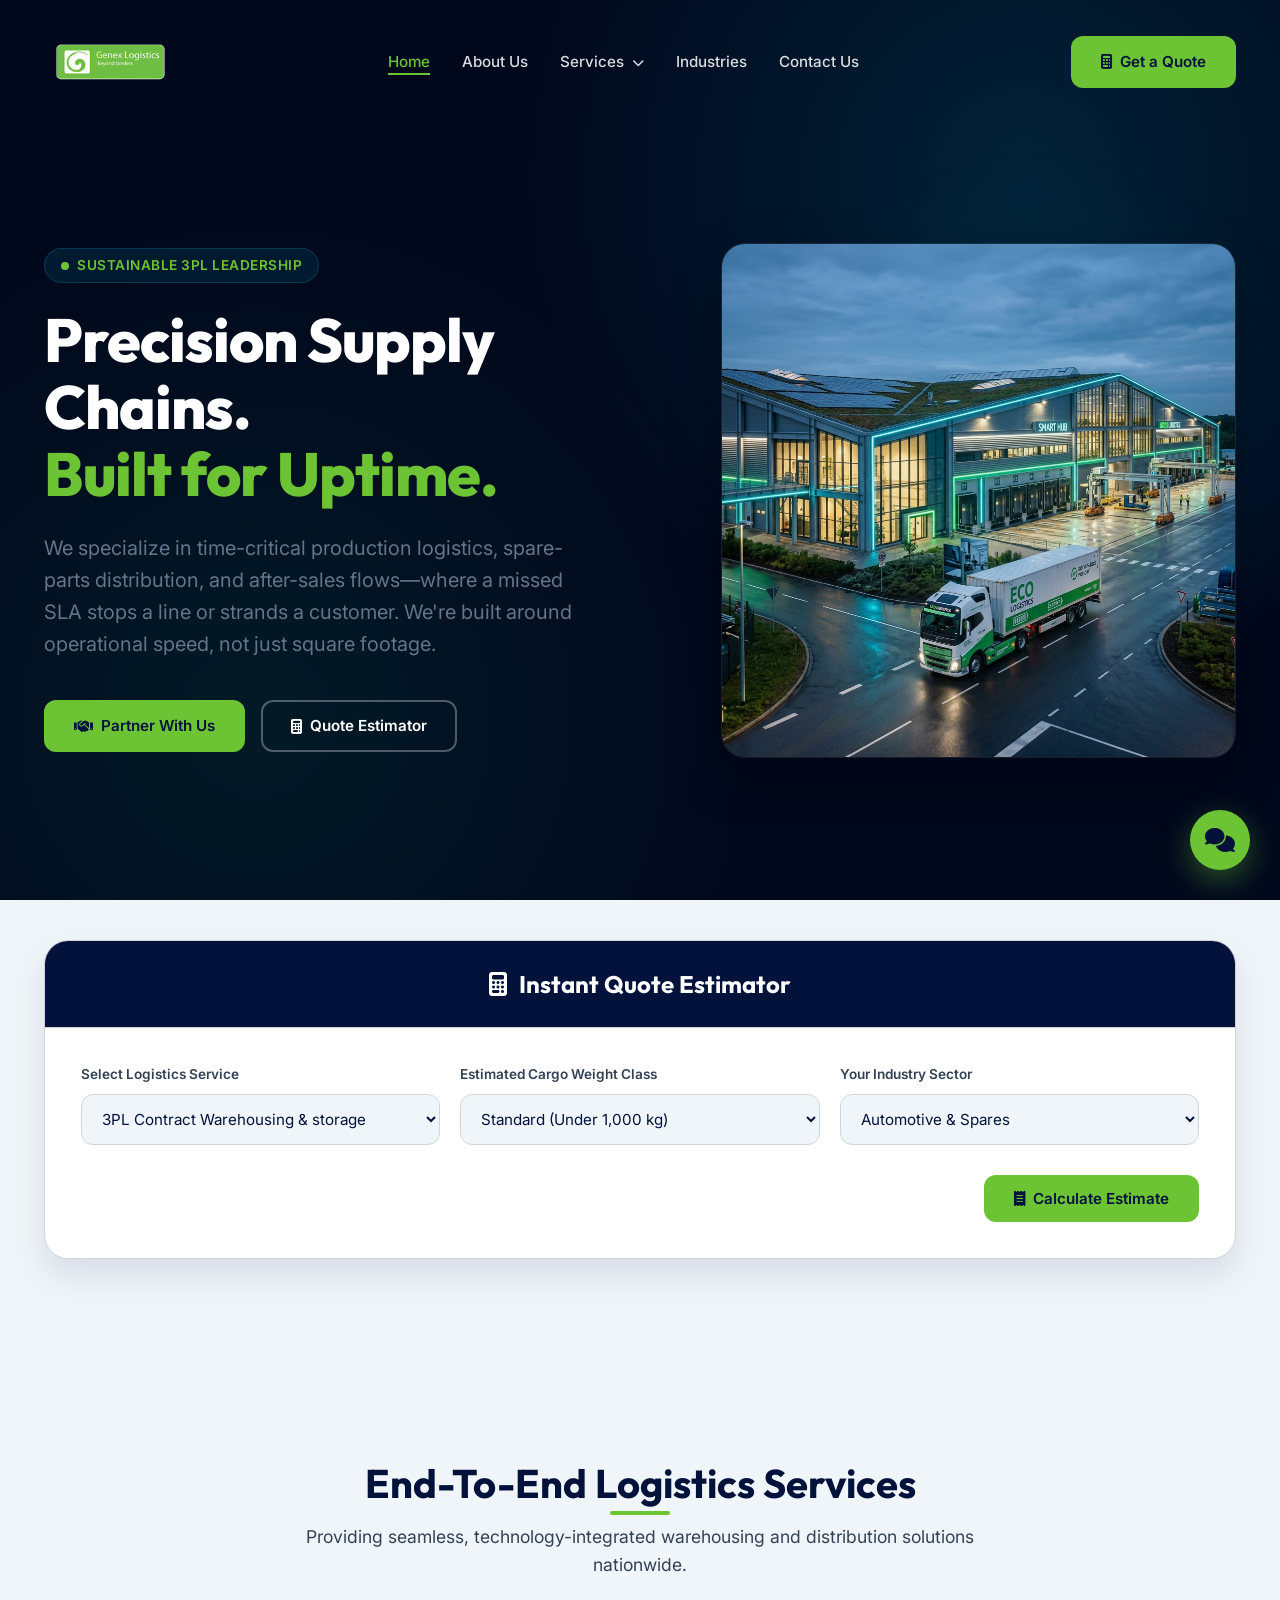
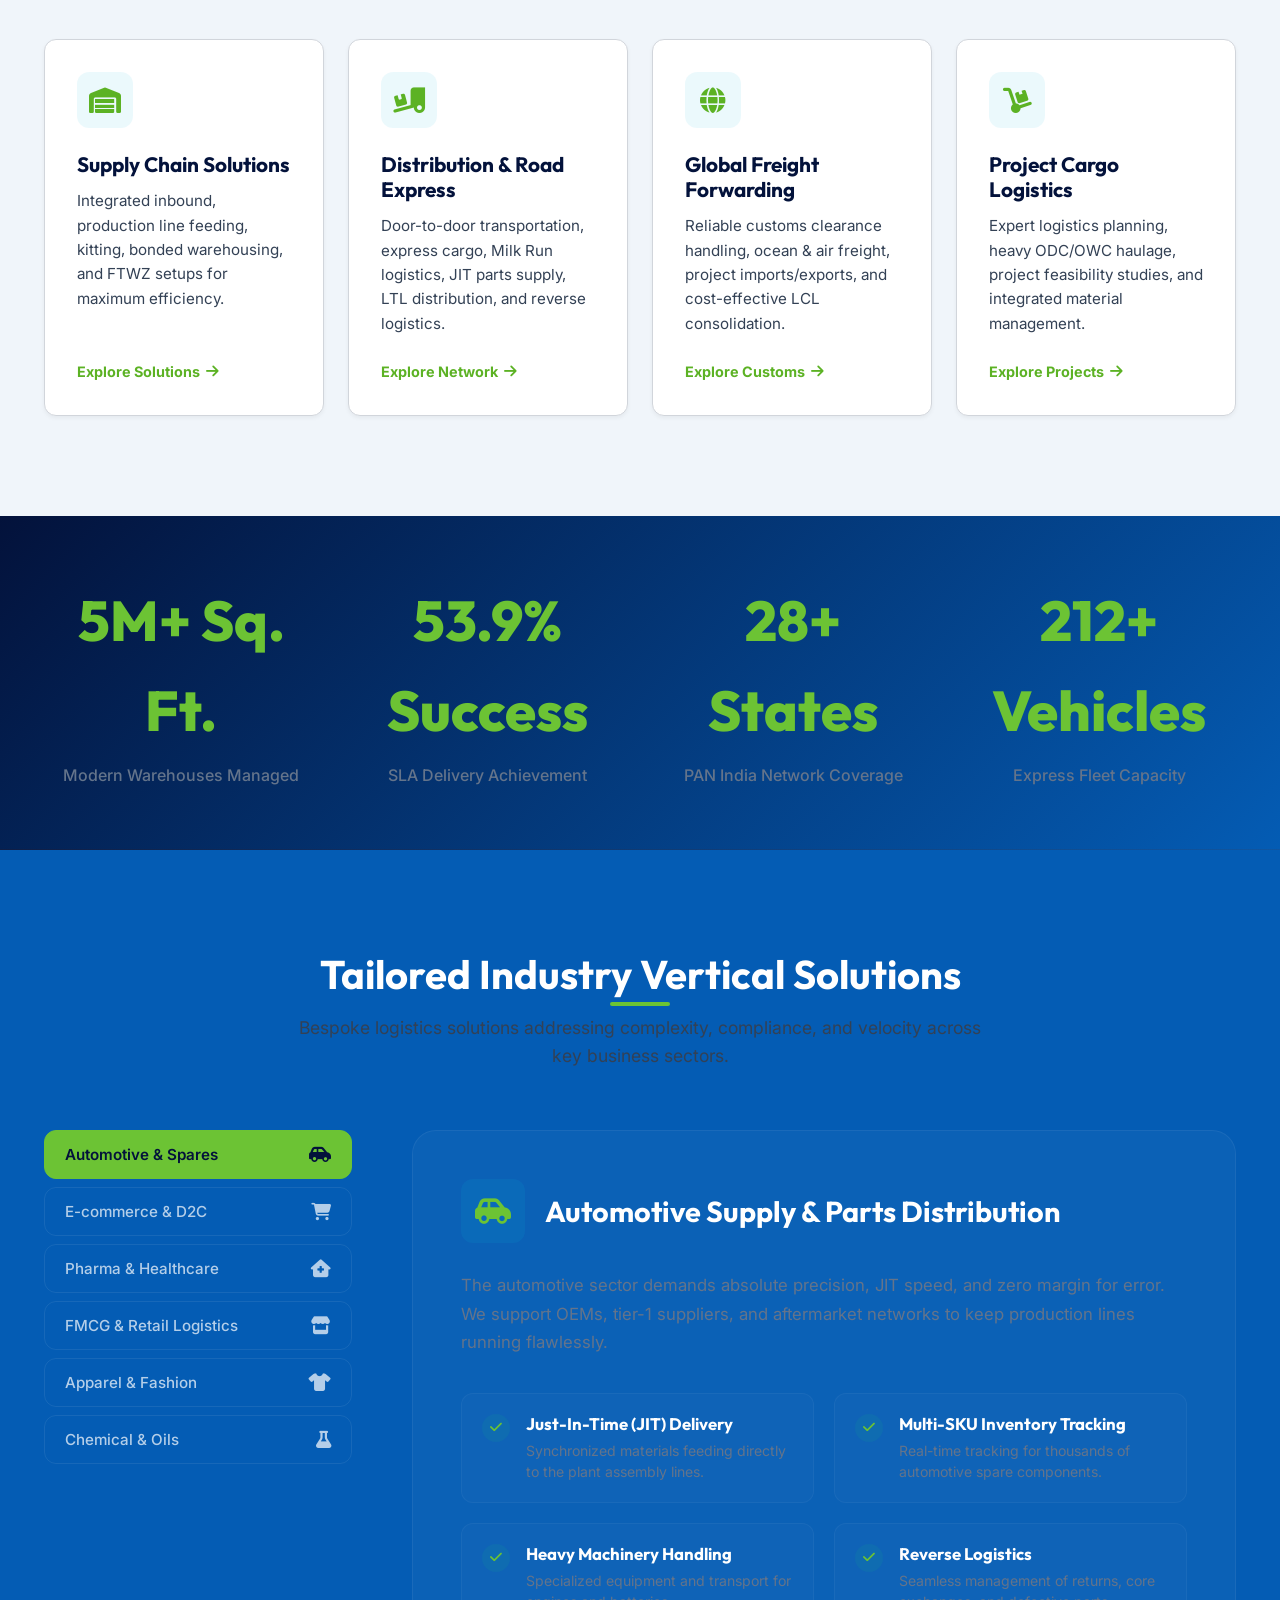
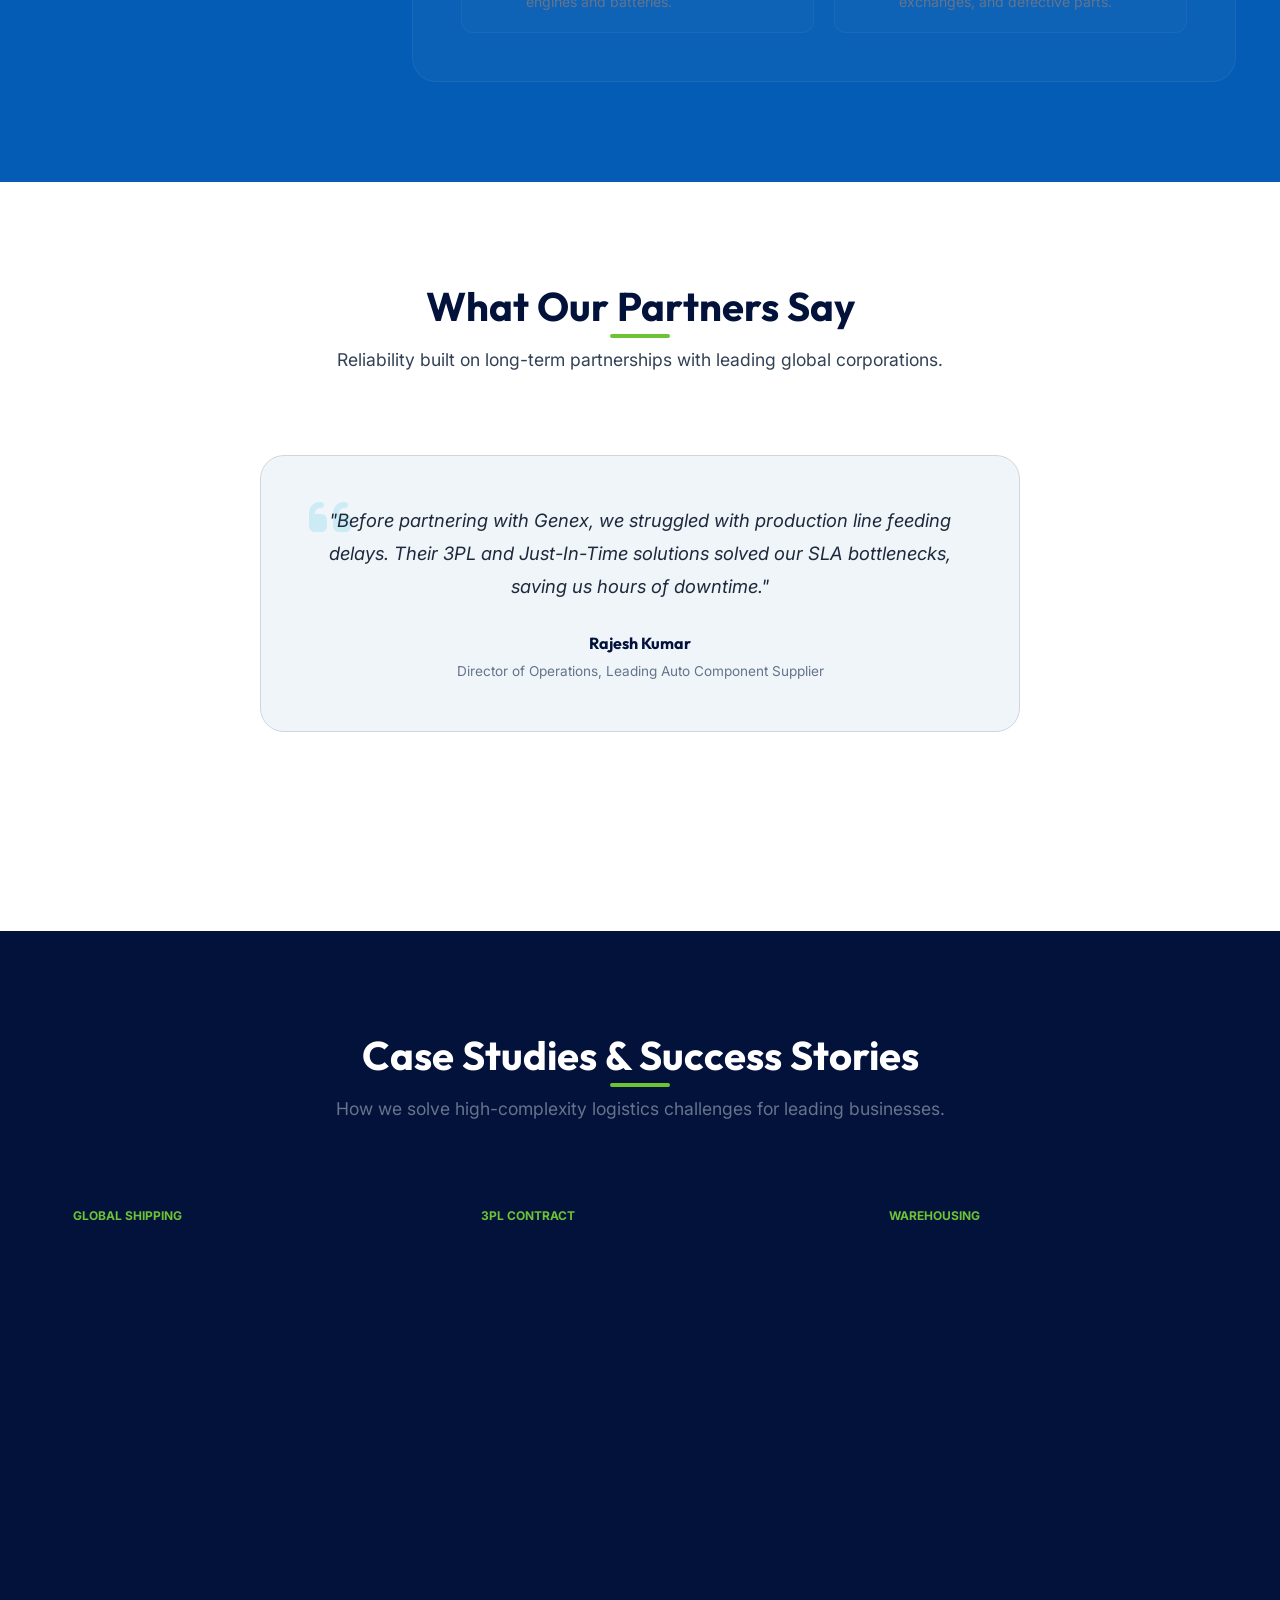
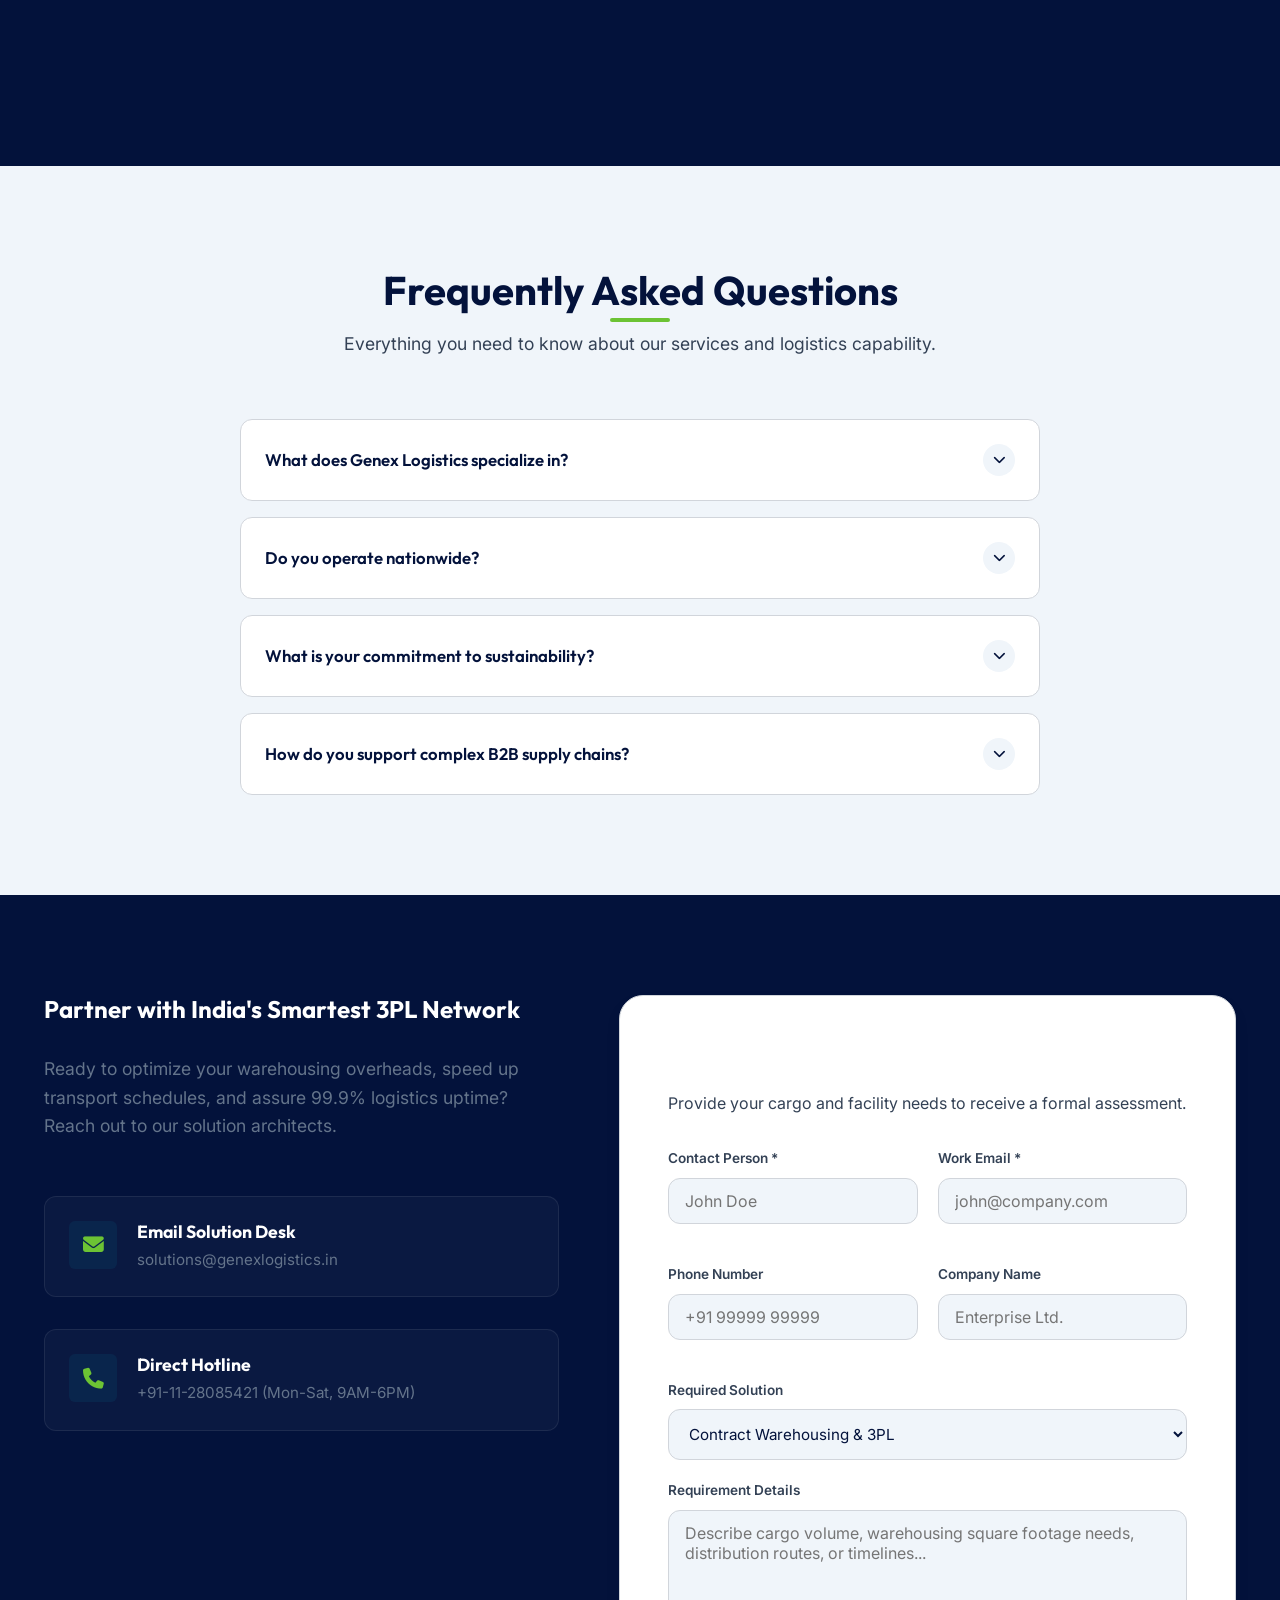
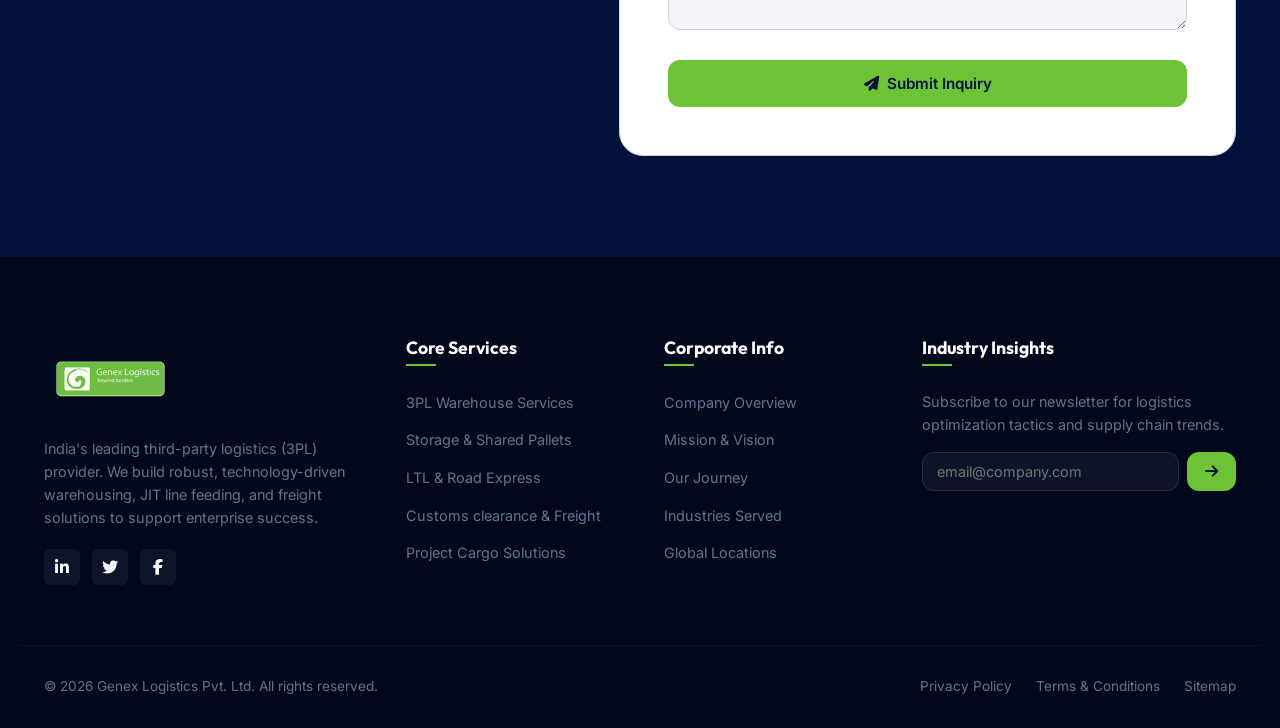
<file: quote-widget.html>
<!DOCTYPE html>
<html lang="en">
<head>
  <meta charset="UTF-8">
  <meta name="viewport" content="width=device-width, initial-scale=1.0">
  <meta name="description" content="Genex Logistics is India's leading 3PL supply chain & warehousing services company. Specialized in high-complexity flows, JIT, e-commerce, pharma, and global distribution.">
  <title>Genex Logistics | Premium 3PL Warehousing & Supply Chain Solutions</title>
  
  <!-- Custom CSS -->
  <style>
@import url('https://fonts.googleapis.com/css2?family=Inter:wght@300;400;500;600;700&family=Outfit:wght@400;500;600;700;800&display=swap');

/* --- CUSTOM PROPERTIES --- */
:root {
  --primary: #03123b;          /* Genex Dark Navy Blue */
  --primary-light: #045cb4;    /* Genex Secondary Blue */
  --primary-dark: #01081c;     /* Deep Navy Shadow */
  --accent: #6cc334;           /* Genex Lime Green */
  --accent-hover: #5cb224;
  --accent-green: #6cc334;     /* Genex Lime Green */
  --accent-green-hover: #5cb224;
  --bg-light: #f0f5fa;         /* Genex Light Blue-Gray */
  --bg-white: #ffffff;
  --border-color: #d1d5db;
  
  --text-primary: #1e293b;     /* Slate 800 */
  --text-secondary: #334155;   /* Slate 700 */
  --text-muted: #64748b;       /* Slate 500 */
  --text-light: #f8fafc;       /* Slate 50 */
  
  --shadow-sm: 0 2px 4px rgba(0, 0, 0, 0.05);
  --shadow-md: 0 8px 16px rgba(3, 18, 59, 0.06);
  --shadow-lg: 0 16px 32px rgba(3, 18, 59, 0.1);
  --shadow-inset: inset 0 2px 4px rgba(0, 0, 0, 0.06);
  
  --radius-sm: 6px;
  --radius-md: 12px;
  --radius-lg: 24px;
  --radius-xl: 36px;
  
  --font-sans: 'Inter', sans-serif;
  --font-display: 'Outfit', sans-serif;
  
  --transition-fast: 0.2s ease;
  --transition-normal: 0.35s cubic-bezier(0.16, 1, 0.3, 1);
  --transition-slow: 0.6s cubic-bezier(0.16, 1, 0.3, 1);
}

/* --- RESET & BASE STYLES --- */
*, *::before, *::after {
  box-sizing: border-box;
  margin: 0;
  padding: 0;
}

html {
  scroll-behavior: smooth;
  font-family: var(--font-sans);
  color: var(--text-primary);
  background-color: var(--bg-light);
  line-height: 1.6;
}

body {
  overflow-x: hidden;
  display: flex;
  flex-direction: column;
  min-height: 100vh;
}

h1, h2, h3, h4, h5, h6 {
  font-family: var(--font-display);
  font-weight: 700;
  line-height: 1.2;
  color: var(--primary);
}

a {
  text-decoration: none;
  color: inherit;
  transition: var(--transition-fast);
}

img {
  max-width: 100%;
  height: auto;
  display: block;
}

ul, ol {
  list-style: none;
}

/* --- LAYOUT UTILITIES --- */
.container {
  width: 100%;
  max-width: 1240px;
  margin: 0 auto;
  padding: 0 24px;
}

.section {
  padding: 100px 0;
}

.section-alt {
  background-color: var(--primary);
  color: var(--text-light);
}

.section-alt h2 {
  color: var(--bg-white);
}

.section-header {
  text-align: center;
  max-width: 700px;
  margin: 0 auto 60px;
}

.section-header h2 {
  font-size: 2.5rem;
  margin-bottom: 16px;
  position: relative;
  display: inline-block;
}

.section-header h2::after {
  content: '';
  position: absolute;
  bottom: -8px;
  left: 50%;
  transform: translateX(-50%);
  width: 60px;
  height: 4px;
  background-color: var(--accent);
  border-radius: 2px;
}

.section-header p {
  color: var(--text-secondary);
  font-size: 1.1rem;
}

.section-alt .section-header p {
  color: var(--text-muted);
}

/* --- BUTTONS --- */
.btn {
  display: inline-flex;
  align-items: center;
  justify-content: center;
  padding: 12px 28px;
  font-size: 0.95rem;
  font-weight: 600;
  border-radius: var(--radius-md);
  cursor: pointer;
  transition: all var(--transition-fast);
  font-family: var(--font-sans);
  border: 2px solid transparent;
  gap: 8px;
}

.btn-primary {
  background-color: var(--accent);
  color: var(--primary);
}

.btn-primary:hover {
  background-color: var(--accent-hover);
  transform: translateY(-2px);
  box-shadow: 0 8px 20px rgba(6, 182, 212, 0.3);
}

.btn-secondary {
  background-color: transparent;
  border-color: var(--border-color);
  color: var(--primary);
}

.btn-secondary:hover {
  background-color: var(--border-color);
  transform: translateY(-2px);
}

.btn-white {
  background-color: var(--bg-white);
  color: var(--primary);
}

.btn-white:hover {
  background-color: var(--text-light);
  transform: translateY(-2px);
  box-shadow: 0 8px 20px rgba(255, 255, 255, 0.15);
}

.btn-outline-white {
  background-color: transparent;
  border-color: rgba(255, 255, 255, 0.3);
  color: var(--bg-white);
}

.btn-outline-white:hover {
  background-color: rgba(255, 255, 255, 0.1);
  border-color: var(--bg-white);
  transform: translateY(-2px);
}

/* --- NAVIGATION HEADER --- */
header {
  position: fixed;
  top: 0;
  left: 0;
  width: 100%;
  z-index: 1000;
  transition: all var(--transition-normal);
  padding: 20px 0;
}

header.scrolled {
  background-color: rgba(3, 18, 59, 0.92);
  backdrop-filter: blur(12px);
  -webkit-backdrop-filter: blur(12px);
  box-shadow: var(--shadow-md);
  padding: 12px 0;
}

.nav-container {
  display: flex;
  align-items: center;
  justify-content: space-between;
}

.logo {
  display: flex;
  align-items: center;
  gap: 10px;
}

.logo-img {
  height: 84px;
  width: auto;
  display: block;
  object-fit: contain;
  transition: transform var(--transition-fast);
}

.logo-img:hover {
  transform: scale(1.03);
}

.logo-icon {
  width: 40px;
  height: 40px;
  background: linear-gradient(135deg, var(--accent), var(--accent-green));
  border-radius: var(--radius-sm);
  display: flex;
  align-items: center;
  justify-content: center;
  color: var(--primary);
  font-weight: 800;
  font-size: 1.4rem;
  font-family: var(--font-display);
}

.logo-text {
  font-size: 1.5rem;
  font-weight: 800;
  color: var(--bg-white);
  letter-spacing: -0.5px;
  font-family: var(--font-display);
}

.logo-text span {
  color: var(--accent);
}

/* Scrolled navigation text changes if required, but since header is always dark blue, we keep text white for high contrast */
.nav-links {
  display: flex;
  align-items: center;
  gap: 32px;
}

.nav-item {
  position: relative;
}

.nav-link {
  color: rgba(255, 255, 255, 0.85);
  font-weight: 500;
  font-size: 0.95rem;
  padding: 8px 0;
}

.nav-link:hover, .nav-link.active {
  color: var(--accent);
}

.nav-link::after {
  content: '';
  position: absolute;
  bottom: 0;
  left: 0;
  width: 0;
  height: 2px;
  background-color: var(--accent);
  transition: var(--transition-fast);
}

.nav-link:hover::after, .nav-link.active::after {
  width: 100%;
}

.nav-cta {
  display: flex;
  align-items: center;
  gap: 16px;
}

/* Dropdown styling */
.nav-dropdown {
  position: absolute;
  top: 100%;
  left: 50%;
  transform: translateX(-50%) translateY(10px);
  width: 250px;
  background-color: var(--primary-light);
  border: 1px solid rgba(255, 255, 255, 0.1);
  border-radius: var(--radius-md);
  padding: 12px;
  opacity: 0;
  visibility: hidden;
  transition: all var(--transition-normal);
  box-shadow: var(--shadow-lg);
}

.nav-item:hover .nav-dropdown {
  opacity: 1;
  visibility: visible;
  transform: translateX(-50%) translateY(0);
}

.nav-dropdown a {
  display: block;
  padding: 10px 14px;
  color: var(--text-light);
  border-radius: var(--radius-sm);
  font-size: 0.9rem;
  font-weight: 500;
}

.nav-dropdown a:hover {
  background-color: rgba(255, 255, 255, 0.05);
  color: var(--accent);
  padding-left: 18px;
}

/* Mobile Menu Toggle */
.mobile-toggle {
  display: none;
  background: none;
  border: none;
  cursor: pointer;
  position: relative;
  width: 28px;
  height: 20px;
}

.mobile-toggle span {
  display: block;
  width: 100%;
  height: 2px;
  background-color: var(--bg-white);
  border-radius: 2px;
  position: absolute;
  left: 0;
  transition: all var(--transition-fast);
}

.mobile-toggle span:nth-child(1) { top: 0; }
.mobile-toggle span:nth-child(2) { top: 9px; }
.mobile-toggle span:nth-child(3) { top: 18px; }

.mobile-toggle.active span:nth-child(1) { transform: translateY(9px) rotate(45deg); }
.mobile-toggle.active span:nth-child(2) { opacity: 0; }
.mobile-toggle.active span:nth-child(3) { transform: translateY(-9px) rotate(-45deg); }

/* --- HERO SECTION --- */
.hero {
  position: relative;
  min-height: 100vh;
  background-color: var(--primary-dark);
  background-image: 
    radial-gradient(circle at 80% 20%, rgba(6, 182, 212, 0.15) 0%, transparent 40%),
    radial-gradient(circle at 20% 80%, rgba(16, 185, 129, 0.1) 0%, transparent 40%);
  display: flex;
  align-items: center;
  padding-top: 100px; /* spacing for fixed header */
  overflow: hidden;
}

.hero-grid {
  display: grid;
  grid-template-columns: 1.1fr 0.9fr;
  gap: 48px;
  align-items: center;
}

.hero-content {
  z-index: 10;
}

.hero-badge {
  display: inline-flex;
  align-items: center;
  gap: 8px;
  background-color: rgba(6, 182, 212, 0.1);
  border: 1px solid rgba(6, 182, 212, 0.2);
  color: var(--accent);
  padding: 6px 16px;
  border-radius: 100px;
  font-size: 0.85rem;
  font-weight: 600;
  margin-bottom: 24px;
  letter-spacing: 0.5px;
  text-transform: uppercase;
}

.hero-badge span {
  width: 8px;
  height: 8px;
  background-color: var(--accent-green);
  border-radius: 50%;
  animation: pulse 2s infinite;
}

@keyframes pulse {
  0% { transform: scale(0.95); box-shadow: 0 0 0 0 rgba(16, 185, 129, 0.7); }
  70% { transform: scale(1); box-shadow: 0 0 0 6px rgba(16, 185, 129, 0); }
  100% { transform: scale(0.95); box-shadow: 0 0 0 0 rgba(16, 185, 129, 0); }
}

.hero h1 {
  color: var(--bg-white);
  font-size: 3.8rem;
  font-weight: 800;
  line-height: 1.1;
  margin-bottom: 24px;
  letter-spacing: -1px;
}

.hero h1 span {
  background: linear-gradient(135deg, var(--accent) 0%, var(--accent-green) 100%);
  -webkit-background-clip: text;
  -webkit-text-fill-color: transparent;
}

.hero p.lead {
  color: var(--text-muted);
  font-size: 1.25rem;
  margin-bottom: 40px;
  max-width: 540px;
}

.hero-actions {
  display: flex;
  gap: 16px;
}

.hero-image-container {
  position: relative;
  z-index: 5;
}

/* Background grid vector graphic styling */
.hero-vector {
  position: absolute;
  right: -100px;
  top: -100px;
  width: 600px;
  height: 600px;
  background: radial-gradient(circle, rgba(6, 182, 212, 0.08) 0%, transparent 70%);
  z-index: 1;
  pointer-events: none;
}

.hero-illustration {
  width: 100%;
  border-radius: var(--radius-lg);
  box-shadow: 0 20px 50px rgba(0, 0, 0, 0.3);
  border: 1px solid rgba(255, 255, 255, 0.08);
}

/* --- THE LOGISTICS HUB WIDGET (TRACKER & ESTIMATOR) --- */
.logistics-hub {
  margin-top: -60px;
  position: relative;
  z-index: 30;
}

.widget-card {
  background: var(--bg-white);
  border-radius: var(--radius-lg);
  box-shadow: var(--shadow-lg);
  border: 1px solid var(--border-color);
  overflow: hidden;
}

.widget-header-standalone {
  padding: 24px;
  text-align: center;
  background-color: var(--primary);
  color: var(--bg-white);
  font-family: var(--font-display);
  font-size: 1.5rem;
  font-weight: 700;
  display: flex;
  align-items: center;
  justify-content: center;
  gap: 12px;
  border-bottom: 1px solid var(--border-color);
}

.widget-tabs {
  display: flex;
  background-color: var(--bg-light);
  border-bottom: 1px solid var(--border-color);
}

.widget-tab {
  flex: 1;
  padding: 18px 24px;
  font-family: var(--font-display);
  font-weight: 600;
  font-size: 1.05rem;
  color: var(--text-secondary);
  background: none;
  border: none;
  cursor: pointer;
  transition: all var(--transition-fast);
  display: flex;
  align-items: center;
  justify-content: center;
  gap: 12px;
}

.widget-tab i {
  font-size: 1.2rem;
}

.widget-tab:hover {
  color: var(--primary);
  background-color: rgba(15, 23, 42, 0.02);
}

.widget-tab.active {
  color: var(--accent-hover);
  background-color: var(--bg-white);
  border-bottom: 3px solid var(--accent);
  padding-bottom: 15px; /* adjust for border */
}

.widget-content {
  padding: 36px;
}

.widget-panel {
  display: none;
}

.widget-panel.active {
  display: block;
  animation: fadeIn 0.4s ease;
}

@keyframes fadeIn {
  from { opacity: 0; transform: translateY(8px); }
  to { opacity: 1; transform: translateY(0); }
}

/* Tracker styling */
.tracker-form-group {
  display: flex;
  gap: 16px;
  max-width: 800px;
  margin: 0 auto;
}

.input-wrapper {
  position: relative;
  flex: 1;
}

.input-wrapper i {
  position: absolute;
  left: 16px;
  top: 50%;
  transform: translateY(-50%);
  color: var(--text-muted);
}

.form-control {
  width: 100%;
  padding: 16px 16px 16px 48px;
  border: 1.5px solid var(--border-color);
  border-radius: var(--radius-md);
  font-size: 1rem;
  font-family: var(--font-sans);
  color: var(--primary);
  background-color: var(--bg-light);
  transition: all var(--transition-fast);
}

.form-control:focus {
  outline: none;
  border-color: var(--accent);
  background-color: var(--bg-white);
  box-shadow: 0 0 0 4px rgba(6, 182, 212, 0.1);
}

.tracker-result {
  margin-top: 32px;
  padding: 24px;
  background-color: var(--bg-light);
  border-radius: var(--radius-md);
  border-left: 4px solid var(--accent);
  display: none;
}

.tracker-meta {
  display: flex;
  justify-content: space-between;
  border-bottom: 1px solid var(--border-color);
  padding-bottom: 16px;
  margin-bottom: 24px;
  font-size: 0.9rem;
  color: var(--text-secondary);
}

.tracker-meta span strong {
  color: var(--primary);
}

.tracking-timeline {
  display: flex;
  justify-content: space-between;
  position: relative;
  padding: 0 20px;
}

.tracking-timeline::before {
  content: '';
  position: absolute;
  top: 25px;
  left: 40px;
  right: 40px;
  height: 4px;
  background-color: var(--border-color);
  z-index: 1;
}

.timeline-progress-bar {
  position: absolute;
  top: 25px;
  left: 40px;
  height: 4px;
  background: linear-gradient(to right, var(--accent-green), var(--accent));
  z-index: 2;
  width: 0%;
  transition: width 1s ease;
}

.timeline-step {
  display: flex;
  flex-direction: column;
  align-items: center;
  position: relative;
  z-index: 5;
  text-align: center;
  flex: 1;
}

.step-node {
  width: 50px;
  height: 50px;
  border-radius: 50%;
  background-color: var(--bg-white);
  border: 4px solid var(--border-color);
  display: flex;
  align-items: center;
  justify-content: center;
  color: var(--text-muted);
  font-weight: 700;
  transition: all var(--transition-normal);
  box-shadow: var(--shadow-sm);
  font-size: 1.1rem;
}

.timeline-step.completed .step-node {
  border-color: var(--accent-green);
  background-color: var(--accent-green);
  color: var(--bg-white);
}

.timeline-step.active .step-node {
  border-color: var(--accent);
  color: var(--accent);
  box-shadow: 0 0 0 6px rgba(6, 182, 212, 0.15);
}

.step-label {
  margin-top: 12px;
  font-size: 0.85rem;
  font-weight: 600;
  color: var(--text-muted);
  font-family: var(--font-display);
}

.timeline-step.completed .step-label {
  color: var(--accent-green-hover);
}

.timeline-step.active .step-label {
  color: var(--accent-hover);
  font-weight: 700;
}

.step-time {
  font-size: 0.75rem;
  color: var(--text-muted);
  margin-top: 4px;
}

/* Estimator Tab styling */
.estimator-grid {
  display: grid;
  grid-template-columns: repeat(3, 1fr);
  gap: 20px;
}

.form-group-select {
  display: flex;
  flex-direction: column;
  gap: 8px;
}

.form-group-select label {
  font-size: 0.85rem;
  font-weight: 600;
  color: var(--text-secondary);
}

.form-select {
  padding: 14px 16px;
  border: 1.5px solid var(--border-color);
  border-radius: var(--radius-md);
  font-size: 0.95rem;
  font-family: var(--font-sans);
  color: var(--primary);
  background-color: var(--bg-light);
  cursor: pointer;
  outline: none;
}

.form-select:focus {
  border-color: var(--accent);
  background-color: var(--bg-white);
}

.estimator-submit {
  grid-column: span 3;
  display: flex;
  justify-content: flex-end;
  margin-top: 10px;
}

.estimator-result {
  margin-top: 32px;
  padding: 24px;
  background-color: #f0fdf4;
  border: 1px solid rgba(16, 185, 129, 0.2);
  border-radius: var(--radius-md);
  display: none;
}

.estimator-result-grid {
  display: grid;
  grid-template-columns: 2fr 1fr;
  gap: 24px;
  align-items: center;
}

.estimator-summary h4 {
  color: var(--accent-green-hover);
  font-size: 1.2rem;
  margin-bottom: 8px;
}

.estimator-summary p {
  color: var(--text-secondary);
  font-size: 0.95rem;
}

.estimator-price-block {
  text-align: right;
  border-left: 2px solid rgba(16, 185, 129, 0.1);
  padding-left: 24px;
}

.price-title {
  font-size: 0.8rem;
  text-transform: uppercase;
  color: var(--text-secondary);
  letter-spacing: 0.5px;
}

.price-amount {
  font-size: 2.2rem;
  font-weight: 800;
  color: var(--primary);
  font-family: var(--font-display);
}

.price-sub {
  font-size: 0.75rem;
  color: var(--text-muted);
}

/* --- SERVICES CARD GRID --- */
.services-grid {
  display: grid;
  grid-template-columns: repeat(4, 1fr);
  gap: 24px;
}

.service-card {
  background-color: var(--bg-white);
  border-radius: var(--radius-md);
  border: 1px solid var(--border-color);
  padding: 32px;
  transition: all var(--transition-normal);
  display: flex;
  flex-direction: column;
  height: 100%;
  box-shadow: var(--shadow-sm);
}

.service-card:hover {
  transform: translateY(-8px);
  box-shadow: var(--shadow-lg);
  border-color: rgba(6, 182, 212, 0.3);
}

.service-icon {
  width: 56px;
  height: 56px;
  background-color: rgba(6, 182, 212, 0.08);
  color: var(--accent-hover);
  border-radius: var(--radius-md);
  display: flex;
  align-items: center;
  justify-content: center;
  font-size: 1.6rem;
  margin-bottom: 24px;
  transition: all var(--transition-fast);
}

.service-card:hover .service-icon {
  background-color: var(--accent);
  color: var(--primary);
}

.service-card h3 {
  font-size: 1.3rem;
  margin-bottom: 12px;
  font-weight: 700;
}

.service-card p {
  color: var(--text-secondary);
  font-size: 0.95rem;
  margin-bottom: 24px;
  flex-grow: 1;
}

.service-link {
  font-size: 0.9rem;
  font-weight: 700;
  color: var(--accent-hover);
  display: inline-flex;
  align-items: center;
  gap: 6px;
}

.service-link i {
  transition: transform var(--transition-fast);
}

.service-card:hover .service-link i {
  transform: translateX(4px);
}

/* --- INDUSTRIES GRID & SOLUTION SWITCHER --- */
.industries-section {
  background-color: var(--primary-light);
  color: var(--text-light);
}

.industries-section h2 {
  color: var(--bg-white);
}

.industry-tabs-container {
  display: grid;
  grid-template-columns: 320px 1fr;
  gap: 48px;
  align-items: start;
}

.industry-menu {
  display: flex;
  flex-direction: column;
  gap: 8px;
  max-height: 550px;
  overflow-y: auto;
  padding-right: 12px;
}

/* Custom scrollbar for industry menu */
.industry-menu::-webkit-scrollbar {
  width: 6px;
}
.industry-menu::-webkit-scrollbar-track {
  background: rgba(255, 255, 255, 0.05);
  border-radius: 3px;
}
.industry-menu::-webkit-scrollbar-thumb {
  background: rgba(255, 255, 255, 0.15);
  border-radius: 3px;
}
.industry-menu::-webkit-scrollbar-thumb:hover {
  background: rgba(255, 255, 255, 0.3);
}

.industry-menu-btn {
  background: transparent;
  border: 1px solid rgba(255, 255, 255, 0.08);
  color: rgba(255, 255, 255, 0.7);
  padding: 14px 20px;
  border-radius: var(--radius-md);
  text-align: left;
  cursor: pointer;
  font-family: var(--font-sans);
  font-weight: 500;
  font-size: 0.95rem;
  display: flex;
  align-items: center;
  justify-content: space-between;
  transition: all var(--transition-fast);
}

.industry-menu-btn i {
  font-size: 1.1rem;
}

.industry-menu-btn:hover {
  background-color: rgba(255, 255, 255, 0.04);
  color: var(--bg-white);
}

.industry-menu-btn.active {
  background-color: var(--accent);
  color: var(--primary);
  border-color: var(--accent);
  font-weight: 600;
}

.industry-panel {
  display: none;
  background-color: rgba(255, 255, 255, 0.03);
  border: 1px solid rgba(255, 255, 255, 0.06);
  border-radius: var(--radius-lg);
  padding: 48px;
  min-height: 480px;
  animation: fadeIn 0.45s ease;
}

.industry-panel.active {
  display: block;
}

.industry-panel-header {
  display: flex;
  align-items: center;
  gap: 20px;
  margin-bottom: 28px;
}

.industry-panel-icon {
  width: 64px;
  height: 64px;
  background-color: rgba(6, 182, 212, 0.1);
  color: var(--accent);
  border-radius: var(--radius-md);
  display: flex;
  align-items: center;
  justify-content: center;
  font-size: 1.8rem;
}

.industry-panel-header h3 {
  color: var(--bg-white);
  font-size: 1.8rem;
}

.industry-desc {
  color: var(--text-muted);
  font-size: 1.05rem;
  margin-bottom: 36px;
  line-height: 1.7;
}

.industry-features-grid {
  display: grid;
  grid-template-columns: repeat(2, 1fr);
  gap: 20px;
}

.industry-feature-item {
  display: flex;
  gap: 16px;
  background-color: rgba(255, 255, 255, 0.02);
  padding: 20px;
  border-radius: var(--radius-md);
  border: 1px solid rgba(255, 255, 255, 0.04);
}

.feature-dot {
  width: 28px;
  height: 28px;
  background-color: rgba(16, 185, 129, 0.1);
  color: var(--accent-green);
  border-radius: 50%;
  display: flex;
  align-items: center;
  justify-content: center;
  flex-shrink: 0;
  font-size: 0.85rem;
}

.industry-feature-item h4 {
  color: var(--bg-white);
  font-size: 1.05rem;
  margin-bottom: 6px;
}

.industry-feature-item p {
  color: var(--text-muted);
  font-size: 0.88rem;
  line-height: 1.5;
}

/* --- TRUST METRICS & COUNTERS --- */
.stats-bar {
  background: linear-gradient(135deg, var(--primary) 0%, var(--primary-light) 100%);
  padding: 60px 0;
  border-bottom: 1px solid rgba(255, 255, 255, 0.05);
}

.stats-grid {
  display: grid;
  grid-template-columns: repeat(4, 1fr);
  gap: 32px;
}

.stat-item {
  text-align: center;
  color: var(--text-light);
}

.stat-num {
  font-size: 3.5rem;
  font-weight: 800;
  color: var(--accent);
  font-family: var(--font-display);
  margin-bottom: 8px;
}

.stat-num span {
  color: var(--accent-green);
}

.stat-label {
  font-size: 1rem;
  font-weight: 500;
  color: var(--text-muted);
}

/* --- CASE STUDIES CARD DISPLAY --- */
.case-grid {
  display: grid;
  grid-template-columns: repeat(3, 1fr);
  gap: 32px;
}

.case-card {
  background-color: var(--bg-white);
  border-radius: var(--radius-lg);
  overflow: hidden;
  box-shadow: var(--shadow-sm);
  border: 1px solid var(--border-color);
  transition: all var(--transition-normal);
  display: flex;
  flex-direction: column;
  height: 100%;
}

.case-card:hover {
  transform: translateY(-8px);
  box-shadow: var(--shadow-lg);
  border-color: rgba(6, 182, 212, 0.2);
}

.case-image {
  height: 200px;
  background-color: var(--primary-light);
  position: relative;
  overflow: hidden;
  display: flex;
  align-items: center;
  justify-content: center;
  color: rgba(255, 255, 255, 0.15);
  font-size: 4rem;
}

.case-badge {
  position: absolute;
  top: 16px;
  left: 16px;
  background-color: var(--primary);
  color: var(--accent);
  padding: 6px 12px;
  font-size: 0.75rem;
  font-weight: 700;
  border-radius: 4px;
  text-transform: uppercase;
}

.case-content {
  padding: 28px;
  display: flex;
  flex-direction: column;
  flex-grow: 1;
}

.case-metric {
  display: inline-flex;
  align-items: center;
  gap: 8px;
  font-size: 1.4rem;
  font-weight: 800;
  color: var(--accent-green-hover);
  font-family: var(--font-display);
  margin-bottom: 12px;
}

.case-content h3 {
  font-size: 1.15rem;
  margin-bottom: 12px;
  font-weight: 700;
  line-height: 1.4;
}

.case-content p {
  color: var(--text-secondary);
  font-size: 0.92rem;
  margin-bottom: 20px;
  line-height: 1.6;
  flex-grow: 1;
}

/* --- TESTIMONIAL SLIDER --- */
.testimonials-section {
  background-color: var(--bg-white);
}

.slider-container {
  max-width: 800px;
  margin: 0 auto;
  position: relative;
  overflow: hidden;
}

.slider-track {
  display: flex;
  transition: transform var(--transition-slow);
}

.slide {
  min-width: 100%;
  padding: 20px;
  box-sizing: border-box;
}

.testimonial-card {
  background-color: var(--bg-light);
  border-radius: var(--radius-lg);
  padding: 48px;
  border: 1px solid var(--border-color);
  text-align: center;
  position: relative;
}

.quote-icon {
  font-size: 3rem;
  color: rgba(6, 182, 212, 0.15);
  position: absolute;
  top: 24px;
  left: 48px;
}

.testimonial-text {
  font-size: 1.15rem;
  font-style: italic;
  color: var(--text-primary);
  margin-bottom: 28px;
  line-height: 1.8;
  position: relative;
  z-index: 2;
}

.testimonial-author {
  display: flex;
  flex-direction: column;
  align-items: center;
  gap: 4px;
}

.author-name {
  font-weight: 700;
  color: var(--primary);
  font-family: var(--font-display);
}

.author-role {
  font-size: 0.85rem;
  color: var(--text-muted);
}

.slider-controls {
  display: flex;
  justify-content: center;
  gap: 16px;
  margin-top: 32px;
}

.slider-btn {
  width: 48px;
  height: 48px;
  border-radius: 50%;
  background: var(--bg-light);
  border: 1px solid var(--border-color);
  display: flex;
  align-items: center;
  justify-content: center;
  cursor: pointer;
  transition: all var(--transition-fast);
  color: var(--primary);
}

.slider-btn:hover {
  background-color: var(--accent);
  color: var(--primary);
  border-color: var(--accent);
}

/* --- FAQ ACCORDION --- */
.faq-container {
  max-width: 800px;
  margin: 0 auto;
  display: flex;
  flex-direction: column;
  gap: 16px;
}

.faq-item {
  background-color: var(--bg-white);
  border-radius: var(--radius-md);
  border: 1px solid var(--border-color);
  overflow: hidden;
  transition: all var(--transition-normal);
}

.faq-item.active {
  border-color: rgba(6, 182, 212, 0.2);
  box-shadow: var(--shadow-sm);
}

.faq-header {
  padding: 24px;
  display: flex;
  justify-content: space-between;
  align-items: center;
  cursor: pointer;
  user-select: none;
}

.faq-header h3 {
  font-size: 1.05rem;
  font-weight: 600;
  color: var(--primary);
  margin: 0;
}

.faq-icon {
  width: 32px;
  height: 32px;
  border-radius: 50%;
  background-color: var(--bg-light);
  display: flex;
  align-items: center;
  justify-content: center;
  color: var(--primary);
  transition: all var(--transition-fast);
  font-size: 0.8rem;
}

.faq-item.active .faq-icon {
  transform: rotate(180deg);
  background-color: var(--accent);
  color: var(--primary);
}

.faq-content {
  max-height: 0;
  overflow: hidden;
  transition: max-height var(--transition-normal);
}

.faq-body {
  padding: 0 24px 24px;
  color: var(--text-secondary);
  font-size: 0.95rem;
  line-height: 1.6;
  border-top: 1px solid transparent;
}

.faq-item.active .faq-content {
  max-height: 300px; /* arbitrary large value */
}

/* --- FOOTER --- */
footer {
  background-color: var(--primary-dark);
  color: var(--text-muted);
  padding: 80px 0 30px;
  border-top: 1px solid rgba(255, 255, 255, 0.05);
}

.footer-grid {
  display: grid;
  grid-template-columns: 1.2fr 0.8fr 0.8fr 1.2fr;
  gap: 48px;
  margin-bottom: 60px;
}

.footer-col h4 {
  color: var(--bg-white);
  font-size: 1.1rem;
  margin-bottom: 24px;
  position: relative;
  padding-bottom: 8px;
}

.footer-col h4::after {
  content: '';
  position: absolute;
  bottom: 0;
  left: 0;
  width: 30px;
  height: 2px;
  background-color: var(--accent);
}

.footer-about p {
  font-size: 0.9rem;
  line-height: 1.6;
  margin-top: 16px;
  margin-bottom: 20px;
}

.social-links {
  display: flex;
  gap: 12px;
}

.social-btn {
  width: 36px;
  height: 36px;
  border-radius: var(--radius-sm);
  background-color: rgba(255, 255, 255, 0.05);
  color: var(--text-light);
  display: flex;
  align-items: center;
  justify-content: center;
  transition: all var(--transition-fast);
}

.social-btn:hover {
  background-color: var(--accent);
  color: var(--primary);
  transform: translateY(-2px);
}

.footer-links-list {
  display: flex;
  flex-direction: column;
  gap: 12px;
}

.footer-links-list a {
  font-size: 0.9rem;
  transition: var(--transition-fast);
}

.footer-links-list a:hover {
  color: var(--accent);
  padding-left: 4px;
}

.footer-newsletter p {
  font-size: 0.9rem;
  margin-bottom: 16px;
}

.newsletter-form {
  display: flex;
  gap: 8px;
}

.newsletter-form .form-control {
  padding: 10px 14px;
  font-size: 0.9rem;
}

.newsletter-form .btn {
  padding: 10px 16px;
}

.footer-bottom {
  border-top: 1px solid rgba(255, 255, 255, 0.05);
  padding-top: 30px;
  display: flex;
  justify-content: space-between;
  align-items: center;
  font-size: 0.85rem;
}

.footer-bottom-links {
  display: flex;
  gap: 24px;
}

/* --- SUBPAGE TIMELINE & VALUES --- */
.timeline {
  position: relative;
  max-width: 800px;
  margin: 0 auto;
}

.timeline::before {
  content: '';
  position: absolute;
  top: 0;
  bottom: 0;
  left: 50%;
  width: 4px;
  background-color: var(--border-color);
  transform: translateX(-50%);
}

.timeline-item {
  position: relative;
  width: 50%;
  padding: 24px 40px;
  box-sizing: border-box;
}

.timeline-item:nth-child(even) {
  left: 50%;
  text-align: left;
}

.timeline-item:nth-child(odd) {
  left: 0;
  text-align: right;
}

.timeline-dot {
  position: absolute;
  top: 32px;
  width: 20px;
  height: 20px;
  border-radius: 50%;
  background-color: var(--accent);
  border: 4px solid var(--bg-white);
  z-index: 10;
}

.timeline-item:nth-child(even) .timeline-dot {
  left: -10px;
}

.timeline-item:nth-child(odd) .timeline-dot {
  right: -10px;
}

.timeline-card {
  background-color: var(--bg-white);
  padding: 24px;
  border-radius: var(--radius-md);
  border: 1px solid var(--border-color);
  box-shadow: var(--shadow-sm);
}

.timeline-year {
  font-size: 1.25rem;
  font-weight: 800;
  color: var(--accent-hover);
  font-family: var(--font-display);
  margin-bottom: 8px;
}

/* Values Grid */
.values-grid {
  display: grid;
  grid-template-columns: repeat(3, 1fr);
  gap: 32px;
}

.value-card {
  background-color: var(--bg-white);
  border-radius: var(--radius-lg);
  padding: 40px;
  border: 1px solid var(--border-color);
  text-align: center;
  transition: all var(--transition-normal);
}

.value-card:hover {
  transform: translateY(-5px);
  box-shadow: var(--shadow-md);
}

.value-icon {
  width: 64px;
  height: 64px;
  border-radius: 50%;
  background-color: rgba(16, 185, 129, 0.08);
  color: var(--accent-green);
  display: flex;
  align-items: center;
  justify-content: center;
  font-size: 1.6rem;
  margin: 0 auto 24px;
}

/* Contact page support grids */
.contact-grid {
  display: grid;
  grid-template-columns: 1fr 1.2fr;
  gap: 60px;
}

.contact-info-block {
  display: flex;
  flex-direction: column;
  gap: 32px;
}

.contact-card {
  display: flex;
  gap: 20px;
  background-color: var(--bg-white);
  padding: 24px;
  border-radius: var(--radius-md);
  border: 1px solid var(--border-color);
}

.contact-card-icon {
  width: 48px;
  height: 48px;
  border-radius: var(--radius-sm);
  background-color: rgba(6, 182, 212, 0.08);
  color: var(--accent);
  display: flex;
  align-items: center;
  justify-content: center;
  font-size: 1.3rem;
  flex-shrink: 0;
}

.contact-card-detail h3 {
  font-size: 1.1rem;
  margin-bottom: 6px;
}

.contact-card-detail p {
  color: var(--text-secondary);
  font-size: 0.95rem;
}

.contact-form-card {
  background-color: var(--bg-white);
  padding: 48px;
  border-radius: var(--radius-lg);
  border: 1px solid var(--border-color);
  box-shadow: var(--shadow-md);
}

.contact-form-card h2 {
  font-size: 1.8rem;
  margin-bottom: 12px;
}

.contact-form-card p {
  color: var(--text-secondary);
  margin-bottom: 32px;
}

.form-row {
  display: grid;
  grid-template-columns: repeat(2, 1fr);
  gap: 20px;
  margin-bottom: 20px;
}

.form-group {
  margin-bottom: 20px;
  display: flex;
  flex-direction: column;
  gap: 8px;
}

.form-group label {
  font-size: 0.85rem;
  font-weight: 600;
  color: var(--text-secondary);
}

.form-group .form-control {
  padding: 12px 16px;
}

.form-group textarea.form-control {
  min-height: 120px;
  resize: vertical;
}

/* Offsite Office Grid */
.offices-grid {
  display: grid;
  grid-template-columns: repeat(3, 1fr);
  gap: 32px;
  margin-top: 48px;
}

.office-card {
  background-color: var(--bg-white);
  border-radius: var(--radius-md);
  border: 1px solid var(--border-color);
  padding: 32px;
  box-shadow: var(--shadow-sm);
}

.office-card h3 {
  font-size: 1.2rem;
  margin-bottom: 16px;
  color: var(--primary);
  border-bottom: 2px solid var(--accent);
  padding-bottom: 8px;
  display: inline-block;
}

.office-card p {
  font-size: 0.92rem;
  color: var(--text-secondary);
  margin-bottom: 12px;
  line-height: 1.6;
}

/* --- ANIMATION CLASS AND TRANSITIONS --- */
.animated {
  opacity: 0;
  animation-fill-mode: forwards;
  animation-duration: 0.8s;
  animation-timing-function: var(--transition-slow);
}

.fade-in-up {
  animation-name: fadeInUp;
}

.slide-in-left {
  animation-name: slideInLeft;
}

.scale-up {
  animation-name: scaleUp;
}

@keyframes fadeInUp {
  from { opacity: 0; transform: translateY(30px); }
  to { opacity: 1; transform: translateY(0); }
}

@keyframes slideInLeft {
  from { opacity: 0; transform: translateX(-40px); }
  to { opacity: 1; transform: translateX(0); }
}

@keyframes scaleUp {
  from { opacity: 0; transform: scale(0.95); }
  to { opacity: 1; transform: scale(1); }
}


/* --- RESPONSIVE MEDIA QUERIES --- */
@media (max-width: 1024px) {
  .hero h1 { font-size: 3rem; }
  .services-grid { grid-template-columns: repeat(2, 1fr); }
  .industry-tabs-container { grid-template-columns: 1fr; }
  .industry-menu { flex-direction: row; max-height: unset; overflow-x: auto; padding-bottom: 12px; }
  .industry-menu-btn { flex-shrink: 0; }
  .case-grid { grid-template-columns: repeat(2, 1fr); }
  .stats-grid { grid-template-columns: repeat(2, 1fr); }
  .footer-grid { grid-template-columns: repeat(2, 1fr); }
  .offices-grid { grid-template-columns: repeat(2, 1fr); }
}

@media (max-width: 768px) {
  .section { padding: 60px 0; }
  .hero { min-height: unset; padding-top: 140px; padding-bottom: 80px; }
  .hero-grid { grid-template-columns: 1fr; text-align: center; gap: 32px; }
  .hero h1 { font-size: 2.5rem; }
  .hero p.lead { margin: 0 auto 30px; }
  .hero-actions { justify-content: center; }
  .logistics-hub { margin-top: 0; padding-top: 40px; }
  .widget-content { padding: 24px; }
  .tracker-form-group { flex-direction: column; }
  .estimator-grid { grid-template-columns: 1fr; }
  .estimator-submit { grid-column: span 1; }
  .estimator-result-grid { grid-template-columns: 1fr; text-align: center; }
  .estimator-price-block { border-left: none; border-top: 2px solid rgba(16, 185, 129, 0.1); padding-left: 0; padding-top: 20px; }
  .tracking-timeline { flex-direction: column; gap: 24px; padding: 0; }
  .tracking-timeline::before { display: none; }
  .timeline-progress-bar { display: none; }
  .timeline-step { flex-direction: row; text-align: left; gap: 16px; width: 100%; }
  .mobile-toggle { display: block; }
  .nav-links {
    position: fixed;
    top: 80px;
    left: -100%;
    width: 100%;
    height: calc(100vh - 80px);
    background-color: var(--primary-dark);
    flex-direction: column;
    align-items: flex-start;
    padding: 40px;
    gap: 24px;
    transition: left var(--transition-normal);
    overflow-y: auto;
    z-index: 999;
  }
  .nav-links.active { left: 0; }
  .nav-item { width: 100%; }
  .nav-dropdown {
    position: static;
    transform: none;
    opacity: 1;
    visibility: visible;
    background: transparent;
    border: none;
    padding-left: 20px;
    width: 100%;
    display: none;
    margin-top: 8px;
    box-shadow: none;
  }
  .nav-item.active .nav-dropdown { display: block; }
  .nav-cta { display: none; }
  .values-grid { grid-template-columns: 1fr; }
  .contact-grid { grid-template-columns: 1fr; gap: 40px; }
  .contact-form-card { padding: 24px; }
  .form-row { grid-template-columns: 1fr; gap: 0; }
  .timeline::before { left: 24px; }
  .timeline-item { width: 100%; padding-left: 56px; padding-right: 0; text-align: left !important; }
  .timeline-dot { left: 14px !important; }
}

@media (max-width: 480px) {
  .services-grid { grid-template-columns: 1fr; }
  .case-grid { grid-template-columns: 1fr; }
  .stats-grid { grid-template-columns: 1fr; }
  .footer-grid { grid-template-columns: 1fr; }
  .offices-grid { grid-template-columns: 1fr; }
  .testimonial-card { padding: 24px; }
  .quote-icon { left: 20px; }
}

/* --- CHATBOT INTEGRATION STYLE SYSTEM --- */
:root {
  --chat-primary: #03123b;
  --chat-accent: #6cc334;
  --chat-accent-green: #6cc334;
  --chat-bg-dark: rgba(3, 18, 59, 0.85);
  --chat-bg-light: #f0f5fa;
  --chat-text-dark: #1e293b;
  --chat-text-light: #f8fafc;
}

#chatbot-trigger {
  position: fixed;
  bottom: 30px;
  right: 30px;
  width: 60px;
  height: 60px;
  border-radius: 50%;
  background: linear-gradient(135deg, var(--chat-accent), var(--chat-accent-green));
  color: var(--chat-primary);
  display: flex;
  align-items: center;
  justify-content: center;
  font-size: 24px;
  cursor: pointer;
  box-shadow: 0 10px 30px rgba(108, 195, 52, 0.4);
  border: none;
  z-index: 9999;
  transition: all var(--transition-normal);
  animation: pulse-trigger 3s infinite;
}

#chatbot-trigger:hover {
  transform: scale(1.1) rotate(5deg);
  box-shadow: 0 15px 35px rgba(108, 195, 52, 0.6);
}

@keyframes pulse-trigger {
  0% { box-shadow: 0 0 0 0 rgba(108, 195, 52, 0.6); }
  70% { box-shadow: 0 0 0 15px rgba(108, 195, 52, 0); }
  100% { box-shadow: 0 0 0 0 rgba(108, 195, 52, 0); }
}

#chatbot-window {
  position: fixed;
  bottom: 110px;
  right: 30px;
  width: 380px;
  height: 550px;
  background-color: var(--chat-bg-dark);
  backdrop-filter: blur(20px);
  -webkit-backdrop-filter: blur(20px);
  border: 1px solid rgba(255, 255, 255, 0.15);
  border-radius: var(--radius-lg);
  box-shadow: var(--shadow-lg);
  display: flex;
  flex-direction: column;
  z-index: 9999;
  overflow: hidden;
  opacity: 0;
  visibility: hidden;
  transform: translateY(30px) scale(0.95);
  transition: all 0.4s cubic-bezier(0.16, 1, 0.3, 1);
}

#chatbot-window.active {
  opacity: 1;
  visibility: visible;
  transform: translateY(0) scale(1);
}

.chatbot-header {
  padding: 20px;
  background: rgba(3, 18, 59, 0.4);
  border-bottom: 1px solid rgba(255, 255, 255, 0.1);
  display: flex;
  align-items: center;
  justify-content: space-between;
}

.chatbot-header-info {
  display: flex;
  align-items: center;
  gap: 12px;
}

.chatbot-avatar {
  width: 40px;
  height: 40px;
  border-radius: 50%;
  background: linear-gradient(135deg, var(--chat-accent), var(--chat-accent-green));
  color: var(--chat-primary);
  display: flex;
  align-items: center;
  justify-content: center;
  font-weight: 700;
  font-size: 1.1rem;
  font-family: var(--font-display);
}

.chatbot-title-container {
  display: flex;
  flex-direction: column;
}

.chatbot-title {
  color: var(--chat-text-light);
  font-size: 1.05rem;
  font-weight: 600;
  margin: 0;
}

.chatbot-status {
  font-size: 0.75rem;
  color: var(--chat-accent-green);
  display: flex;
  align-items: center;
  gap: 5px;
}

.chatbot-status::before {
  content: '';
  display: inline-block;
  width: 6px;
  height: 6px;
  background-color: var(--chat-accent-green);
  border-radius: 50%;
  animation: pulse-dot 1.5s infinite;
}

@keyframes pulse-dot {
  0% { transform: scale(0.9); opacity: 0.6; }
  50% { transform: scale(1.2); opacity: 1; }
  100% { transform: scale(0.9); opacity: 0.6; }
}

.chatbot-close {
  background: none;
  border: none;
  color: var(--text-muted);
  cursor: pointer;
  font-size: 20px;
  transition: color var(--transition-fast);
}

.chatbot-close:hover {
  color: var(--chat-text-light);
}

.chatbot-messages {
  flex: 1;
  padding: 20px;
  overflow-y: auto;
  display: flex;
  flex-direction: column;
  gap: 16px;
  scrollbar-width: thin;
  scrollbar-color: rgba(255, 255, 255, 0.1) transparent;
}

.chatbot-messages::-webkit-scrollbar {
  width: 6px;
}

.chatbot-messages::-webkit-scrollbar-thumb {
  background-color: rgba(255, 255, 255, 0.1);
  border-radius: 3px;
}

.chat-msg {
  max-width: 80%;
  padding: 12px 16px;
  border-radius: var(--radius-md);
  font-size: 0.9rem;
  line-height: 1.5;
  animation: message-fade 0.3s ease forwards;
  word-wrap: break-word;
}

@keyframes message-fade {
  from { opacity: 0; transform: translateY(10px); }
  to { opacity: 1; transform: translateY(0); }
}

.chat-msg.bot {
  align-self: flex-start;
  background-color: rgba(255, 255, 255, 0.06);
  color: var(--chat-text-light);
  border-bottom-left-radius: 2px;
  border: 1px solid rgba(255, 255, 255, 0.05);
}

.chat-msg.user {
  align-self: flex-end;
  background: linear-gradient(135deg, var(--chat-accent), rgba(6, 182, 212, 0.8));
  color: var(--chat-primary);
  font-weight: 500;
  border-bottom-right-radius: 2px;
  box-shadow: 0 4px 12px rgba(6, 182, 212, 0.15);
}

.quick-replies {
  display: flex;
  flex-wrap: wrap;
  gap: 8px;
  margin-top: 8px;
  animation: message-fade 0.3s ease forwards;
}

.quick-reply-btn {
  background-color: rgba(255, 255, 255, 0.05);
  border: 1px solid rgba(255, 255, 255, 0.15);
  color: var(--chat-accent);
  padding: 8px 14px;
  border-radius: 100px;
  font-size: 0.8rem;
  font-weight: 500;
  cursor: pointer;
  transition: all var(--transition-fast);
}

.quick-reply-btn:hover {
  background-color: var(--chat-accent);
  color: var(--chat-primary);
  border-color: var(--chat-accent);
  transform: translateY(-1px);
}

.chatbot-footer {
  padding: 16px 20px;
  background: rgba(3, 18, 59, 0.5);
  border-top: 1px solid rgba(255, 255, 255, 0.1);
  display: flex;
  gap: 12px;
  align-items: center;
}

.chatbot-input-wrapper {
  flex: 1;
  position: relative;
}

.chatbot-input {
  width: 100%;
  padding: 12px 16px;
  border-radius: var(--radius-md);
  border: 1px solid rgba(255, 255, 255, 0.15);
  background: rgba(255, 255, 255, 0.05);
  color: var(--chat-text-light);
  font-size: 0.9rem;
  font-family: var(--font-sans);
  outline: none;
  transition: all var(--transition-fast);
}

.chatbot-input:focus {
  border-color: var(--chat-accent);
  background: rgba(255, 255, 255, 0.08);
}

.chatbot-send {
  width: 44px;
  height: 44px;
  border-radius: var(--radius-md);
  background: linear-gradient(135deg, var(--chat-accent), var(--chat-accent-green));
  color: var(--chat-primary);
  border: none;
  cursor: pointer;
  display: flex;
  align-items: center;
  justify-content: center;
  font-size: 16px;
  transition: all var(--transition-fast);
}

.chatbot-send:hover {
  transform: scale(1.05);
  box-shadow: 0 4px 12px rgba(108, 195, 52, 0.3);
}

/* Typing Indicator */
.typing-indicator {
  display: flex;
  align-items: center;
  gap: 4px;
  padding: 8px 12px;
  background-color: rgba(255, 255, 255, 0.06);
  border-radius: var(--radius-md);
  align-self: flex-start;
  border-bottom-left-radius: 2px;
  border: 1px solid rgba(255, 255, 255, 0.05);
  margin-bottom: 4px;
}

.typing-indicator .dot {
  width: 6px;
  height: 6px;
  background-color: var(--text-muted);
  border-radius: 50%;
  animation: bounce-dot 1.4s infinite ease-in-out both;
}

.typing-indicator .dot:nth-child(1) { animation-delay: -0.32s; }
.typing-indicator .dot:nth-child(2) { animation-delay: -0.16s; }

@keyframes bounce-dot {
  0%, 80%, 100% { transform: scale(0); }
  40% { transform: scale(1.0); }
}

@media (max-width: 480px) {
  #chatbot-window {
    width: calc(100% - 40px);
    height: 480px;
    right: 20px;
    bottom: 90px;
  }
  #chatbot-trigger {
    right: 20px;
    bottom: 20px;
    width: 50px;
    height: 50px;
    font-size: 20px;
  }
}


</style>
  
  <!-- FontAwesome Icons -->
  <link rel="stylesheet" href="https://cdnjs.cloudflare.com/ajax/libs/font-awesome/6.4.0/css/all.min.css">
</head>
<body>

  <!-- --- HEADER NAVIGATION --- -->
  <header>
    <div class="container nav-container">
      <a href="index.html" class="logo">
        <img src="logo.png" alt="Genex Logistics Logo" class="logo-img">
      </a>
      
      <nav class="nav-links">
        <div class="nav-item">
          <a href="index.html" class="nav-link active">Home</a>
        </div>
        <div class="nav-item">
          <a href="about.html" class="nav-link">About Us</a>
        </div>
        <div class="nav-item">
          <a href="services.html" class="nav-link dropdown-trigger">Services <i class="fa-solid fa-chevron-down" style="font-size: 0.75rem; margin-left: 4px;"></i></a>
          <div class="nav-dropdown">
            <a href="services.html#3pl">3PL & Contract Logistics</a>
            <a href="services.html#warehousing">Shared Warehousing</a>
            <a href="services.html#distribution">Road Express & LTL</a>
            <a href="services.html#global">Global Air & Ocean Freight</a>
            <a href="services.html#project">Project Logistics & ODC</a>
          </div>
        </div>
        <div class="nav-item">
          <a href="industries.html" class="nav-link">Industries</a>
        </div>
        <div class="nav-item">
          <a href="contact.html" class="nav-link">Contact Us</a>
        </div>
      </nav>
      
      <div class="nav-cta">
        <a href="contact.html" class="btn btn-primary"><i class="fa-solid fa-calculator"></i> Get a Quote</a>
        <button class="mobile-toggle" aria-label="Toggle menu">
          <span></span>
          <span></span>
          <span></span>
        </button>
      </div>
    </div>
  </header>

  <!-- --- HERO SECTION --- -->
  <section class="hero">
    <div class="container hero-grid">
      <div class="hero-content animated slide-in-left">
        <div class="hero-badge">
          <span></span> Sustainable 3PL Leadership
        </div>
        <h1>Precision Supply Chains.<br><span>Built for Uptime.</span></h1>
        <p class="lead">We specialize in time-critical production logistics, spare-parts distribution, and after-sales flows—where a missed SLA stops a line or strands a customer. We're built around operational speed, not just square footage.</p>
        <div class="hero-actions">
          <a href="#inquiry-form-section" class="btn btn-primary"><i class="fa-solid fa-handshake"></i> Partner With Us</a>
          <a href="#estimator-section" class="btn btn-outline-white"><i class="fa-solid fa-calculator"></i> Quote Estimator</a>
        </div>
      </div>
      <div class="hero-image-container animated scale-up" data-delay="0.2s">
        <div class="hero-vector"></div>
        <img src="logistics_hero.png" alt="Genex modern logistics facility" class="hero-illustration">
      </div>
    </div>
  </section>

  <!-- --- THE LOGISTICS HUB WIDGET --- -->
  <section class="section logistics-hub" id="estimator-section">
    <div class="container">
      <div class="widget-card animated fade-in-up">
        <div class="widget-header-standalone" id="quote-estimator">
          <i class="fa-solid fa-calculator"></i> Instant Quote Estimator
        </div>
        
        <div class="widget-content">
          <!-- Estimator Panel -->
          <div class="widget-panel active" id="estimator-panel">
            <form id="estimator-form" class="estimator-grid">
              <div class="form-group-select">
                <label for="est-service">Select Logistics Service</label>
                <select id="est-service" class="form-select">
                  <option value="warehousing">3PL Contract Warehousing & storage</option>
                  <option value="distribution">Express Distribution / FTL</option>
                  <option value="global">Global Ocean/Air Forwarding</option>
                  <option value="project">Project Logistics & ODC Handling</option>
                </select>
              </div>
              
              <div class="form-group-select">
                <label for="est-weight">Estimated Cargo Weight Class</label>
                <select id="est-weight" class="form-select">
                  <option value="light">Standard (Under 1,000 kg)</option>
                  <option value="mid">Commercial Bulk (1,000 - 10,000 kg)</option>
                  <option value="heavy">Heavy-Duty / ODC (Over 10,000 kg)</option>
                </select>
              </div>
              
              <div class="form-group-select">
                <label for="est-industry">Your Industry Sector</label>
                <select id="est-industry" class="form-select">
                  <option value="automotive">Automotive & Spares</option>
                  <option value="ecommerce">E-commerce & Retail</option>
                  <option value="pharma">Pharma & Healthcare</option>
                  <option value="chemicals">Chemicals & Oils</option>
                  <option value="electronics">Electronics & Telecom</option>
                </select>
              </div>
              
              <div class="estimator-submit">
                <button type="submit" class="btn btn-primary"><i class="fa-solid fa-receipt"></i> Calculate Estimate</button>
              </div>
            </form>
            
            <div id="estimator-result" class="estimator-result">
              <div class="estimator-result-grid">
                <div class="estimator-summary">
                  <h4 id="est-disp-service">3PL Supply Chain Solutions</h4>
                  <p id="est-disp-details">Configured for Automotive requirements (Heavy cargo). Final price depends on customs, storage days, and specific route parameters.</p>
                </div>
                <div class="estimator-price-block">
                  <div class="price-title">Est. Base Charge</div>
                  <div class="price-amount" id="est-disp-price">₹0</div>
                  <div class="price-sub">*Excludes taxes & handling fuel surcharges</div>
                </div>
              </div>
            </div>
          </div>
        </div>
      </div>
    </div>
  </section>

  <!-- --- CORE SERVICES --- -->
  <section class="section">
    <div class="container">
      <div class="section-header animated fade-in-up">
        <h2>End-To-End Logistics Services</h2>
        <p>Providing seamless, technology-integrated warehousing and distribution solutions nationwide.</p>
      </div>
      
      <div class="services-grid">
        <!-- Card 1 -->
        <div class="service-card animated fade-in-up" data-delay="0.1s">
          <div class="service-icon"><i class="fa-solid fa-warehouse"></i></div>
          <h3>Supply Chain Solutions</h3>
          <p>Integrated inbound, production line feeding, kitting, bonded warehousing, and FTWZ setups for maximum efficiency.</p>
          <a href="services.html#3pl" class="service-link">Explore Solutions <i class="fa-solid fa-arrow-right"></i></a>
        </div>
        <!-- Card 2 -->
        <div class="service-card animated fade-in-up" data-delay="0.2s">
          <div class="service-icon"><i class="fa-solid fa-truck-ramp-box"></i></div>
          <h3>Distribution & Road Express</h3>
          <p>Door-to-door transportation, express cargo, Milk Run logistics, JIT parts supply, LTL distribution, and reverse logistics.</p>
          <a href="services.html#distribution" class="service-link">Explore Network <i class="fa-solid fa-arrow-right"></i></a>
        </div>
        <!-- Card 3 -->
        <div class="service-card animated fade-in-up" data-delay="0.3s">
          <div class="service-icon"><i class="fa-solid fa-globe"></i></div>
          <h3>Global Freight Forwarding</h3>
          <p>Reliable customs clearance handling, ocean & air freight, project imports/exports, and cost-effective LCL consolidation.</p>
          <a href="services.html#global" class="service-link">Explore Customs <i class="fa-solid fa-arrow-right"></i></a>
        </div>
        <!-- Card 4 -->
        <div class="service-card animated fade-in-up" data-delay="0.4s">
          <div class="service-icon"><i class="fa-solid fa-dolly"></i></div>
          <h3>Project Cargo Logistics</h3>
          <p>Expert logistics planning, heavy ODC/OWC haulage, project feasibility studies, and integrated material management.</p>
          <a href="services.html#project" class="service-link">Explore Projects <i class="fa-solid fa-arrow-right"></i></a>
        </div>
      </div>
    </div>
  </section>

  <!-- --- STATS BAR --- -->
  <section class="stats-bar">
    <div class="container stats-grid">
      <div class="stat-item">
        <div class="stat-num" data-target="5" data-suffix="M+ Sq. Ft.">0</div>
        <div class="stat-label">Modern Warehouses Managed</div>
      </div>
      <div class="stat-item">
        <div class="stat-num" data-target="99" data-suffix=".9% Success">0</div>
        <div class="stat-label">SLA Delivery Achievement</div>
      </div>
      <div class="stat-item">
        <div class="stat-num" data-target="28" data-suffix="+ States">0</div>
        <div class="stat-label">PAN India Network Coverage</div>
      </div>
      <div class="stat-item">
        <div class="stat-num" data-target="500" data-suffix="+ Vehicles">0</div>
        <div class="stat-label">Express Fleet Capacity</div>
      </div>
    </div>
  </section>

  <!-- --- INDUSTRIES SOLUTIONS SWITCHER --- -->
  <section class="section industries-section">
    <div class="container">
      <div class="section-header animated fade-in-up">
        <h2>Tailored Industry Vertical Solutions</h2>
        <p>Bespoke logistics solutions addressing complexity, compliance, and velocity across key business sectors.</p>
      </div>
      
      <div class="industry-tabs-container">
        <!-- Left Tab Menu -->
        <div class="industry-menu animated slide-in-left">
          <button class="industry-menu-btn active" data-industry="auto">
            <span>Automotive & Spares</span> <i class="fa-solid fa-car-side"></i>
          </button>
          <button class="industry-menu-btn" data-industry="ecommerce">
            <span>E-commerce & D2C</span> <i class="fa-solid fa-cart-shopping"></i>
          </button>
          <button class="industry-menu-btn" data-industry="pharma">
            <span>Pharma & Healthcare</span> <i class="fa-solid fa-house-medical"></i>
          </button>
          <button class="industry-menu-btn" data-industry="fmcg">
            <span>FMCG & Retail Logistics</span> <i class="fa-solid fa-store"></i>
          </button>
          <button class="industry-menu-btn" data-industry="fashion">
            <span>Apparel & Fashion</span> <i class="fa-solid fa-shirt"></i>
          </button>
          <button class="industry-menu-btn" data-industry="chemical">
            <span>Chemical & Oils</span> <i class="fa-solid fa-flask"></i>
          </button>
        </div>
        
        <!-- Right Details Panels -->
        <div class="industry-panels animated scale-up" data-delay="0.1s">
          <!-- Auto Panel -->
          <div class="industry-panel active" id="auto-panel">
            <div class="industry-panel-header">
              <div class="industry-panel-icon"><i class="fa-solid fa-car-side"></i></div>
              <h3>Automotive Supply & Parts Distribution</h3>
            </div>
            <p class="industry-desc">The automotive sector demands absolute precision, JIT speed, and zero margin for error. We support OEMs, tier-1 suppliers, and aftermarket networks to keep production lines running flawlessly.</p>
            <div class="industry-features-grid">
              <div class="industry-feature-item">
                <div class="feature-dot"><i class="fa-solid fa-check"></i></div>
                <div>
                  <h4>Just-In-Time (JIT) Delivery</h4>
                  <p>Synchronized materials feeding directly to the plant assembly lines.</p>
                </div>
              </div>
              <div class="industry-feature-item">
                <div class="feature-dot"><i class="fa-solid fa-check"></i></div>
                <div>
                  <h4>Multi-SKU Inventory Tracking</h4>
                  <p>Real-time tracking for thousands of automotive spare components.</p>
                </div>
              </div>
              <div class="industry-feature-item">
                <div class="feature-dot"><i class="fa-solid fa-check"></i></div>
                <div>
                  <h4>Heavy Machinery Handling</h4>
                  <p>Specialized equipment and transport for engines and batteries.</p>
                </div>
              </div>
              <div class="industry-feature-item">
                <div class="feature-dot"><i class="fa-solid fa-check"></i></div>
                <div>
                  <h4>Reverse Logistics</h4>
                  <p>Seamless management of returns, core exchanges, and defective parts.</p>
                </div>
              </div>
            </div>
          </div>
          
          <!-- E-commerce Panel -->
          <div class="industry-panel" id="ecommerce-panel">
            <div class="industry-panel-header">
              <div class="industry-panel-icon"><i class="fa-solid fa-cart-shopping"></i></div>
              <h3>E-commerce & Omnichannel Fulfillment</h3>
            </div>
            <p class="industry-desc">Speed and accuracy define e-commerce. We provide scalable warehousing, rapid pick-pack, and hyper-reliable last-mile shipping to bolster your digital storefront operations.</p>
            <div class="industry-features-grid">
              <div class="industry-feature-item">
                <div class="feature-dot"><i class="fa-solid fa-check"></i></div>
                <div>
                  <h4>Same-Day Fulfillment</h4>
                  <p>Quick turnaround times with rapid cut-offs for dispatching orders.</p>
                </div>
              </div>
              <div class="industry-feature-item">
                <div class="feature-dot"><i class="fa-solid fa-check"></i></div>
                <div>
                  <h4>Omnichannel Logistics</h4>
                  <p>Unified storage and fulfillment for marketplaces, websites, and physical outlets.</p>
                </div>
              </div>
              <div class="industry-feature-item">
                <div class="feature-dot"><i class="fa-solid fa-check"></i></div>
                <div>
                  <h4>Hassle-Free Returns</h4>
                  <p>Inspection, repackaging, and restocking of returned consumer goods.</p>
                </div>
              </div>
              <div class="industry-feature-item">
                <div class="feature-dot"><i class="fa-solid fa-check"></i></div>
                <div>
                  <h4>Peak Season Scalability</h4>
                  <p>Flexible warehouse space & workforce to handle holiday order spikes.</p>
                </div>
              </div>
            </div>
          </div>

          <!-- Pharma Panel -->
          <div class="industry-panel" id="pharma-panel">
            <div class="industry-panel-header">
              <div class="industry-panel-icon"><i class="fa-solid fa-house-medical"></i></div>
              <h3>Pharmaceuticals & Healthcare Compliance</h3>
            </div>
            <p class="industry-desc">Precision, temperature controls, and absolute compliance are vital for healthcare. We manage life-critical logistics with WHO-GDP standards to protect vaccine and drug integrity.</p>
            <div class="industry-features-grid">
              <div class="industry-feature-item">
                <div class="feature-dot"><i class="fa-solid fa-check"></i></div>
                <div>
                  <h4>Cold Chain Logistics</h4>
                  <p>Strict temperature-controlled transport and storage (2°C to 8°C).</p>
                </div>
              </div>
              <div class="industry-feature-item">
                <div class="feature-dot"><i class="fa-solid fa-check"></i></div>
                <div>
                  <h4>WHO-GDP Compliant</h4>
                  <p>Certified practices ensuring medical cargo remains pristine.</p>
                </div>
              </div>
              <div class="industry-feature-item">
                <div class="feature-dot"><i class="fa-solid fa-check"></i></div>
                <div>
                  <h4>Batch & Expiry Controls</h4>
                  <p>FIFO and FEFO inventory tracking to prevent product wastage.</p>
                </div>
              </div>
              <div class="industry-feature-item">
                <div class="feature-dot"><i class="fa-solid fa-check"></i></div>
                <div>
                  <h4>Tamper-Proof Security</h4>
                  <p>CCTV monitored, restricted-access pharmaceutical vault storage.</p>
                </div>
              </div>
            </div>
          </div>

          <!-- FMCG Panel -->
          <div class="industry-panel" id="fmcg-panel">
            <div class="industry-panel-header">
              <div class="industry-panel-icon"><i class="fa-solid fa-store"></i></div>
              <h3>High-Velocity FMCG & Retail Distribution</h3>
            </div>
            <p class="industry-desc">FMCG demands consistent velocity and shelf-stocking efficiency. Our nationwide hub system is configured for swift volume distributions, keeping shelves full.</p>
            <div class="industry-features-grid">
              <div class="industry-feature-item">
                <div class="feature-dot"><i class="fa-solid fa-check"></i></div>
                <div>
                  <h4>High-Volume Dispatch</h4>
                  <p>Cross-docking and bulk consolidation for fast distribution turnarounds.</p>
                </div>
              </div>
              <div class="industry-feature-item">
                <div class="feature-dot"><i class="fa-solid fa-check"></i></div>
                <div>
                  <h4>Expiry Date Management</h4>
                  <p>System-driven batch control prevents warehouse obsolete stock build-up.</p>
                </div>
              </div>
              <div class="industry-feature-item">
                <div class="feature-dot"><i class="fa-solid fa-check"></i></div>
                <div>
                  <h4>Supermarket Replenishment</h4>
                  <p>Timely schedules supporting local stores, hubs, and retailers.</p>
                </div>
              </div>
              <div class="industry-feature-item">
                <div class="feature-dot"><i class="fa-solid fa-check"></i></div>
                <div>
                  <h4>Rural Market Access</h4>
                  <p>Extensive network delivering to tier-2, tier-3, and rural marketplaces.</p>
                </div>
              </div>
            </div>
          </div>

          <!-- Fashion Panel -->
          <div class="industry-panel" id="fashion-panel">
            <div class="industry-panel-header">
              <div class="industry-panel-icon"><i class="fa-solid fa-shirt"></i></div>
              <h3>Apparel & Fashion Logistics</h3>
            </div>
            <p class="industry-desc">Seasonality and style diversity define the fashion sector. We ensure swift collections rollouts with dynamic warehouse management supporting diverse SKUs.</p>
            <div class="industry-features-grid">
              <div class="industry-feature-item">
                <div class="feature-dot"><i class="fa-solid fa-check"></i></div>
                <div>
                  <h4>Multi-SKU Sorting</h4>
                  <p>Organized management of variable colors, sizes, and collection styles.</p>
                </div>
              </div>
              <div class="industry-feature-item">
                <div class="feature-dot"><i class="fa-solid fa-check"></i></div>
                <div>
                  <h4>Garment Care</h4>
                  <p>Quality preservation in pristine, climate-stabilized warehouse grids.</p>
                </div>
              </div>
              <div class="industry-feature-item">
                <div class="feature-dot"><i class="fa-solid fa-check"></i></div>
                <div>
                  <h4>Seasonal Scalability</h4>
                  <p>Flexible warehouse resources to handle new-season launching flows.</p>
                </div>
              </div>
              <div class="industry-feature-item">
                <div class="feature-dot"><i class="fa-solid fa-check"></i></div>
                <div>
                  <h4>Fast Pick & Pack</h4>
                  <p>Speedy sorting supporting direct retail shop inventory supplies.</p>
                </div>
              </div>
            </div>
          </div>

          <!-- Chemical Panel -->
          <div class="industry-panel" id="chemical-panel">
            <div class="industry-panel-header">
              <div class="industry-panel-icon"><i class="fa-solid fa-flask"></i></div>
              <h3>Chemicals & Oils Hazmat Handling</h3>
            </div>
            <p class="industry-desc">Strict security, regulatory alignment, and certified expertise are mandatory. We offer secure, compliant, temperature-regulated facilities for volatile industrial chemicals.</p>
            <div class="industry-features-grid">
              <div class="industry-feature-item">
                <div class="feature-dot"><i class="fa-solid fa-check"></i></div>
                <div>
                  <h4>Hazmat Training</h4>
                  <p>Trained logistics operators certified in handling hazardous cargo.</p>
                </div>
              </div>
              <div class="industry-feature-item">
                <div class="feature-dot"><i class="fa-solid fa-check"></i></div>
                <div>
                  <h4>Safety Compliance</h4>
                  <p>Warehousing layouts fully aligned with fire safety and EPA rules.</p>
                </div>
              </div>
              <div class="industry-feature-item">
                <div class="feature-dot"><i class="fa-solid fa-check"></i></div>
                <div>
                  <h4>Secure Bulk Transport</h4>
                  <p>Tanks and custom truck haulage designed for sensitive liquids.</p>
                </div>
              </div>
              <div class="industry-feature-item">
                <div class="feature-dot"><i class="fa-solid fa-check"></i></div>
                <div>
                  <h4>Regulatory Documentation</h4>
                  <p>Assistance in getting transport permits, licensing, and compliance stamps.</p>
                </div>
              </div>
            </div>
          </div>
        </div>
      </div>
    </div>
  </section>

  <!-- --- TRUST & TESTIMONIAL CAROUSEL --- -->
  <section class="section testimonials-section">
    <div class="container">
      <div class="section-header animated fade-in-up">
        <h2>What Our Partners Say</h2>
        <p>Reliability built on long-term partnerships with leading global corporations.</p>
      </div>
      
      <div class="slider-container animated scale-up">
        <div class="slider-track">
          <!-- Slide 1 -->
          <div class="slide">
            <div class="testimonial-card">
              <div class="quote-icon"><i class="fa-solid fa-quote-left"></i></div>
              <p class="testimonial-text">"Before partnering with Genex, we struggled with production line feeding delays. Their 3PL and Just-In-Time solutions solved our SLA bottlenecks, saving us hours of downtime."</p>
              <div class="testimonial-author">
                <span class="author-name">Rajesh Kumar</span>
                <span class="author-role">Director of Operations, Leading Auto Component Supplier</span>
              </div>
            </div>
          </div>
          <!-- Slide 2 -->
          <div class="slide">
            <div class="testimonial-card">
              <div class="quote-icon"><i class="fa-solid fa-quote-left"></i></div>
              <p class="testimonial-text">"Managing distribution for pharmaceutical vaccines is stressful. Genex's compliant cold-chain storage and real-time tracking gave us total peace of mind for our critical batches."</p>
              <div class="testimonial-author">
                <span class="author-name">Dr. Amit Shah</span>
                <span class="author-role">Head of Supply Chain, Global Vaccine Manufacturer</span>
              </div>
            </div>
          </div>
          <!-- Slide 3 -->
          <div class="slide">
            <div class="testimonial-card">
              <div class="quote-icon"><i class="fa-solid fa-quote-left"></i></div>
              <p class="testimonial-text">"Our e-commerce orders surge 4x during festive sales. Genex Logistics scaled up our warehousing space and fulfilled 99.8% of orders within 24 hours without a hitch."</p>
              <div class="testimonial-author">
                <span class="author-name">Neha Sharma</span>
                <span class="author-role">Founder, D2C Fashion Brand</span>
              </div>
            </div>
          </div>
        </div>
        
        <div class="slider-controls">
          <button class="slider-btn prev" aria-label="Previous slide"><i class="fa-solid fa-arrow-left"></i></button>
          <button class="slider-btn next" aria-label="Next slide"><i class="fa-solid fa-arrow-right"></i></button>
        </div>
      </div>
    </div>
  </section>

  <!-- --- FEATURED CASE STUDIES --- -->
  <section class="section section-alt">
    <div class="container">
      <div class="section-header animated fade-in-up">
        <h2>Case Studies & Success Stories</h2>
        <p>How we solve high-complexity logistics challenges for leading businesses.</p>
      </div>
      
      <div class="case-grid">
        <!-- Case 1 -->
        <div class="case-card animated fade-in-up" data-delay="0.1s">
          <div class="case-image">
            <i class="fa-solid fa-ship"></i>
            <span class="case-badge">Global Shipping</span>
          </div>
          <div class="case-content">
            <div class="case-metric">-20% Transit Time</div>
            <h3>LCL Consolidation for UK Fashion Retailer</h3>
            <p>Streamlined consolidation of goods from multiple Indian suppliers, cutting shipping costs and border clearing cycles.</p>
            <a href="services.html#global" class="service-link" style="color: var(--accent);">Read Case Details <i class="fa-solid fa-arrow-right"></i></a>
          </div>
        </div>
        <!-- Case 2 -->
        <div class="case-card animated fade-in-up" data-delay="0.2s">
          <div class="case-image">
            <i class="fa-solid fa-bolt"></i>
            <span class="case-badge">3PL Contract</span>
          </div>
          <div class="case-content">
            <div class="case-metric">+35% SLA Efficiency</div>
            <h3>Logistics for Power Back-up Manufacturer</h3>
            <p>Restructured warehousing and local distribution dispatch routes to support OEM assembly operations.</p>
            <a href="services.html#3pl" class="service-link" style="color: var(--accent);">Read Case Details <i class="fa-solid fa-arrow-right"></i></a>
          </div>
        </div>
        <!-- Case 3 -->
        <div class="case-card animated fade-in-up" data-delay="0.3s">
          <div class="case-image">
            <i class="fa-solid fa-boxes-packing"></i>
            <span class="case-badge">Warehousing</span>
          </div>
          <div class="case-content">
            <div class="case-metric">99.9% Stock Accuracy</div>
            <h3>Inventory Management for Telecom Giant</h3>
            <p>Deployed high-density racking and RFID inventory tracking tools to secure critical hardware items.</p>
            <a href="services.html#warehousing" class="service-link" style="color: var(--accent);">Read Case Details <i class="fa-solid fa-arrow-right"></i></a>
          </div>
        </div>
      </div>
    </div>
  </section>

  <!-- --- FAQ ACCORDION SECTION --- -->
  <section class="section">
    <div class="container">
      <div class="section-header animated fade-in-up">
        <h2>Frequently Asked Questions</h2>
        <p>Everything you need to know about our services and logistics capability.</p>
      </div>
      
      <div class="faq-container animated scale-up">
        <!-- Item 1 -->
        <div class="faq-item">
          <div class="faq-header">
            <h3>What does Genex Logistics specialize in?</h3>
            <div class="faq-icon"><i class="fa-solid fa-chevron-down"></i></div>
          </div>
          <div class="faq-content">
            <div class="faq-body">
              Genex Logistics is a premier 3PL supply chain and warehousing logistics company. We specialize in high-complexity logistics sectors, including Just-In-Time production supply, express road distribution, hazmat chemical storage, cold-chain pharmaceutical setups, and complex project freight forwarding.
            </div>
          </div>
        </div>
        <!-- Item 2 -->
        <div class="faq-item">
          <div class="faq-header">
            <h3>Do you operate nationwide?</h3>
            <div class="faq-icon"><i class="fa-solid fa-chevron-down"></i></div>
          </div>
          <div class="faq-content">
            <div class="faq-body">
              Yes, Genex operates an extensive PAN India network across 28 states and Union Territories. We manage a robust infrastructure of over 5 million square feet of warehousing space and maintain a comprehensive cargo shipping network.
            </div>
          </div>
        </div>
        <!-- Item 3 -->
        <div class="faq-item">
          <div class="faq-header">
            <h3>What is your commitment to sustainability?</h3>
            <div class="faq-icon"><i class="fa-solid fa-chevron-down"></i></div>
          </div>
          <div class="faq-content">
            <div class="faq-body">
              Sustainability is core to Genex. We optimize transport routes to decrease carbon emissions, utilize energy-efficient lighting inside our warehousing facilities, manage eco-friendly kitting and waste recycling, and are working towards carbon-neutral operations.
            </div>
          </div>
        </div>
        <!-- Item 4 -->
        <div class="faq-item">
          <div class="faq-header">
            <h3>How do you support complex B2B supply chains?</h3>
            <div class="faq-icon"><i class="fa-solid fa-chevron-down"></i></div>
          </div>
          <div class="faq-content">
            <div class="faq-body">
              We offer integrated systems linking raw material sourcing to production lines (production line feeding) and down to client shipping hubs. With precise inventory tracking, bonded logistics, and specialized handling, we keep operations running with 99.9% uptime.
            </div>
          </div>
        </div>
      </div>
    </div>
  </section>

  <!-- --- INQUIRY CONVERSION FORM --- -->
  <section class="section section-alt" id="inquiry-form-section">
    <div class="container contact-grid">
      <div class="contact-info-block animated slide-in-left">
        <h2>Partner with India's Smartest 3PL Network</h2>
        <p style="color: var(--text-muted); margin-bottom: 24px; font-size: 1.1rem;">Ready to optimize your warehousing overheads, speed up transport schedules, and assure 99.9% logistics uptime? Reach out to our solution architects.</p>
        
        <div class="contact-card" style="background-color: rgba(255, 255, 255, 0.03); border-color: rgba(255,255,255,0.08);">
          <div class="contact-card-icon"><i class="fa-solid fa-envelope"></i></div>
          <div class="contact-card-detail">
            <h3 style="color: var(--bg-white);">Email Solution Desk</h3>
            <p style="color: var(--text-muted);">solutions@genexlogistics.in</p>
          </div>
        </div>

        <div class="contact-card" style="background-color: rgba(255, 255, 255, 0.03); border-color: rgba(255,255,255,0.08);">
          <div class="contact-card-icon"><i class="fa-solid fa-phone"></i></div>
          <div class="contact-card-detail">
            <h3 style="color: var(--bg-white);">Direct Hotline</h3>
            <p style="color: var(--text-muted);">+91-11-28085421 (Mon-Sat, 9AM-6PM)</p>
          </div>
        </div>
      </div>
      
      <!-- Multi-step styled form -->
      <div class="contact-form-card animated scale-up">
        <h2>Request Custom Proposal</h2>
        <p>Provide your cargo and facility needs to receive a formal assessment.</p>
        
        <form id="contact-inquiry-form">
          <div class="form-row">
            <div class="form-group">
              <label for="form-name">Contact Person *</label>
              <input type="text" id="form-name" placeholder="John Doe" class="form-control" required>
            </div>
            <div class="form-group">
              <label for="form-email">Work Email *</label>
              <input type="email" id="form-email" placeholder="john@company.com" class="form-control" required>
            </div>
          </div>
          
          <div class="form-row">
            <div class="form-group">
              <label for="form-phone">Phone Number</label>
              <input type="tel" id="form-phone" placeholder="+91 99999 99999" class="form-control">
            </div>
            <div class="form-group">
              <label for="form-company">Company Name</label>
              <input type="text" id="form-company" placeholder="Enterprise Ltd." class="form-control">
            </div>
          </div>
          
          <div class="form-group">
            <label for="form-service">Required Solution</label>
            <select id="form-service" class="form-select">
              <option value="contract-3pl">Contract Warehousing & 3PL</option>
              <option value="road-express">Road Freight & LTL Distribution</option>
              <option value="forwarding">Sea / Air Forwarding & Customs</option>
              <option value="project-cargo">Project Cargo Handling</option>
            </select>
          </div>
          
          <div class="form-group">
            <label for="form-details">Requirement Details</label>
            <textarea id="form-details" placeholder="Describe cargo volume, warehousing square footage needs, distribution routes, or timelines..." class="form-control"></textarea>
          </div>
          
          <button type="submit" class="btn btn-primary" style="width: 100%; margin-top: 10px;"><i class="fa-solid fa-paper-plane"></i> Submit Inquiry</button>
        </form>
      </div>
    </div>
  </section>

  <!-- --- FOOTER --- -->
  <footer>
    <div class="container footer-grid">
      <div class="footer-col footer-about">
        <a href="index.html" class="logo">
          <img src="logo.png" alt="Genex Logistics Logo" class="logo-img">
        </a>
        <p>India's leading third-party logistics (3PL) provider. We build robust, technology-driven warehousing, JIT line feeding, and freight solutions to support enterprise success.</p>
        <div class="social-links">
          <a href="#" class="social-btn" aria-label="LinkedIn"><i class="fa-brands fa-linkedin-in"></i></a>
          <a href="#" class="social-btn" aria-label="Twitter"><i class="fa-brands fa-twitter"></i></a>
          <a href="#" class="social-btn" aria-label="Facebook"><i class="fa-brands fa-facebook-f"></i></a>
        </div>
      </div>
      
      <div class="footer-col">
        <h4>Core Services</h4>
        <ul class="footer-links-list">
          <li><a href="services.html#3pl">3PL Warehouse Services</a></li>
          <li><a href="services.html#warehousing">Storage & Shared Pallets</a></li>
          <li><a href="services.html#distribution">LTL & Road Express</a></li>
          <li><a href="services.html#global">Customs clearance & Freight</a></li>
          <li><a href="services.html#project">Project Cargo Solutions</a></li>
        </ul>
      </div>
      
      <div class="footer-col">
        <h4>Corporate Info</h4>
        <ul class="footer-links-list">
          <li><a href="about.html">Company Overview</a></li>
          <li><a href="about.html#values">Mission & Vision</a></li>
          <li><a href="about.html#timeline">Our Journey</a></li>
          <li><a href="industries.html">Industries Served</a></li>
          <li><a href="contact.html">Global Locations</a></li>
        </ul>
      </div>
      
      <div class="footer-col footer-newsletter">
        <h4>Industry Insights</h4>
        <p>Subscribe to our newsletter for logistics optimization tactics and supply chain trends.</p>
        <form class="newsletter-form">
          <input type="email" placeholder="email@company.com" class="form-control" required style="background-color: rgba(255, 255, 255, 0.05); border-color: rgba(255, 255, 255, 0.1); color: var(--text-light);">
          <button type="submit" class="btn btn-primary" aria-label="Subscribe"><i class="fa-solid fa-arrow-right"></i></button>
        </form>
      </div>
    </div>
    
    <div class="container footer-bottom">
      <p>&copy; 2026 Genex Logistics Pvt. Ltd. All rights reserved.</p>
      <div class="footer-bottom-links">
        <a href="#">Privacy Policy</a>
        <a href="#">Terms & Conditions</a>
        <a href="#">Sitemap</a>
      </div>
    </div>
  </footer>

  <!-- Main JavaScript & Analytics Tracker -->
  
  <!-- 1. Web Analytics Tracker (tracker.js) -->
  <script>
  /**
 * Genex Logistics - Advanced Web Analytics & Form Tracking Client
 * Exposes page timing, behavioral retention flow, form abandonment, and exit beacons.
 */
(function() {
  const BACKEND_URL = 'http://localhost:5000'; // Target Node.js Express server
  
  // 1. Identity & Session Helpers
  function generateUUID() {
    return 'xxxxxxxx-xxxx-4xxx-yxxx-xxxxxxxxxxxx'.replace(/[xy]/g, function(c) {
      const r = Math.random() * 16 | 0;
      const v = c === 'x' ? r : (r & 0x3 | 0x8);
      return v.toString(16);
    });
  }

  function setCookie(name, value, days) {
    let expires = "";
    if (days) {
      const date = new Date();
      date.setTime(date.getTime() + (days * 24 * 60 * 60 * 1000));
      expires = "; expires=" + date.toUTCString();
    }
    document.cookie = name + "=" + (value || "") + expires + "; path=/; SameSite=Lax";
  }

  function getCookie(name) {
    const nameEQ = name + "=";
    const ca = document.cookie.split(';');
    for(let i=0; i < ca.length; i++) {
      let c = ca[i];
      while (c.charAt(0) === ' ') c = c.substring(1, c.length);
      if (c.indexOf(nameEQ) === 0) return c.substring(nameEQ.length, c.length);
    }
    return null;
  }

  // Get or initialize persistent visitor ID
  function getVisitorId() {
    let visitorId = getCookie('visitor_id');
    if (!visitorId) {
      visitorId = generateUUID();
      setCookie('visitor_id', visitorId, 365); // 1 year persistence
    }
    return visitorId;
  }

  // Get or initialize tab-session ID
  function getSessionId() {
    let sessionId = sessionStorage.getItem('session_id');
    if (!sessionId) {
      sessionId = generateUUID();
      sessionStorage.setItem('session_id', sessionId);
    }
    return sessionId;
  }

  const visitorId = getVisitorId();
  const sessionId = getSessionId();

  // 2. Event Dispatch Engine
  function sendEvent(payload, useBeacon = false) {
    // Inject system state metadata
    const fullPayload = {
      visitorId,
      sessionId,
      url: window.location.href,
      path: window.location.pathname,
      title: document.title,
      referrer: document.referrer,
      screenResolution: `${window.screen.width}x${window.screen.height}`,
      timestamp: new Date().toISOString(),
      ...payload
    };

    const targetUrl = `${BACKEND_URL}/api/analytics/event`;

    if (useBeacon && typeof navigator.sendBeacon === 'function') {
      const blob = new Blob([JSON.stringify(fullPayload)], { type: 'application/json' });
      navigator.sendBeacon(targetUrl, blob);
    } else {
      fetch(targetUrl, {
        method: 'POST',
        headers: { 'Content-Type': 'application/json' },
        body: JSON.stringify(fullPayload),
        keepalive: true
      }).catch(err => console.warn('Analytics push failed:', err));
    }
  }

  // 3. Performance ("Buffer Time") Tracker
  function trackPerformance() {
    // Use modern PerformanceObserver if available, otherwise fallback to window.load
    const perfData = {};
    
    const navEntries = window.performance.getEntriesByType('navigation');
    if (navEntries && navEntries.length > 0) {
      const nav = navEntries[0];
      perfData.loadTimeMs = Math.round(nav.loadEventEnd || (performance.now()));
      perfData.ttfbMs = Math.round(nav.responseStart - nav.requestStart);
      
      // Cache hits analysis
      if (nav.transferSize === 0 && nav.decodedBodySize > 0) {
        perfData.cacheStatus = 'disk-cache';
      } else {
        perfData.cacheStatus = 'network';
      }
    } else {
      // Legacy Timing API fallback
      const timing = window.performance.timing;
      if (timing) {
        perfData.loadTimeMs = timing.loadEventEnd - timing.navigationStart;
        perfData.ttfbMs = timing.responseStart - timing.requestStart;
        perfData.cacheStatus = 'legacy';
      }
    }

    sendEvent({
      eventType: 'pageview',
      loadTimeMs: perfData.loadTimeMs || 0,
      ttfbMs: perfData.ttfbMs || 0,
      cacheStatus: perfData.cacheStatus || 'unknown'
    });
  }

  // Hook performance loading after fully rendered
  if (document.readyState === 'complete') {
    setTimeout(trackPerformance, 100);
  } else {
    window.addEventListener('load', () => setTimeout(trackPerformance, 100));
  }

  // 4. Inactivity & Idle Time Tracker
  let idleTime = 0;
  let isIdle = false;
  const IDLE_THRESHOLD_SECONDS = 15; // 15 seconds threshold
  let idleInterval;

  function resetIdleTimer() {
    if (isIdle) {
      isIdle = false;
      sendEvent({
        eventType: 'user_active',
        idleDurationSec: idleTime
      });
    }
    idleTime = 0;
  }

  // Listen for activity metrics
  ['mousedown', 'mousemove', 'keypress', 'scroll', 'touchstart', 'click'].forEach(evt => {
    window.addEventListener(evt, resetIdleTimer, { passive: true });
  });

  idleInterval = setInterval(() => {
    idleTime++;
    if (idleTime >= IDLE_THRESHOLD_SECONDS && !isIdle) {
      isIdle = true;
      sendEvent({
        eventType: 'user_idle',
        idleDurationSec: idleTime
      });
    }
  }, 1000);

  // 5. Form Abandonment & In-Progress Fields Tracker
  let formStarted = false;
  let formSubmitted = false;
  const touchedFields = new Set();
  const formElement = document.getElementById('contact-inquiry-form');

  if (formElement) {
    const inputs = formElement.querySelectorAll('input, select, textarea');
    
    inputs.forEach(input => {
      // Monitor field focus
      input.addEventListener('focus', () => {
        if (!formStarted) {
          formStarted = true;
          sendEvent({ eventType: 'form_start', target: 'form#contact-inquiry-form' });
        }
        touchedFields.add(input.id || input.name);
      });

      // Monitor field typing inputs
      input.addEventListener('input', () => {
        touchedFields.add(input.id || input.name);
      });
    });

    // Capture success state to cancel abandonment trigger
    formElement.addEventListener('submit', () => {
      formSubmitted = true;
      sendEvent({
        eventType: 'form_submit_click',
        target: 'form#contact-inquiry-form',
        value: Array.from(touchedFields).join(',')
      });
    });
  }

  // 6. Behavioral Journey & Drop-off exit page trigger
  function handleExitBeacon() {
    clearInterval(idleInterval);
    
    // If B2B RFP was started but never sent, trigger form abandonment beacon
    if (formStarted && !formSubmitted) {
      sendEvent({
        eventType: 'form_abandon',
        target: 'form#contact-inquiry-form',
        value: Array.from(touchedFields).join(',')
      }, true);
    }

    // Capture exit page parameters
    sendEvent({
      eventType: 'exit_page',
      idleDurationSec: idleTime
    }, true);
  }

  // Modern browsers: visibilitychange is highly reliable on mobile & desktop exit
  document.addEventListener('visibilitychange', () => {
    if (document.visibilityState === 'hidden') {
      handleExitBeacon();
    }
  });

  // Fallback for older browsers
  window.addEventListener('beforeunload', handleExitBeacon);

})();

  </script>

  <!-- 2. Rebranded Chat Assistant: LogiBot (chatbot.js) -->
  <script>
  (function() {
  // Inject FontAwesome if not already loaded (to support close & send icons)
  if (!document.querySelector('link[href*="font-awesome"]')) {
    const faLink = document.createElement('link');
    faLink.rel = 'stylesheet';
    faLink.href = 'https://cdnjs.cloudflare.com/ajax/libs/font-awesome/6.4.0/css/all.min.css';
    document.head.appendChild(faLink);
  }


  // Build and Inject HTML Elements
  const chatbotTrigger = document.createElement('button');
  chatbotTrigger.id = 'chatbot-trigger';
  chatbotTrigger.setAttribute('aria-label', 'Open support chat');
  chatbotTrigger.innerHTML = '<i class="fa-solid fa-comments"></i>';

  const chatbotWindow = document.createElement('div');
  chatbotWindow.id = 'chatbot-window';
  chatbotWindow.innerHTML = `
    <div class="chatbot-header">
      <div class="chatbot-header-info">
        <div class="chatbot-avatar">G</div>
        <div class="chatbot-title-container">
          <span class="chatbot-title">Genex LogiBot</span>
          <span class="chatbot-status">Online AI Assistant</span>
        </div>
      </div>
      <button class="chatbot-close" aria-label="Close chat">
        <i class="fa-solid fa-xmark"></i>
      </button>
    </div>
    <div class="chatbot-messages" id="chatbot-messages-log"></div>
    <div class="chatbot-footer">
      <div class="chatbot-input-wrapper">
        <input type="text" class="chatbot-input" id="chatbot-user-input" placeholder="Ask LogiBot..." autocomplete="off">
      </div>
      <button class="chatbot-send" id="chatbot-send-btn" aria-label="Send message">
        <i class="fa-solid fa-paper-plane"></i>
      </button>
    </div>
  `;

  document.body.appendChild(chatbotTrigger);
  document.body.appendChild(chatbotWindow);

  // Selector cache
  const messagesLog = document.getElementById('chatbot-messages-log');
  const userInput = document.getElementById('chatbot-user-input');
  const sendBtn = document.getElementById('chatbot-send-btn');
  const closeBtn = chatbotWindow.querySelector('.chatbot-close');

  // Toggle Visibility
  chatbotTrigger.addEventListener('click', () => {
    chatbotWindow.classList.add('active');
    // Set focus to input
    setTimeout(() => userInput.focus(), 150);
  });

  closeBtn.addEventListener('click', () => {
    chatbotWindow.classList.remove('active');
  });

  // Append single message bubble
  function appendMessage(text, sender = 'bot', hasHtml = false) {
    const msgDiv = document.createElement('div');
    msgDiv.classList.add('chat-msg', sender);
    if (hasHtml) {
      msgDiv.innerHTML = text;
    } else {
      msgDiv.textContent = text;
    }
    messagesLog.appendChild(msgDiv);
    messagesLog.scrollTop = messagesLog.scrollHeight;
    return msgDiv;
  }

  // Append quick reply buttons
  function appendQuickReplies() {
    const repliesDiv = document.createElement('div');
    repliesDiv.classList.add('quick-replies');
    
    const options = [
      { text: 'Get Quote 💰', value: 'quote' },
      { text: 'Services 🏢', value: 'services' },
      { text: 'Industries 🏭', value: 'industries' },
      { text: 'Contact 📞', value: 'contact' }
    ];

    options.forEach(opt => {
      const btn = document.createElement('button');
      btn.classList.add('quick-reply-btn');
      btn.textContent = opt.text;
      btn.addEventListener('click', () => {
        handleUserInput(opt.text);
      });
      repliesDiv.appendChild(btn);
    });

    messagesLog.appendChild(repliesDiv);
    messagesLog.scrollTop = messagesLog.scrollHeight;
  }

  // Display bouncing typing indicator
  let currentTypingIndicator = null;
  function showTypingIndicator() {
    if (currentTypingIndicator) return;
    
    currentTypingIndicator = document.createElement('div');
    currentTypingIndicator.classList.add('typing-indicator');
    currentTypingIndicator.innerHTML = `
      <div class="dot"></div>
      <div class="dot"></div>
      <div class="dot"></div>
    `;
    messagesLog.appendChild(currentTypingIndicator);
    messagesLog.scrollTop = messagesLog.scrollHeight;
  }

  function removeTypingIndicator() {
    if (currentTypingIndicator && currentTypingIndicator.parentNode) {
      currentTypingIndicator.parentNode.removeChild(currentTypingIndicator);
      currentTypingIndicator = null;
    }
  }

  // Initial Welcome Message
  appendMessage("Welcome to Genex Logistics! 👋 I am LogiBot, your intelligent supply chain assistant. How can I help you today?", 'bot');
  appendQuickReplies();

  // AI Response matcher
  function getResponseText(text) {
    const query = text.toLowerCase().trim();

    if (query.includes('track') || query.includes('consignment') || query.includes('shipment')) {
      return `📦 <strong>Shipment Tracking Support</strong>:<br><br>` +
             `To track your cargo consignment in real-time, please contact our solutions desk directly:<br>` +
             `• <strong>Email Support:</strong> <a href="mailto:solutions@genexlogistics.in" style="color: var(--chat-accent); text-decoration: underline;">solutions@genexlogistics.in</a><br>` +
             `• <strong>Direct Hotline:</strong> +91-11-28085421 (Mon-Sat, 9AM-6PM)<br><br>` +
             `Our team will provide you with the exact coordinates and transit details for your cargo.`;
    }

    // Quote / Pricing Info
    if (query.includes('quote') || query.includes('pricing') || query.includes('cost') || query.includes('price') || query.includes('charge') || query.includes('rate') || query.includes('estimator') || query.includes('calculate')) {
      return `💰 <strong>Instant Proposal & Quotes</strong>:<br><br>` +
             `1. Use our interactive <strong>Instant Quote Estimator</strong> widget in the Logistics Hub section of the homepage for a quick baseline calculation.<br>` +
             `2. For a structured corporate proposal, please scroll down to the <strong>Request Custom Proposal</strong> form on our homepage and submit details.<br>` +
             `3. Or email our solutions desk at <a href="mailto:solutions@genexlogistics.in" style="color: var(--chat-accent); text-decoration: underline;">solutions@genexlogistics.in</a>.`;
    }

    // Services Queries
    if (query.includes('service') || query.includes('3pl') || query.includes('warehouse') || query.includes('storage') || query.includes('freight') || query.includes('distribution') || query.includes('express') || query.includes('forwarding') || query.includes('project') || query.includes('odc')) {
      return `🏢 <strong>Genex Logistics Core Capabilities:</strong><br><br>` +
             `• <strong>3PL & Contract Logistics:</strong> High-complexity warehousing layouts, JIT manufacturing feeds, and FTWZ setups.<br>` +
             `• <strong>Shared Warehousing:</strong> Scalable pallet structures and cross-docking.<br>` +
             `• <strong>Express & Road LTL:</strong> MILK run deliveries and nationwide FTL/LTL freight forwarding.<br>` +
             `• <strong>Global Freight Forwarding:</strong> International ocean and air shipping with quick customs clearance.<br>` +
             `• <strong>Project Logistics & ODC:</strong> Feasibility surveys and hauling of heavy oversized cargo.`;
    }

    // Contact Details
    if (query.includes('contact') || query.includes('phone') || query.includes('call') || query.includes('email') || query.includes('number') || query.includes('hotline') || query.includes('support') || query.includes('office') || query.includes('location')) {
      return `📞 <strong>Direct Contact Channels:</strong><br><br>` +
             `• <strong>Corporate Email:</strong> <a href="mailto:solutions@genexlogistics.in" style="color: var(--chat-accent); text-decoration: underline;">solutions@genexlogistics.in</a><br>` +
             `• <strong>Direct Hotline:</strong> +91-11-28085421 (Mon-Sat, 9AM to 6PM)<br>` +
             `• <strong>Offices:</strong> Headquartered in New Delhi, operating facilities in over 28 states PAN India.`;
    }

    // Industries
    if (query.includes('industry') || query.includes('vertical') || query.includes('automotive') || query.includes('ecommerce') || query.includes('pharma') || query.includes('healthcare') || query.includes('chemical') || query.includes('retail') || query.includes('fashion')) {
      return `⚡ <strong>Specialized Industry Solutions:</strong><br><br>` +
             `• <strong>Automotive & Spares:</strong> JIT delivery and reverse logistics feeds.<br>` +
             `• <strong>E-commerce & Retail:</strong> Rapid same-day pick-pack and seasonal scale-ups.<br>` +
             `• <strong>Pharma & Cold-chain:</strong> WHO-GDP compliant vaulting and 2°C to 8°C temperature controls.<br>` +
             `• <strong>Hazmat Chemicals:</strong> Certified security layouts, safe bulk haulage, and EPA permit clearance documentation.<br>` +
             `• <strong>Apparel & Fashion:</strong> Complex multi-SKU inventory setups.`;
    }

    // General greetings & small talk
    if (query.includes('hello') || query.includes('hi') || query.includes('hey') || query.includes('greeting') || query.includes('yo')) {
      return `👋 Hello! I am LogiBot, the Genex AI assistant. How can I help you optimize your supply chain today? You can ask about shipping tracking, quotes, services, or contact numbers.`;
    }

    if (query.includes('thank') || query.includes('thanks') || query.includes('awesome') || query.includes('perfect') || query.includes('great')) {
      return `😊 You're welcome! Genex is dedicated to keeping your production lines and distribution loops operating with 99.9% uptime. Let me know if you have any other questions.`;
    }

    // Default Fallback
    return `👋 I am LogiBot, your Genex AI Assistant. I didn't quite catch that. You can query me on:<br><br>` +
           `• <strong>Consignment Status</strong> (e.g. type: <strong>GNX-10294</strong>)<br>` +
           `• <strong>Estimates & Costing</strong> (e.g. type: <strong>Get a quote</strong>)<br>` +
           `• <strong>Capabilities</strong> (e.g. type: <strong>Warehousing services</strong>)<br>` +
           `• <strong>Hotline/Support</strong> (e.g. type: <strong>How to contact you</strong>)`;
  }

  // Handle Input Submission
  function handleUserInput(inputVal) {
    const text = inputVal || userInput.value.trim();
    if (!text) return;

    // Append User Message
    appendMessage(text, 'user');
    if (!inputVal) userInput.value = '';

    // Simulate Bot response with typing latency
    showTypingIndicator();

    setTimeout(() => {
      removeTypingIndicator();
      const responseHtml = getResponseText(text);
      appendMessage(responseHtml, 'bot', true);
    }, 900);
  }

  // Send Event Hooks
  sendBtn.addEventListener('click', () => handleUserInput());
  userInput.addEventListener('keypress', (e) => {
    if (e.key === 'Enter') {
      handleUserInput();
    }
  });

  // Track page clicks to sync chat input if user clicks quick estimator or consignment tracker triggers in layout
  window.addEventListener('hashchange', () => {
    if (window.location.hash === '#estimator-section' || window.location.hash === '#quote-estimator') {
      // Prompt user in chat if window is active
      if (chatbotWindow.classList.contains('active')) {
        setTimeout(() => {
          appendMessage("💡 You navigated to our Instant Quote Estimator! Enter your logistics specs to view a custom cost estimate.", 'bot');
        }, 600);
      }
    }
  });

})();

  </script>

  <!-- 3. Page Controller & Cost Estimator (index.js) -->
  <script>
  document.addEventListener('DOMContentLoaded', () => {

  /* ==========================================================================
     1. STICKY GLASSMORPHIC HEADER
     ========================================================================== */
  const header = document.querySelector('header');
  const checkScroll = () => {
    if (window.scrollY > 50) {
      header.classList.add('scrolled');
    } else {
      header.classList.remove('scrolled');
    }
  };
  window.addEventListener('scroll', checkScroll);
  checkScroll(); // Run once in case page loads scrolled down

  /* ==========================================================================
     2. MOBILE NAVIGATION MENU
     ========================================================================== */
  const mobileToggle = document.querySelector('.mobile-toggle');
  const navLinks = document.querySelector('.nav-links');
  const navItems = document.querySelectorAll('.nav-item');

  if (mobileToggle && navLinks) {
    mobileToggle.addEventListener('click', () => {
      mobileToggle.classList.toggle('active');
      navLinks.classList.toggle('active');
    });

    // Close menu when clicking links (on mobile)
    const links = document.querySelectorAll('.nav-link:not(.dropdown-trigger)');
    links.forEach(link => {
      link.addEventListener('click', () => {
        mobileToggle.classList.remove('active');
        navLinks.classList.remove('active');
      });
    });

    // Mobile dropdown toggle click handlers
    navItems.forEach(item => {
      const trigger = item.querySelector('.dropdown-trigger');
      if (trigger) {
        trigger.addEventListener('click', (e) => {
          if (window.innerWidth <= 768) {
            e.preventDefault();
            item.classList.toggle('active');
          }
        });
      }
    });
  }



  /* ==========================================================================
     5. LOGISTICS QUOTE COST ESTIMATOR
     ========================================================================== */
  const estimatorForm = document.getElementById('estimator-form');
  const estimatorResult = document.getElementById('estimator-result');

  if (estimatorForm) {
    estimatorForm.addEventListener('submit', (e) => {
      e.preventDefault();
      
      const serviceType = document.getElementById('est-service').value;
      const weightClass = document.getElementById('est-weight').value;
      const industry = document.getElementById('est-industry').value;

      // Base Rates calculation mock
      let baseRate = 12000;
      let serviceLabel = "3PL Supply Chain Solutions";

      if (serviceType === 'warehousing') {
        baseRate = 25000;
        serviceLabel = "Dedicated 3PL Contract Warehousing";
      } else if (serviceType === 'global') {
        baseRate = 45000;
        serviceLabel = "Global Air/Ocean Freight Clearance";
      } else if (serviceType === 'distribution') {
        baseRate = 15000;
        serviceLabel = "Express Road Distribution / FTL";
      } else if (serviceType === 'project') {
        baseRate = 60000;
        serviceLabel = "Project Cargo Logistics & ODC Handling";
      }

      // Weight multiplier
      let multiplier = 1.0;
      if (weightClass === 'mid') multiplier = 1.8;
      if (weightClass === 'heavy') multiplier = 3.5;

      // Industry discount/premium adjustments
      let industryPremium = 1.0;
      if (industry === 'pharma' || industry === 'chemicals') {
        industryPremium = 1.25; // hazmat/temp compliance overhead
      } else if (industry === 'ecommerce') {
        industryPremium = 0.95; // high volume bulk shipping
      }

      const totalEstimate = Math.round(baseRate * multiplier * industryPremium);

      // Render output values
      document.getElementById('est-disp-service').innerText = serviceLabel;
      document.getElementById('est-disp-details').innerText = `Configured for ${industry.toUpperCase()} requirements (${weightClass} cargo class). Subject to final survey.`;
      
      // Formatting number as Indian Rupee (INR) format (e.g. ₹ 45,200)
      const formatter = new Intl.NumberFormat('en-IN', {
        style: 'currency',
        currency: 'INR',
        maximumFractionDigits: 0
      });
      document.getElementById('est-disp-price').innerText = formatter.format(totalEstimate);

      // Open results pane
      estimatorResult.style.display = 'block';
    });
  }

  /* ==========================================================================
     6. INDUSTRY TAB SELECTOR
     ========================================================================== */
  const industryTabs = document.querySelectorAll('.industry-menu-btn');
  const industryPanels = document.querySelectorAll('.industry-panel');

  industryTabs.forEach(tab => {
    tab.addEventListener('click', () => {
      const selectedId = tab.getAttribute('data-industry');

      // Update button highlights
      industryTabs.forEach(t => t.classList.remove('active'));
      tab.classList.add('active');

      // Update visible details panel
      industryPanels.forEach(panel => {
        panel.classList.remove('active');
        if (panel.id === `${selectedId}-panel`) {
          panel.classList.add('active');
        }
      });
    });
  });

  /* ==========================================================================
     7. TESTIMONIAL SLIDER CAROUSEL
     ========================================================================== */
  const sliderTrack = document.querySelector('.slider-track');
  const slides = document.querySelectorAll('.slide');
  const nextBtn = document.querySelector('.slider-btn.next');
  const prevBtn = document.querySelector('.slider-btn.prev');

  if (sliderTrack && slides.length > 0) {
    let currentIndex = 0;
    const slideCount = slides.length;
    let autoSlideInterval;

    const updateSlider = () => {
      sliderTrack.style.transform = `translateX(-${currentIndex * 100}%)`;
    };

    const nextSlide = () => {
      currentIndex = (currentIndex + 1) % slideCount;
      updateSlider();
    };

    const prevSlide = () => {
      currentIndex = (currentIndex - 1 + slideCount) % slideCount;
      updateSlider();
    };

    if (nextBtn && prevBtn) {
      nextBtn.addEventListener('click', () => {
        nextSlide();
        resetTimer();
      });
      prevBtn.addEventListener('click', () => {
        prevSlide();
        resetTimer();
      });
    }

    const startTimer = () => {
      autoSlideInterval = setInterval(nextSlide, 6000);
    };

    const resetTimer = () => {
      clearInterval(autoSlideInterval);
      startTimer();
    };

    startTimer();
    
    // Pause auto-sliding on hover
    const sliderContainer = document.querySelector('.slider-container');
    sliderContainer.addEventListener('mouseenter', () => clearInterval(autoSlideInterval));
    sliderContainer.addEventListener('mouseleave', startTimer);
  }

  /* ==========================================================================
     8. FAQ ACCORDION PANEL TOGGLE
     ========================================================================== */
  const faqHeaders = document.querySelectorAll('.faq-header');

  faqHeaders.forEach(headerEl => {
    headerEl.addEventListener('click', () => {
      const item = headerEl.parentElement;
      const isActive = item.classList.contains('active');
      const faqContent = item.querySelector('.faq-content');

      // Close all other FAQs first
      document.querySelectorAll('.faq-item').forEach(otherItem => {
        otherItem.classList.remove('active');
        otherItem.querySelector('.faq-content').style.maxHeight = null;
      });

      // Toggle current FAQ
      if (!isActive) {
        item.classList.add('active');
        faqContent.style.maxHeight = faqContent.scrollHeight + 'px';
      } else {
        item.classList.remove('active');
        faqContent.style.maxHeight = null;
      }
    });
  });

  /* ==========================================================================
     9. SCROLL INTERSECTION ANIMATIONS
     ========================================================================== */
  const animatedElements = document.querySelectorAll('.animated');

  if ('IntersectionObserver' in window) {
    const animationObserver = new IntersectionObserver((entries, observer) => {
      entries.forEach(entry => {
        if (entry.isIntersecting) {
          const delay = entry.target.getAttribute('data-delay') || '0s';
          entry.target.style.animationDelay = delay;
          
          if (entry.target.classList.contains('fade-in-up')) {
            entry.target.classList.add('fade-in-up');
          }
          entry.target.style.opacity = 1;
          
          const animationName = window.getComputedStyle(entry.target).animationName;
          if (animationName === 'none') {
            // Apply fallback if class list did not trigger automatically
            const animClass = entry.target.classList.contains('slide-in-left') ? 'slideInLeft' : 'fadeInUp';
            entry.target.style.animationName = animClass;
          }
          
          observer.unobserve(entry.target);
        }
      });
    }, {
      threshold: 0.15
    });

    animatedElements.forEach(el => animationObserver.observe(el));
  } else {
    // Fallback if browser doesn't support IntersectionObserver
    animatedElements.forEach(el => {
      el.style.opacity = 1;
    });
  }

  /* ==========================================================================
     10. LIVE COUNT-UP FOR NUMBERS
     ========================================================================== */
  const statNums = document.querySelectorAll('.stat-num');

  const startCountUp = (el) => {
    const target = parseInt(el.getAttribute('data-target'));
    const suffix = el.getAttribute('data-suffix') || '';
    let count = 0;
    const duration = 2000; // 2 seconds
    const increment = Math.ceil(target / (duration / 16)); // ~60fps

    const updateCount = () => {
      count += increment;
      if (count >= target) {
        el.innerHTML = target.toLocaleString('en-IN') + `<span>${suffix}</span>`;
      } else {
        el.innerHTML = count.toLocaleString('en-IN') + `<span>${suffix}</span>`;
        requestAnimationFrame(updateCount);
      }
    };
    
    requestAnimationFrame(updateCount);
  };

  if ('IntersectionObserver' in window && statNums.length > 0) {
    const statsObserver = new IntersectionObserver((entries, observer) => {
      entries.forEach(entry => {
        if (entry.isIntersecting) {
          startCountUp(entry.target);
          observer.unobserve(entry.target);
        }
      });
    }, {
      threshold: 0.5
    });

    statNums.forEach(num => statsObserver.observe(num));
  } else {
    // Fallback
    statNums.forEach(num => {
      const target = num.getAttribute('data-target');
      const suffix = num.getAttribute('data-suffix') || '';
      num.innerHTML = parseInt(target).toLocaleString('en-IN') + `<span>${suffix}</span>`;
    });
  }

  /* ==========================================================================
     11. CONTACT FORM & NEWSLETTER MOCK SUBMISSIONS
     ========================================================================== */
  const contactForm = document.getElementById('contact-inquiry-form');
  if (contactForm) {
    contactForm.addEventListener('submit', (e) => {
      e.preventDefault();
      
      // Basic validation
      const name = document.getElementById('form-name').value.trim();
      const email = document.getElementById('form-email').value.trim();
      
      if (!name || !email) {
        alert('Please fill out all required fields.');
        return;
      }

      // Generate a sleek Toast or alert modal
      const modal = document.createElement('div');
      modal.style.position = 'fixed';
      modal.style.top = '50%';
      modal.style.left = '50%';
      modal.style.transform = 'translate(-50%, -50%)';
      modal.style.backgroundColor = '#ffffff';
      modal.style.padding = '40px';
      modal.style.borderRadius = '20px';
      modal.style.boxShadow = '0 20px 50px rgba(0, 0, 0, 0.3)';
      modal.style.zIndex = '10001';
      modal.style.textAlign = 'center';
      modal.style.maxWidth = '450px';
      modal.style.width = '90%';
      modal.style.border = '1px solid #10b981';

      modal.innerHTML = `
        <div style="width: 60px; height: 60px; background-color: #d1fae5; color: #10b981; border-radius: 50%; display: flex; align-items: center; justify-content: center; font-size: 24px; margin: 0 auto 20px;">✓</div>
        <h3 style="font-family: 'Outfit', sans-serif; font-size: 24px; color: #0b132b; margin-bottom: 12px;">Inquiry Received</h3>
        <p style="font-size: 15px; color: #475569; margin-bottom: 24px; line-height: 1.6;">Thank you for reaching out to Genex Logistics, <strong>${name}</strong>. Our custom solutions expert will review your requirements and respond within 2 business hours.</p>
        <button id="close-modal-btn" class="btn btn-primary" style="width: 100%;">Return to Home</button>
      `;

      const overlay = document.createElement('div');
      overlay.style.position = 'fixed';
      overlay.style.top = '0';
      overlay.style.left = '0';
      overlay.style.width = '100%';
      overlay.style.height = '100%';
      overlay.style.backgroundColor = 'rgba(11, 19, 43, 0.6)';
      overlay.style.backdropFilter = 'blur(4px)';
      overlay.style.zIndex = '10000';

      document.body.appendChild(overlay);
      document.body.appendChild(modal);

      document.getElementById('close-modal-btn').addEventListener('click', () => {
        document.body.removeChild(modal);
        document.body.removeChild(overlay);
        contactForm.reset();
      });
    });
  }

  const newsletterForms = document.querySelectorAll('.newsletter-form');
  newsletterForms.forEach(form => {
    form.addEventListener('submit', (e) => {
      e.preventDefault();
      const emailInput = form.querySelector('input[type="email"]');
      if (emailInput && emailInput.value.trim()) {
        alert(`Thank you for subscribing! Insights will be sent to: ${emailInput.value.trim()}`);
        emailInput.value = '';
      }
    });
  });

  /* ==========================================================================
     12. DYNAMIC CHATBOT INTEGRATION
     ========================================================================== */
  // Chatbot logic is loaded inline directly inside quote-widget.html

});


  </script>

</body>
</html>
</file>
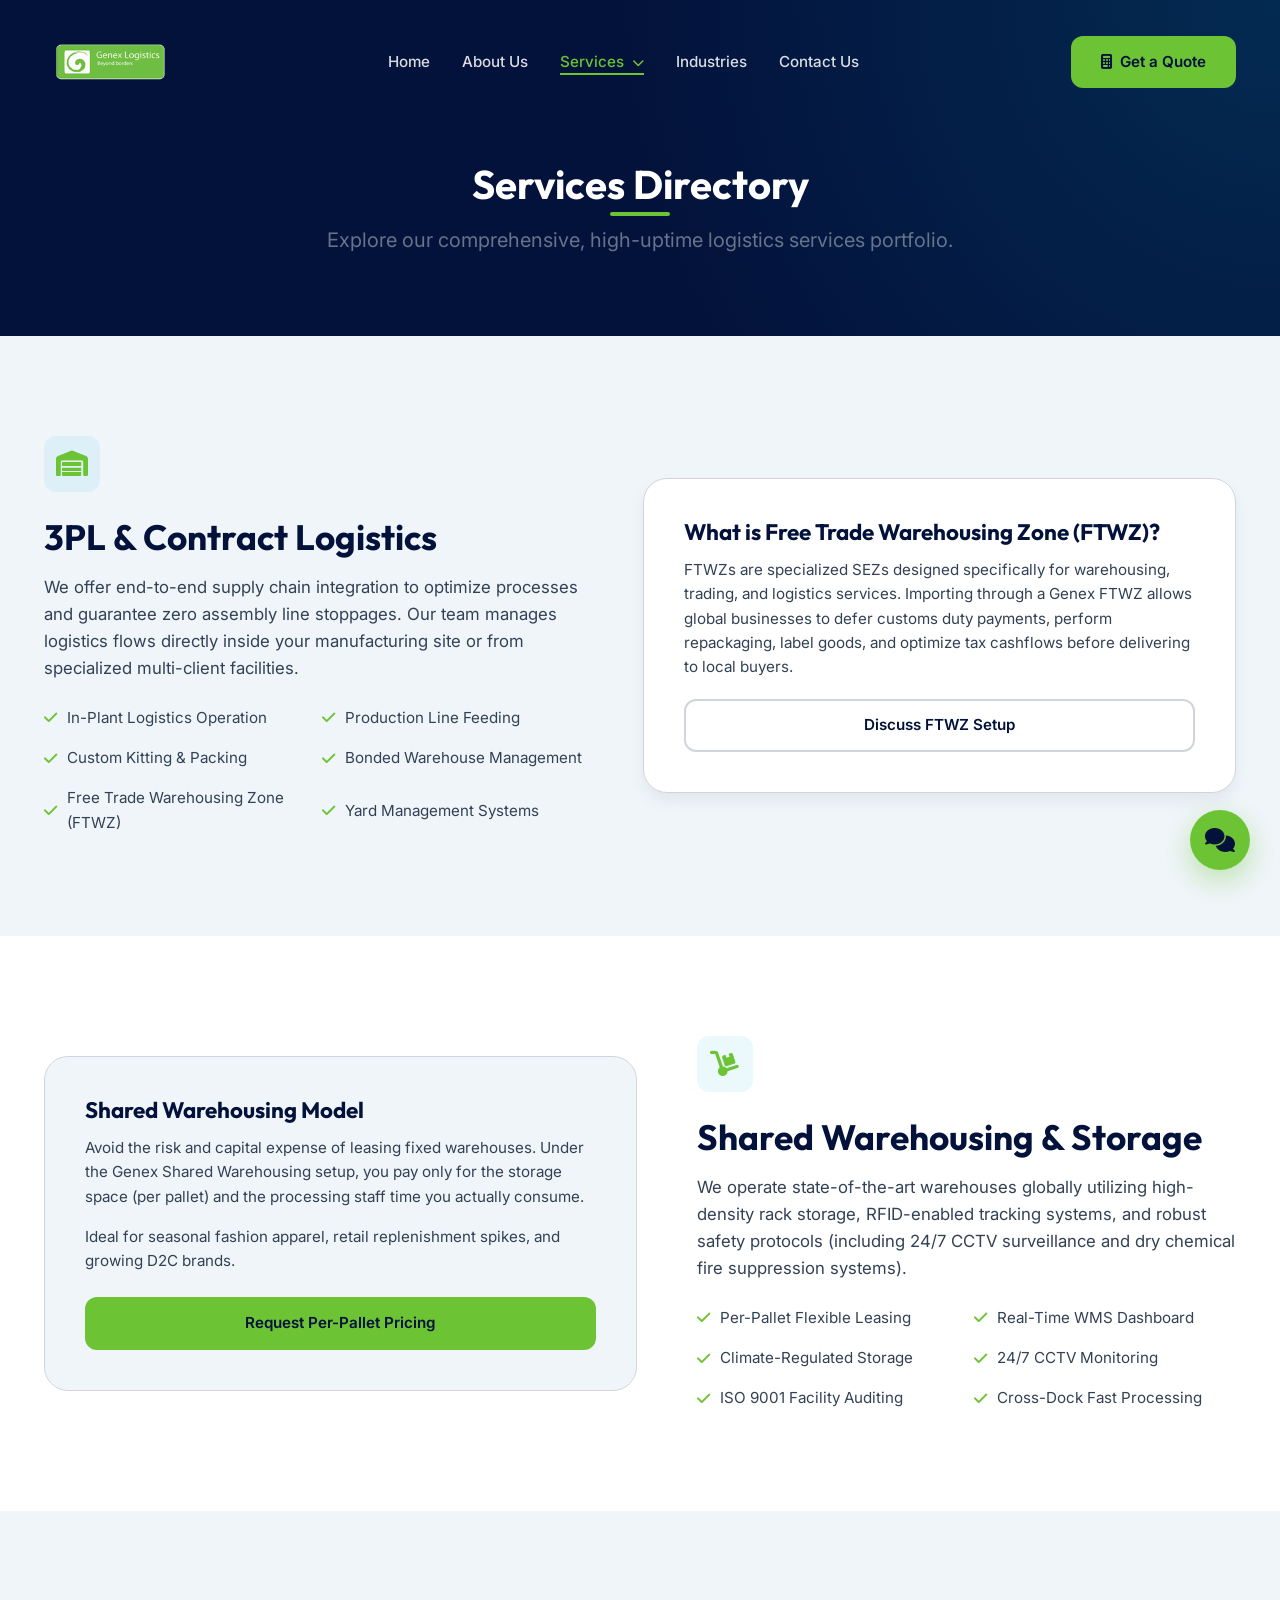
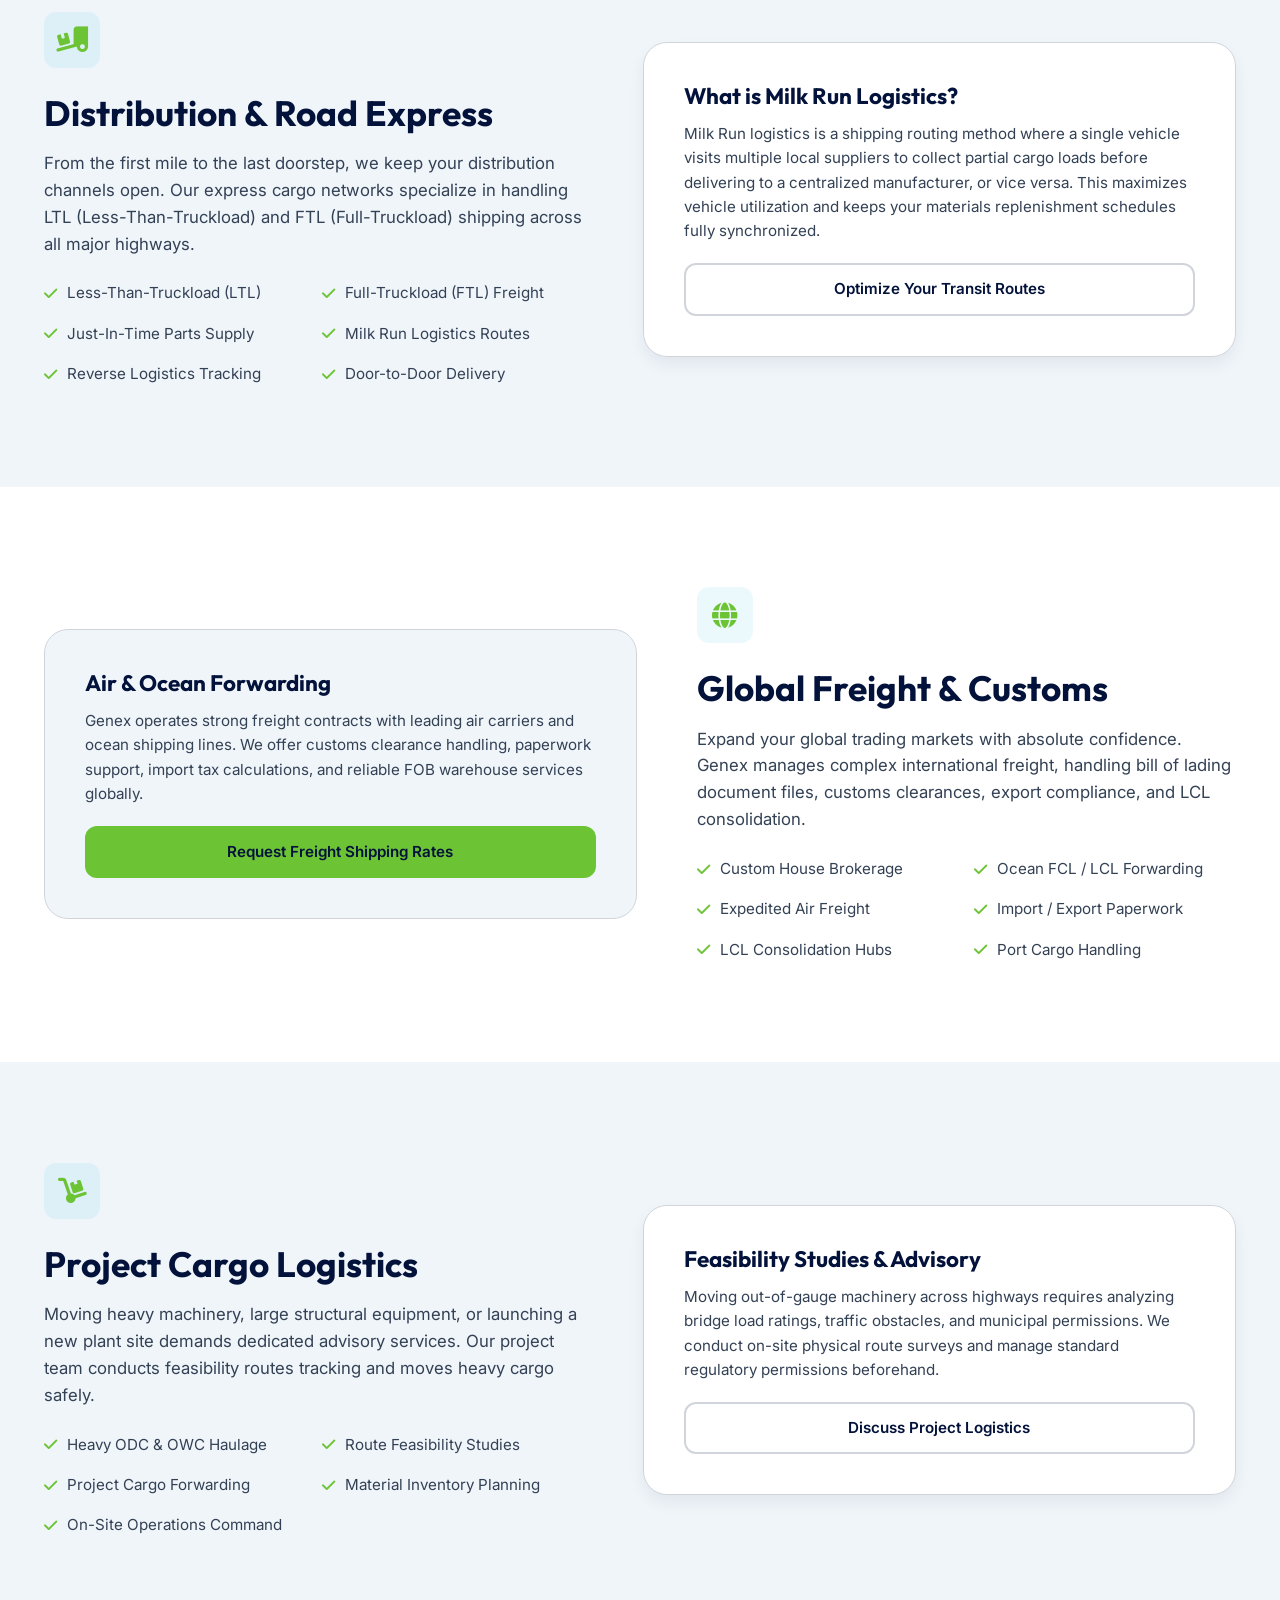
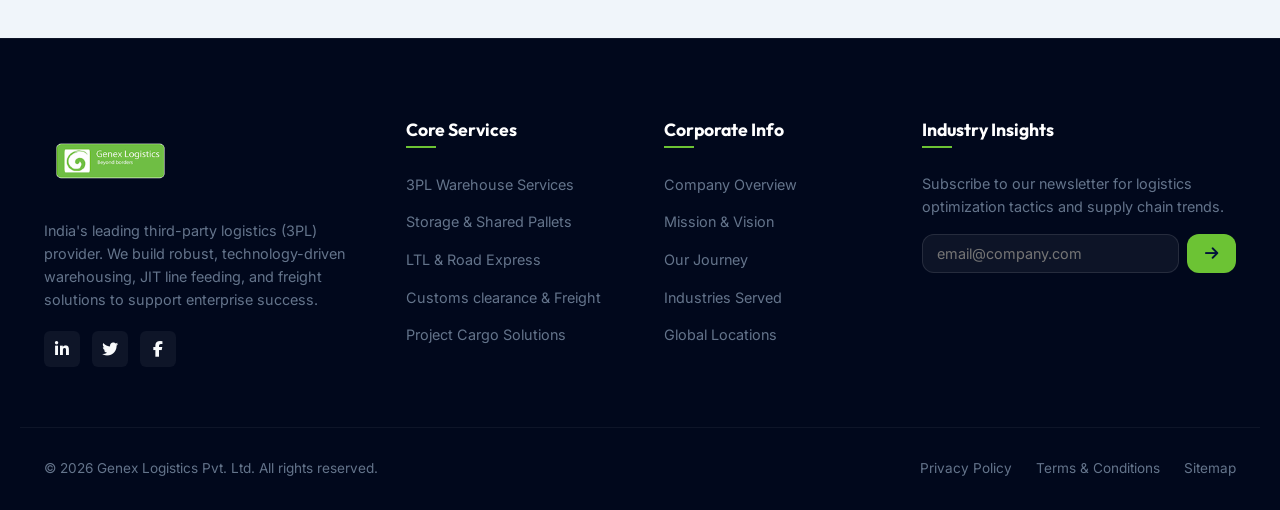
<file: services.html>
<!DOCTYPE html>
<html lang="en">
<head>
  <meta charset="UTF-8">
  <meta name="viewport" content="width=device-width, initial-scale=1.0">
  <meta name="description" content="In-depth details of Genex Logistics services. From 3PL and bonded warehousing to express road distribution, global shipping, and customs.">
  <title>Our Services | Genex Logistics | 3PL, Transport & Global Cargo</title>
  
  <!-- Custom CSS -->
  <link rel="stylesheet" href="index.css">
  
  <!-- FontAwesome Icons -->
  <link rel="stylesheet" href="https://cdnjs.cloudflare.com/ajax/libs/font-awesome/6.4.0/css/all.min.css">
</head>
<body>

  <!-- --- HEADER NAVIGATION --- -->
  <header class="scrolled">
    <div class="container nav-container">
      <a href="index.html" class="logo">
        <img src="logo.png" alt="Genex Logistics Logo" class="logo-img">
      </a>
      
      <nav class="nav-links">
        <div class="nav-item">
          <a href="index.html" class="nav-link">Home</a>
        </div>
        <div class="nav-item">
          <a href="about.html" class="nav-link">About Us</a>
        </div>
        <div class="nav-item">
          <a href="services.html" class="nav-link active dropdown-trigger">Services <i class="fa-solid fa-chevron-down" style="font-size: 0.75rem; margin-left: 4px;"></i></a>
          <div class="nav-dropdown">
            <a href="services.html#3pl">3PL & Contract Logistics</a>
            <a href="services.html#warehousing">Shared Warehousing</a>
            <a href="services.html#distribution">Road Express & LTL</a>
            <a href="services.html#global">Global Air & Ocean Freight</a>
            <a href="services.html#project">Project Logistics & ODC</a>
          </div>
        </div>
        <div class="nav-item">
          <a href="industries.html" class="nav-link">Industries</a>
        </div>
        <div class="nav-item">
          <a href="contact.html" class="nav-link">Contact Us</a>
        </div>
      </nav>
      
      <div class="nav-cta">
        <a href="contact.html" class="btn btn-primary"><i class="fa-solid fa-calculator"></i> Get a Quote</a>
        <button class="mobile-toggle" aria-label="Toggle menu">
          <span></span>
          <span></span>
          <span></span>
        </button>
      </div>
    </div>
  </header>

  <!-- --- HERO SECTION SERVICES --- -->
  <section class="section section-alt" style="padding-top: 160px; padding-bottom: 80px; background-image: radial-gradient(circle at top right, rgba(6, 182, 212, 0.15), transparent 50%);">
    <div class="container">
      <div class="section-header animated fade-in-up" style="margin-bottom: 0;">
        <h2>Services Directory</h2>
        <p style="color: var(--text-muted); font-size: 1.25rem;">Explore our comprehensive, high-uptime logistics services portfolio.</p>
      </div>
    </div>
  </section>

  <!-- --- 3PL SERVICES DETAIL --- -->
  <section class="section" id="3pl">
    <div class="container">
      <div style="display: grid; grid-template-columns: 1fr 1.1fr; gap: 60px; align-items: center;">
        <div class="animated slide-in-left">
          <div class="service-icon" style="background-color: rgba(6,182,212,0.08); color: var(--accent);"><i class="fa-solid fa-warehouse"></i></div>
          <h2 style="font-size: 2.2rem; margin-bottom: 16px; color: var(--primary);">3PL & Contract Logistics</h2>
          <p style="color: var(--text-secondary); margin-bottom: 24px; font-size: 1.05rem;">We offer end-to-end supply chain integration to optimize processes and guarantee zero assembly line stoppages. Our team manages logistics flows directly inside your manufacturing site or from specialized multi-client facilities.</p>
          
          <ul style="display: grid; grid-template-columns: 1fr 1fr; gap: 16px; color: var(--text-secondary); font-size: 0.95rem;">
            <li style="display: flex; gap: 10px; align-items: center;"><i class="fa-solid fa-check" style="color: var(--accent);"></i> In-Plant Logistics Operation</li>
            <li style="display: flex; gap: 10px; align-items: center;"><i class="fa-solid fa-check" style="color: var(--accent);"></i> Production Line Feeding</li>
            <li style="display: flex; gap: 10px; align-items: center;"><i class="fa-solid fa-check" style="color: var(--accent);"></i> Custom Kitting & Packing</li>
            <li style="display: flex; gap: 10px; align-items: center;"><i class="fa-solid fa-check" style="color: var(--accent);"></i> Bonded Warehouse Management</li>
            <li style="display: flex; gap: 10px; align-items: center;"><i class="fa-solid fa-check" style="color: var(--accent);"></i> Free Trade Warehousing Zone (FTWZ)</li>
            <li style="display: flex; gap: 10px; align-items: center;"><i class="fa-solid fa-check" style="color: var(--accent);"></i> Yard Management Systems</li>
          </ul>
        </div>
        <div class="animated scale-up" data-delay="0.2s">
          <div style="padding: 40px; background-color: var(--bg-white); border-radius: var(--radius-lg); border: 1px solid var(--border-color); box-shadow: var(--shadow-md);">
            <h3 style="margin-bottom: 12px; font-size: 1.4rem;">What is Free Trade Warehousing Zone (FTWZ)?</h3>
            <p style="color: var(--text-secondary); margin-bottom: 20px; font-size: 0.95rem;">FTWZs are specialized SEZs designed specifically for warehousing, trading, and logistics services. Importing through a Genex FTWZ allows global businesses to defer customs duty payments, perform repackaging, label goods, and optimize tax cashflows before delivering to local buyers.</p>
            <a href="contact.html" class="btn btn-secondary" style="width: 100%;">Discuss FTWZ Setup</a>
          </div>
        </div>
      </div>
    </div>
  </section>

  <hr style="border: 0; border-top: 1px solid var(--border-color); max-width: 1240px; margin: 0 auto;">

  <!-- --- WAREHOUSING SERVICES DETAIL --- -->
  <section class="section" id="warehousing" style="background-color: var(--bg-white);">
    <div class="container">
      <div style="display: grid; grid-template-columns: 1.1fr 1fr; gap: 60px; align-items: center;">
        <div class="animated scale-up">
          <div style="padding: 40px; background-color: var(--bg-light); border-radius: var(--radius-lg); border: 1px solid var(--border-color);">
            <h3 style="margin-bottom: 12px; font-size: 1.4rem;">Shared Warehousing Model</h3>
            <p style="color: var(--text-secondary); margin-bottom: 16px; font-size: 0.95rem;">Avoid the risk and capital expense of leasing fixed warehouses. Under the Genex Shared Warehousing setup, you pay only for the storage space (per pallet) and the processing staff time you actually consume.</p>
            <p style="color: var(--text-secondary); margin-bottom: 24px; font-size: 0.95rem;">Ideal for seasonal fashion apparel, retail replenishment spikes, and growing D2C brands.</p>
            <a href="contact.html" class="btn btn-primary" style="width: 100%;">Request Per-Pallet Pricing</a>
          </div>
        </div>
        
        <div class="animated slide-in-left" data-delay="0.2s">
          <div class="service-icon" style="background-color: rgba(6,182,212,0.08); color: var(--accent);"><i class="fa-solid fa-dolly"></i></div>
          <h2 style="font-size: 2.2rem; margin-bottom: 16px; color: var(--primary);">Shared Warehousing & Storage</h2>
          <p style="color: var(--text-secondary); margin-bottom: 24px; font-size: 1.05rem;">We operate state-of-the-art warehouses globally utilizing high-density rack storage, RFID-enabled tracking systems, and robust safety protocols (including 24/7 CCTV surveillance and dry chemical fire suppression systems).</p>
          
          <ul style="display: grid; grid-template-columns: 1fr 1fr; gap: 16px; color: var(--text-secondary); font-size: 0.95rem;">
            <li style="display: flex; gap: 10px; align-items: center;"><i class="fa-solid fa-check" style="color: var(--accent);"></i> Per-Pallet Flexible Leasing</li>
            <li style="display: flex; gap: 10px; align-items: center;"><i class="fa-solid fa-check" style="color: var(--accent);"></i> Real-Time WMS Dashboard</li>
            <li style="display: flex; gap: 10px; align-items: center;"><i class="fa-solid fa-check" style="color: var(--accent);"></i> Climate-Regulated Storage</li>
            <li style="display: flex; gap: 10px; align-items: center;"><i class="fa-solid fa-check" style="color: var(--accent);"></i> 24/7 CCTV Monitoring</li>
            <li style="display: flex; gap: 10px; align-items: center;"><i class="fa-solid fa-check" style="color: var(--accent);"></i> ISO 9001 Facility Auditing</li>
            <li style="display: flex; gap: 10px; align-items: center;"><i class="fa-solid fa-check" style="color: var(--accent);"></i> Cross-Dock Fast Processing</li>
          </ul>
        </div>
      </div>
    </div>
  </section>

  <hr style="border: 0; border-top: 1px solid var(--border-color); max-width: 1240px; margin: 0 auto;">

  <!-- --- DISTRIBUTION SERVICES DETAIL --- -->
  <section class="section" id="distribution">
    <div class="container">
      <div style="display: grid; grid-template-columns: 1fr 1.1fr; gap: 60px; align-items: center;">
        <div class="animated slide-in-left">
          <div class="service-icon" style="background-color: rgba(6,182,212,0.08); color: var(--accent);"><i class="fa-solid fa-truck-ramp-box"></i></div>
          <h2 style="font-size: 2.2rem; margin-bottom: 16px; color: var(--primary);">Distribution & Road Express</h2>
          <p style="color: var(--text-secondary); margin-bottom: 24px; font-size: 1.05rem;">From the first mile to the last doorstep, we keep your distribution channels open. Our express cargo networks specialize in handling LTL (Less-Than-Truckload) and FTL (Full-Truckload) shipping across all major highways.</p>
          
          <ul style="display: grid; grid-template-columns: 1fr 1fr; gap: 16px; color: var(--text-secondary); font-size: 0.95rem;">
            <li style="display: flex; gap: 10px; align-items: center;"><i class="fa-solid fa-check" style="color: var(--accent);"></i> Less-Than-Truckload (LTL)</li>
            <li style="display: flex; gap: 10px; align-items: center;"><i class="fa-solid fa-check" style="color: var(--accent);"></i> Full-Truckload (FTL) Freight</li>
            <li style="display: flex; gap: 10px; align-items: center;"><i class="fa-solid fa-check" style="color: var(--accent);"></i> Just-In-Time Parts Supply</li>
            <li style="display: flex; gap: 10px; align-items: center;"><i class="fa-solid fa-check" style="color: var(--accent);"></i> Milk Run Logistics Routes</li>
            <li style="display: flex; gap: 10px; align-items: center;"><i class="fa-solid fa-check" style="color: var(--accent);"></i> Reverse Logistics Tracking</li>
            <li style="display: flex; gap: 10px; align-items: center;"><i class="fa-solid fa-check" style="color: var(--accent);"></i> Door-to-Door Delivery</li>
          </ul>
        </div>
        
        <div class="animated scale-up" data-delay="0.2s">
          <div style="padding: 40px; background-color: var(--bg-white); border-radius: var(--radius-lg); border: 1px solid var(--border-color); box-shadow: var(--shadow-md);">
            <h3 style="margin-bottom: 12px; font-size: 1.4rem;">What is Milk Run Logistics?</h3>
            <p style="color: var(--text-secondary); margin-bottom: 20px; font-size: 0.95rem;">Milk Run logistics is a shipping routing method where a single vehicle visits multiple local suppliers to collect partial cargo loads before delivering to a centralized manufacturer, or vice versa. This maximizes vehicle utilization and keeps your materials replenishment schedules fully synchronized.</p>
            <a href="contact.html" class="btn btn-secondary" style="width: 100%;">Optimize Your Transit Routes</a>
          </div>
        </div>
      </div>
    </div>
  </section>

  <hr style="border: 0; border-top: 1px solid var(--border-color); max-width: 1240px; margin: 0 auto;">

  <!-- --- GLOBAL LOGISTICS DETAIL --- -->
  <section class="section" id="global" style="background-color: var(--bg-white);">
    <div class="container">
      <div style="display: grid; grid-template-columns: 1.1fr 1fr; gap: 60px; align-items: center;">
        <div class="animated scale-up">
          <div style="padding: 40px; background-color: var(--bg-light); border-radius: var(--radius-lg); border: 1px solid var(--border-color);">
            <h3 style="margin-bottom: 12px; font-size: 1.4rem;">Air & Ocean Forwarding</h3>
            <p style="color: var(--text-secondary); margin-bottom: 20px; font-size: 0.95rem;">Genex operates strong freight contracts with leading air carriers and ocean shipping lines. We offer customs clearance handling, paperwork support, import tax calculations, and reliable FOB warehouse services globally.</p>
            <a href="contact.html" class="btn btn-primary" style="width: 100%;">Request Freight Shipping Rates</a>
          </div>
        </div>
        
        <div class="animated slide-in-left" data-delay="0.2s">
          <div class="service-icon" style="background-color: rgba(6,182,212,0.08); color: var(--accent);"><i class="fa-solid fa-globe"></i></div>
          <h2 style="font-size: 2.2rem; margin-bottom: 16px; color: var(--primary);">Global Freight & Customs</h2>
          <p style="color: var(--text-secondary); margin-bottom: 24px; font-size: 1.05rem;">Expand your global trading markets with absolute confidence. Genex manages complex international freight, handling bill of lading document files, customs clearances, export compliance, and LCL consolidation.</p>
          
          <ul style="display: grid; grid-template-columns: 1fr 1fr; gap: 16px; color: var(--text-secondary); font-size: 0.95rem;">
            <li style="display: flex; gap: 10px; align-items: center;"><i class="fa-solid fa-check" style="color: var(--accent);"></i> Custom House Brokerage</li>
            <li style="display: flex; gap: 10px; align-items: center;"><i class="fa-solid fa-check" style="color: var(--accent);"></i> Ocean FCL / LCL Forwarding</li>
            <li style="display: flex; gap: 10px; align-items: center;"><i class="fa-solid fa-check" style="color: var(--accent);"></i> Expedited Air Freight</li>
            <li style="display: flex; gap: 10px; align-items: center;"><i class="fa-solid fa-check" style="color: var(--accent);"></i> Import / Export Paperwork</li>
            <li style="display: flex; gap: 10px; align-items: center;"><i class="fa-solid fa-check" style="color: var(--accent);"></i> LCL Consolidation Hubs</li>
            <li style="display: flex; gap: 10px; align-items: center;"><i class="fa-solid fa-check" style="color: var(--accent);"></i> Port Cargo Handling</li>
          </ul>
        </div>
      </div>
    </div>
  </section>

  <hr style="border: 0; border-top: 1px solid var(--border-color); max-width: 1240px; margin: 0 auto;">

  <!-- --- PROJECT LOGISTICS DETAIL --- -->
  <section class="section" id="project">
    <div class="container">
      <div style="display: grid; grid-template-columns: 1fr 1.1fr; gap: 60px; align-items: center;">
        <div class="animated slide-in-left">
          <div class="service-icon" style="background-color: rgba(6,182,212,0.08); color: var(--accent);"><i class="fa-solid fa-dolly"></i></div>
          <h2 style="font-size: 2.2rem; margin-bottom: 16px; color: var(--primary);">Project Cargo Logistics</h2>
          <p style="color: var(--text-secondary); margin-bottom: 24px; font-size: 1.05rem;">Moving heavy machinery, large structural equipment, or launching a new plant site demands dedicated advisory services. Our project team conducts feasibility routes tracking and moves heavy cargo safely.</p>
          
          <ul style="display: grid; grid-template-columns: 1fr 1fr; gap: 16px; color: var(--text-secondary); font-size: 0.95rem;">
            <li style="display: flex; gap: 10px; align-items: center;"><i class="fa-solid fa-check" style="color: var(--accent);"></i> Heavy ODC & OWC Haulage</li>
            <li style="display: flex; gap: 10px; align-items: center;"><i class="fa-solid fa-check" style="color: var(--accent);"></i> Route Feasibility Studies</li>
            <li style="display: flex; gap: 10px; align-items: center;"><i class="fa-solid fa-check" style="color: var(--accent);"></i> Project Cargo Forwarding</li>
            <li style="display: flex; gap: 10px; align-items: center;"><i class="fa-solid fa-check" style="color: var(--accent);"></i> Material Inventory Planning</li>
            <li style="display: flex; gap: 10px; align-items: center;"><i class="fa-solid fa-check" style="color: var(--accent);"></i> On-Site Operations Command</li>
          </ul>
        </div>
        
        <div class="animated scale-up" data-delay="0.2s">
          <div style="padding: 40px; background-color: var(--bg-white); border-radius: var(--radius-lg); border: 1px solid var(--border-color); box-shadow: var(--shadow-md);">
            <h3 style="margin-bottom: 12px; font-size: 1.4rem;">Feasibility Studies & Advisory</h3>
            <p style="color: var(--text-secondary); margin-bottom: 20px; font-size: 0.95rem;">Moving out-of-gauge machinery across highways requires analyzing bridge load ratings, traffic obstacles, and municipal permissions. We conduct on-site physical route surveys and manage standard regulatory permissions beforehand.</p>
            <a href="contact.html" class="btn btn-secondary" style="width: 100%;">Discuss Project Logistics</a>
          </div>
        </div>
      </div>
    </div>
  </section>

  <!-- --- FOOTER --- -->
  <footer>
    <div class="container footer-grid">
      <div class="footer-col footer-about">
        <a href="index.html" class="logo">
          <img src="logo.png" alt="Genex Logistics Logo" class="logo-img">
        </a>
        <p>India's leading third-party logistics (3PL) provider. We build robust, technology-driven warehousing, JIT line feeding, and freight solutions to support enterprise success.</p>
        <div class="social-links">
          <a href="#" class="social-btn" aria-label="LinkedIn"><i class="fa-brands fa-linkedin-in"></i></a>
          <a href="#" class="social-btn" aria-label="Twitter"><i class="fa-brands fa-twitter"></i></a>
          <a href="#" class="social-btn" aria-label="Facebook"><i class="fa-brands fa-facebook-f"></i></a>
        </div>
      </div>
      
      <div class="footer-col">
        <h4>Core Services</h4>
        <ul class="footer-links-list">
          <li><a href="services.html#3pl">3PL Warehouse Services</a></li>
          <li><a href="services.html#warehousing">Storage & Shared Pallets</a></li>
          <li><a href="services.html#distribution">LTL & Road Express</a></li>
          <li><a href="services.html#global">Customs clearance & Freight</a></li>
          <li><a href="services.html#project">Project Cargo Solutions</a></li>
        </ul>
      </div>
      
      <div class="footer-col">
        <h4>Corporate Info</h4>
        <ul class="footer-links-list">
          <li><a href="about.html">Company Overview</a></li>
          <li><a href="about.html#values">Mission & Vision</a></li>
          <li><a href="about.html#timeline">Our Journey</a></li>
          <li><a href="industries.html">Industries Served</a></li>
          <li><a href="contact.html">Global Locations</a></li>
        </ul>
      </div>
      
      <div class="footer-col footer-newsletter">
        <h4>Industry Insights</h4>
        <p>Subscribe to our newsletter for logistics optimization tactics and supply chain trends.</p>
        <form class="newsletter-form">
          <input type="email" placeholder="email@company.com" class="form-control" required style="background-color: rgba(255, 255, 255, 0.05); border-color: rgba(255, 255, 255, 0.1); color: var(--text-light);">
          <button type="submit" class="btn btn-primary" aria-label="Subscribe"><i class="fa-solid fa-arrow-right"></i></button>
        </form>
      </div>
    </div>
    
    <div class="container footer-bottom">
      <p>&copy; 2026 Genex Logistics Pvt. Ltd. All rights reserved.</p>
      <div class="footer-bottom-links">
        <a href="#">Privacy Policy</a>
        <a href="#">Terms & Conditions</a>
        <a href="#">Sitemap</a>
      </div>
    </div>
  </footer>

  <!-- Main JavaScript & Analytics Tracker -->
  <script src="tracker.js"></script>
  <script src="index.js"></script>
</body>
</html>
</file>
<file: index.css>
@import url('https://fonts.googleapis.com/css2?family=Inter:wght@300;400;500;600;700&family=Outfit:wght@400;500;600;700;800&display=swap');

/* --- CUSTOM PROPERTIES --- */
:root {
  --primary: #03123b;          /* Genex Dark Navy Blue */
  --primary-light: #045cb4;    /* Genex Secondary Blue */
  --primary-dark: #01081c;     /* Deep Navy Shadow */
  --accent: #6cc334;           /* Genex Lime Green */
  --accent-hover: #5cb224;
  --accent-green: #6cc334;     /* Genex Lime Green */
  --accent-green-hover: #5cb224;
  --bg-light: #f0f5fa;         /* Genex Light Blue-Gray */
  --bg-white: #ffffff;
  --border-color: #d1d5db;
  
  --text-primary: #1e293b;     /* Slate 800 */
  --text-secondary: #334155;   /* Slate 700 */
  --text-muted: #64748b;       /* Slate 500 */
  --text-light: #f8fafc;       /* Slate 50 */
  
  --shadow-sm: 0 2px 4px rgba(0, 0, 0, 0.05);
  --shadow-md: 0 8px 16px rgba(3, 18, 59, 0.06);
  --shadow-lg: 0 16px 32px rgba(3, 18, 59, 0.1);
  --shadow-inset: inset 0 2px 4px rgba(0, 0, 0, 0.06);
  
  --radius-sm: 6px;
  --radius-md: 12px;
  --radius-lg: 24px;
  --radius-xl: 36px;
  
  --font-sans: 'Inter', sans-serif;
  --font-display: 'Outfit', sans-serif;
  
  --transition-fast: 0.2s ease;
  --transition-normal: 0.35s cubic-bezier(0.16, 1, 0.3, 1);
  --transition-slow: 0.6s cubic-bezier(0.16, 1, 0.3, 1);
}

/* --- RESET & BASE STYLES --- */
*, *::before, *::after {
  box-sizing: border-box;
  margin: 0;
  padding: 0;
}

html {
  scroll-behavior: smooth;
  font-family: var(--font-sans);
  color: var(--text-primary);
  background-color: var(--bg-light);
  line-height: 1.6;
}

body {
  overflow-x: hidden;
  display: flex;
  flex-direction: column;
  min-height: 100vh;
}

h1, h2, h3, h4, h5, h6 {
  font-family: var(--font-display);
  font-weight: 700;
  line-height: 1.2;
  color: var(--primary);
}

a {
  text-decoration: none;
  color: inherit;
  transition: var(--transition-fast);
}

img {
  max-width: 100%;
  height: auto;
  display: block;
}

ul, ol {
  list-style: none;
}

/* --- LAYOUT UTILITIES --- */
.container {
  width: 100%;
  max-width: 1240px;
  margin: 0 auto;
  padding: 0 24px;
}

.section {
  padding: 100px 0;
}

.section-alt {
  background-color: var(--primary);
  color: var(--text-light);
}

.section-alt h2 {
  color: var(--bg-white);
}

.section-header {
  text-align: center;
  max-width: 700px;
  margin: 0 auto 60px;
}

.section-header h2 {
  font-size: 2.5rem;
  margin-bottom: 16px;
  position: relative;
  display: inline-block;
}

.section-header h2::after {
  content: '';
  position: absolute;
  bottom: -8px;
  left: 50%;
  transform: translateX(-50%);
  width: 60px;
  height: 4px;
  background-color: var(--accent);
  border-radius: 2px;
}

.section-header p {
  color: var(--text-secondary);
  font-size: 1.1rem;
}

.section-alt .section-header p {
  color: var(--text-muted);
}

/* --- BUTTONS --- */
.btn {
  display: inline-flex;
  align-items: center;
  justify-content: center;
  padding: 12px 28px;
  font-size: 0.95rem;
  font-weight: 600;
  border-radius: var(--radius-md);
  cursor: pointer;
  transition: all var(--transition-fast);
  font-family: var(--font-sans);
  border: 2px solid transparent;
  gap: 8px;
}

.btn-primary {
  background-color: var(--accent);
  color: var(--primary);
}

.btn-primary:hover {
  background-color: var(--accent-hover);
  transform: translateY(-2px);
  box-shadow: 0 8px 20px rgba(6, 182, 212, 0.3);
}

.btn-secondary {
  background-color: transparent;
  border-color: var(--border-color);
  color: var(--primary);
}

.btn-secondary:hover {
  background-color: var(--border-color);
  transform: translateY(-2px);
}

.btn-white {
  background-color: var(--bg-white);
  color: var(--primary);
}

.btn-white:hover {
  background-color: var(--text-light);
  transform: translateY(-2px);
  box-shadow: 0 8px 20px rgba(255, 255, 255, 0.15);
}

.btn-outline-white {
  background-color: transparent;
  border-color: rgba(255, 255, 255, 0.3);
  color: var(--bg-white);
}

.btn-outline-white:hover {
  background-color: rgba(255, 255, 255, 0.1);
  border-color: var(--bg-white);
  transform: translateY(-2px);
}

/* --- NAVIGATION HEADER --- */
header {
  position: fixed;
  top: 0;
  left: 0;
  width: 100%;
  z-index: 1000;
  transition: all var(--transition-normal);
  padding: 20px 0;
}

header.scrolled {
  background-color: rgba(3, 18, 59, 0.92);
  backdrop-filter: blur(12px);
  -webkit-backdrop-filter: blur(12px);
  box-shadow: var(--shadow-md);
  padding: 12px 0;
}

.nav-container {
  display: flex;
  align-items: center;
  justify-content: space-between;
}

.logo {
  display: flex;
  align-items: center;
  gap: 10px;
}

.logo-img {
  height: 84px;
  width: auto;
  display: block;
  object-fit: contain;
  transition: transform var(--transition-fast);
}

.logo-img:hover {
  transform: scale(1.03);
}

.logo-icon {
  width: 40px;
  height: 40px;
  background: linear-gradient(135deg, var(--accent), var(--accent-green));
  border-radius: var(--radius-sm);
  display: flex;
  align-items: center;
  justify-content: center;
  color: var(--primary);
  font-weight: 800;
  font-size: 1.4rem;
  font-family: var(--font-display);
}

.logo-text {
  font-size: 1.5rem;
  font-weight: 800;
  color: var(--bg-white);
  letter-spacing: -0.5px;
  font-family: var(--font-display);
}

.logo-text span {
  color: var(--accent);
}

/* Scrolled navigation text changes if required, but since header is always dark blue, we keep text white for high contrast */
.nav-links {
  display: flex;
  align-items: center;
  gap: 32px;
}

.nav-item {
  position: relative;
}

.nav-link {
  color: rgba(255, 255, 255, 0.85);
  font-weight: 500;
  font-size: 0.95rem;
  padding: 8px 0;
}

.nav-link:hover, .nav-link.active {
  color: var(--accent);
}

.nav-link::after {
  content: '';
  position: absolute;
  bottom: 0;
  left: 0;
  width: 0;
  height: 2px;
  background-color: var(--accent);
  transition: var(--transition-fast);
}

.nav-link:hover::after, .nav-link.active::after {
  width: 100%;
}

.nav-cta {
  display: flex;
  align-items: center;
  gap: 16px;
}

/* Dropdown styling */
.nav-dropdown {
  position: absolute;
  top: 100%;
  left: 50%;
  transform: translateX(-50%) translateY(10px);
  width: 250px;
  background-color: var(--primary-light);
  border: 1px solid rgba(255, 255, 255, 0.1);
  border-radius: var(--radius-md);
  padding: 12px;
  opacity: 0;
  visibility: hidden;
  transition: all var(--transition-normal);
  box-shadow: var(--shadow-lg);
}

.nav-item:hover .nav-dropdown {
  opacity: 1;
  visibility: visible;
  transform: translateX(-50%) translateY(0);
}

.nav-dropdown a {
  display: block;
  padding: 10px 14px;
  color: var(--text-light);
  border-radius: var(--radius-sm);
  font-size: 0.9rem;
  font-weight: 500;
}

.nav-dropdown a:hover {
  background-color: rgba(255, 255, 255, 0.05);
  color: var(--accent);
  padding-left: 18px;
}

/* Mobile Menu Toggle */
.mobile-toggle {
  display: none;
  background: none;
  border: none;
  cursor: pointer;
  position: relative;
  width: 28px;
  height: 20px;
}

.mobile-toggle span {
  display: block;
  width: 100%;
  height: 2px;
  background-color: var(--bg-white);
  border-radius: 2px;
  position: absolute;
  left: 0;
  transition: all var(--transition-fast);
}

.mobile-toggle span:nth-child(1) { top: 0; }
.mobile-toggle span:nth-child(2) { top: 9px; }
.mobile-toggle span:nth-child(3) { top: 18px; }

.mobile-toggle.active span:nth-child(1) { transform: translateY(9px) rotate(45deg); }
.mobile-toggle.active span:nth-child(2) { opacity: 0; }
.mobile-toggle.active span:nth-child(3) { transform: translateY(-9px) rotate(-45deg); }

/* --- HERO SECTION --- */
.hero {
  position: relative;
  min-height: 100vh;
  background-color: var(--primary-dark);
  background-image: 
    radial-gradient(circle at 80% 20%, rgba(6, 182, 212, 0.15) 0%, transparent 40%),
    radial-gradient(circle at 20% 80%, rgba(16, 185, 129, 0.1) 0%, transparent 40%);
  display: flex;
  align-items: center;
  padding-top: 100px; /* spacing for fixed header */
  overflow: hidden;
}

.hero-grid {
  display: grid;
  grid-template-columns: 1.1fr 0.9fr;
  gap: 48px;
  align-items: center;
}

.hero-content {
  z-index: 10;
}

.hero-badge {
  display: inline-flex;
  align-items: center;
  gap: 8px;
  background-color: rgba(6, 182, 212, 0.1);
  border: 1px solid rgba(6, 182, 212, 0.2);
  color: var(--accent);
  padding: 6px 16px;
  border-radius: 100px;
  font-size: 0.85rem;
  font-weight: 600;
  margin-bottom: 24px;
  letter-spacing: 0.5px;
  text-transform: uppercase;
}

.hero-badge span {
  width: 8px;
  height: 8px;
  background-color: var(--accent-green);
  border-radius: 50%;
  animation: pulse 2s infinite;
}

@keyframes pulse {
  0% { transform: scale(0.95); box-shadow: 0 0 0 0 rgba(16, 185, 129, 0.7); }
  70% { transform: scale(1); box-shadow: 0 0 0 6px rgba(16, 185, 129, 0); }
  100% { transform: scale(0.95); box-shadow: 0 0 0 0 rgba(16, 185, 129, 0); }
}

.hero h1 {
  color: var(--bg-white);
  font-size: 3.8rem;
  font-weight: 800;
  line-height: 1.1;
  margin-bottom: 24px;
  letter-spacing: -1px;
}

.hero h1 span {
  background: linear-gradient(135deg, var(--accent) 0%, var(--accent-green) 100%);
  -webkit-background-clip: text;
  -webkit-text-fill-color: transparent;
}

.hero p.lead {
  color: var(--text-muted);
  font-size: 1.25rem;
  margin-bottom: 40px;
  max-width: 540px;
}

.hero-actions {
  display: flex;
  gap: 16px;
}

.hero-image-container {
  position: relative;
  z-index: 5;
}

/* Background grid vector graphic styling */
.hero-vector {
  position: absolute;
  right: -100px;
  top: -100px;
  width: 600px;
  height: 600px;
  background: radial-gradient(circle, rgba(6, 182, 212, 0.08) 0%, transparent 70%);
  z-index: 1;
  pointer-events: none;
}

.hero-illustration {
  width: 100%;
  border-radius: var(--radius-lg);
  box-shadow: 0 20px 50px rgba(0, 0, 0, 0.3);
  border: 1px solid rgba(255, 255, 255, 0.08);
}

/* --- THE LOGISTICS HUB WIDGET (TRACKER & ESTIMATOR) --- */
.logistics-hub {
  margin-top: -60px;
  position: relative;
  z-index: 30;
}

.widget-card {
  background: var(--bg-white);
  border-radius: var(--radius-lg);
  box-shadow: var(--shadow-lg);
  border: 1px solid var(--border-color);
  overflow: hidden;
}

.widget-header-standalone {
  padding: 24px;
  text-align: center;
  background-color: var(--primary);
  color: var(--bg-white);
  font-family: var(--font-display);
  font-size: 1.5rem;
  font-weight: 700;
  display: flex;
  align-items: center;
  justify-content: center;
  gap: 12px;
  border-bottom: 1px solid var(--border-color);
}

.widget-tabs {
  display: flex;
  background-color: var(--bg-light);
  border-bottom: 1px solid var(--border-color);
}

.widget-tab {
  flex: 1;
  padding: 18px 24px;
  font-family: var(--font-display);
  font-weight: 600;
  font-size: 1.05rem;
  color: var(--text-secondary);
  background: none;
  border: none;
  cursor: pointer;
  transition: all var(--transition-fast);
  display: flex;
  align-items: center;
  justify-content: center;
  gap: 12px;
}

.widget-tab i {
  font-size: 1.2rem;
}

.widget-tab:hover {
  color: var(--primary);
  background-color: rgba(15, 23, 42, 0.02);
}

.widget-tab.active {
  color: var(--accent-hover);
  background-color: var(--bg-white);
  border-bottom: 3px solid var(--accent);
  padding-bottom: 15px; /* adjust for border */
}

.widget-content {
  padding: 36px;
}

.widget-panel {
  display: none;
}

.widget-panel.active {
  display: block;
  animation: fadeIn 0.4s ease;
}

@keyframes fadeIn {
  from { opacity: 0; transform: translateY(8px); }
  to { opacity: 1; transform: translateY(0); }
}

/* Tracker styling */
.tracker-form-group {
  display: flex;
  gap: 16px;
  max-width: 800px;
  margin: 0 auto;
}

.input-wrapper {
  position: relative;
  flex: 1;
}

.input-wrapper i {
  position: absolute;
  left: 16px;
  top: 50%;
  transform: translateY(-50%);
  color: var(--text-muted);
}

.form-control {
  width: 100%;
  padding: 16px 16px 16px 48px;
  border: 1.5px solid var(--border-color);
  border-radius: var(--radius-md);
  font-size: 1rem;
  font-family: var(--font-sans);
  color: var(--primary);
  background-color: var(--bg-light);
  transition: all var(--transition-fast);
}

.form-control:focus {
  outline: none;
  border-color: var(--accent);
  background-color: var(--bg-white);
  box-shadow: 0 0 0 4px rgba(6, 182, 212, 0.1);
}

.tracker-result {
  margin-top: 32px;
  padding: 24px;
  background-color: var(--bg-light);
  border-radius: var(--radius-md);
  border-left: 4px solid var(--accent);
  display: none;
}

.tracker-meta {
  display: flex;
  justify-content: space-between;
  border-bottom: 1px solid var(--border-color);
  padding-bottom: 16px;
  margin-bottom: 24px;
  font-size: 0.9rem;
  color: var(--text-secondary);
}

.tracker-meta span strong {
  color: var(--primary);
}

.tracking-timeline {
  display: flex;
  justify-content: space-between;
  position: relative;
  padding: 0 20px;
}

.tracking-timeline::before {
  content: '';
  position: absolute;
  top: 25px;
  left: 40px;
  right: 40px;
  height: 4px;
  background-color: var(--border-color);
  z-index: 1;
}

.timeline-progress-bar {
  position: absolute;
  top: 25px;
  left: 40px;
  height: 4px;
  background: linear-gradient(to right, var(--accent-green), var(--accent));
  z-index: 2;
  width: 0%;
  transition: width 1s ease;
}

.timeline-step {
  display: flex;
  flex-direction: column;
  align-items: center;
  position: relative;
  z-index: 5;
  text-align: center;
  flex: 1;
}

.step-node {
  width: 50px;
  height: 50px;
  border-radius: 50%;
  background-color: var(--bg-white);
  border: 4px solid var(--border-color);
  display: flex;
  align-items: center;
  justify-content: center;
  color: var(--text-muted);
  font-weight: 700;
  transition: all var(--transition-normal);
  box-shadow: var(--shadow-sm);
  font-size: 1.1rem;
}

.timeline-step.completed .step-node {
  border-color: var(--accent-green);
  background-color: var(--accent-green);
  color: var(--bg-white);
}

.timeline-step.active .step-node {
  border-color: var(--accent);
  color: var(--accent);
  box-shadow: 0 0 0 6px rgba(6, 182, 212, 0.15);
}

.step-label {
  margin-top: 12px;
  font-size: 0.85rem;
  font-weight: 600;
  color: var(--text-muted);
  font-family: var(--font-display);
}

.timeline-step.completed .step-label {
  color: var(--accent-green-hover);
}

.timeline-step.active .step-label {
  color: var(--accent-hover);
  font-weight: 700;
}

.step-time {
  font-size: 0.75rem;
  color: var(--text-muted);
  margin-top: 4px;
}

/* Estimator Tab styling */
.estimator-grid {
  display: grid;
  grid-template-columns: repeat(3, 1fr);
  gap: 20px;
}

.form-group-select {
  display: flex;
  flex-direction: column;
  gap: 8px;
}

.form-group-select label {
  font-size: 0.85rem;
  font-weight: 600;
  color: var(--text-secondary);
}

.form-select {
  padding: 14px 16px;
  border: 1.5px solid var(--border-color);
  border-radius: var(--radius-md);
  font-size: 0.95rem;
  font-family: var(--font-sans);
  color: var(--primary);
  background-color: var(--bg-light);
  cursor: pointer;
  outline: none;
}

.form-select:focus {
  border-color: var(--accent);
  background-color: var(--bg-white);
}

.estimator-submit {
  grid-column: span 3;
  display: flex;
  justify-content: flex-end;
  margin-top: 10px;
}

.estimator-result {
  margin-top: 32px;
  padding: 24px;
  background-color: #f0fdf4;
  border: 1px solid rgba(16, 185, 129, 0.2);
  border-radius: var(--radius-md);
  display: none;
}

.estimator-result-grid {
  display: grid;
  grid-template-columns: 2fr 1fr;
  gap: 24px;
  align-items: center;
}

.estimator-summary h4 {
  color: var(--accent-green-hover);
  font-size: 1.2rem;
  margin-bottom: 8px;
}

.estimator-summary p {
  color: var(--text-secondary);
  font-size: 0.95rem;
}

.estimator-price-block {
  text-align: right;
  border-left: 2px solid rgba(16, 185, 129, 0.1);
  padding-left: 24px;
}

.price-title {
  font-size: 0.8rem;
  text-transform: uppercase;
  color: var(--text-secondary);
  letter-spacing: 0.5px;
}

.price-amount {
  font-size: 2.2rem;
  font-weight: 800;
  color: var(--primary);
  font-family: var(--font-display);
}

.price-sub {
  font-size: 0.75rem;
  color: var(--text-muted);
}

/* --- SERVICES CARD GRID --- */
.services-grid {
  display: grid;
  grid-template-columns: repeat(4, 1fr);
  gap: 24px;
}

.service-card {
  background-color: var(--bg-white);
  border-radius: var(--radius-md);
  border: 1px solid var(--border-color);
  padding: 32px;
  transition: all var(--transition-normal);
  display: flex;
  flex-direction: column;
  height: 100%;
  box-shadow: var(--shadow-sm);
}

.service-card:hover {
  transform: translateY(-8px);
  box-shadow: var(--shadow-lg);
  border-color: rgba(6, 182, 212, 0.3);
}

.service-icon {
  width: 56px;
  height: 56px;
  background-color: rgba(6, 182, 212, 0.08);
  color: var(--accent-hover);
  border-radius: var(--radius-md);
  display: flex;
  align-items: center;
  justify-content: center;
  font-size: 1.6rem;
  margin-bottom: 24px;
  transition: all var(--transition-fast);
}

.service-card:hover .service-icon {
  background-color: var(--accent);
  color: var(--primary);
}

.service-card h3 {
  font-size: 1.3rem;
  margin-bottom: 12px;
  font-weight: 700;
}

.service-card p {
  color: var(--text-secondary);
  font-size: 0.95rem;
  margin-bottom: 24px;
  flex-grow: 1;
}

.service-link {
  font-size: 0.9rem;
  font-weight: 700;
  color: var(--accent-hover);
  display: inline-flex;
  align-items: center;
  gap: 6px;
}

.service-link i {
  transition: transform var(--transition-fast);
}

.service-card:hover .service-link i {
  transform: translateX(4px);
}

/* --- INDUSTRIES GRID & SOLUTION SWITCHER --- */
.industries-section {
  background-color: var(--primary-light);
  color: var(--text-light);
}

.industries-section h2 {
  color: var(--bg-white);
}

.industry-tabs-container {
  display: grid;
  grid-template-columns: 320px 1fr;
  gap: 48px;
  align-items: start;
}

.industry-menu {
  display: flex;
  flex-direction: column;
  gap: 8px;
  max-height: 550px;
  overflow-y: auto;
  padding-right: 12px;
}

/* Custom scrollbar for industry menu */
.industry-menu::-webkit-scrollbar {
  width: 6px;
}
.industry-menu::-webkit-scrollbar-track {
  background: rgba(255, 255, 255, 0.05);
  border-radius: 3px;
}
.industry-menu::-webkit-scrollbar-thumb {
  background: rgba(255, 255, 255, 0.15);
  border-radius: 3px;
}
.industry-menu::-webkit-scrollbar-thumb:hover {
  background: rgba(255, 255, 255, 0.3);
}

.industry-menu-btn {
  background: transparent;
  border: 1px solid rgba(255, 255, 255, 0.08);
  color: rgba(255, 255, 255, 0.7);
  padding: 14px 20px;
  border-radius: var(--radius-md);
  text-align: left;
  cursor: pointer;
  font-family: var(--font-sans);
  font-weight: 500;
  font-size: 0.95rem;
  display: flex;
  align-items: center;
  justify-content: space-between;
  transition: all var(--transition-fast);
}

.industry-menu-btn i {
  font-size: 1.1rem;
}

.industry-menu-btn:hover {
  background-color: rgba(255, 255, 255, 0.04);
  color: var(--bg-white);
}

.industry-menu-btn.active {
  background-color: var(--accent);
  color: var(--primary);
  border-color: var(--accent);
  font-weight: 600;
}

.industry-panel {
  display: none;
  background-color: rgba(255, 255, 255, 0.03);
  border: 1px solid rgba(255, 255, 255, 0.06);
  border-radius: var(--radius-lg);
  padding: 48px;
  min-height: 480px;
  animation: fadeIn 0.45s ease;
}

.industry-panel.active {
  display: block;
}

.industry-panel-header {
  display: flex;
  align-items: center;
  gap: 20px;
  margin-bottom: 28px;
}

.industry-panel-icon {
  width: 64px;
  height: 64px;
  background-color: rgba(6, 182, 212, 0.1);
  color: var(--accent);
  border-radius: var(--radius-md);
  display: flex;
  align-items: center;
  justify-content: center;
  font-size: 1.8rem;
}

.industry-panel-header h3 {
  color: var(--bg-white);
  font-size: 1.8rem;
}

.industry-desc {
  color: var(--text-muted);
  font-size: 1.05rem;
  margin-bottom: 36px;
  line-height: 1.7;
}

.industry-features-grid {
  display: grid;
  grid-template-columns: repeat(2, 1fr);
  gap: 20px;
}

.industry-feature-item {
  display: flex;
  gap: 16px;
  background-color: rgba(255, 255, 255, 0.02);
  padding: 20px;
  border-radius: var(--radius-md);
  border: 1px solid rgba(255, 255, 255, 0.04);
}

.feature-dot {
  width: 28px;
  height: 28px;
  background-color: rgba(16, 185, 129, 0.1);
  color: var(--accent-green);
  border-radius: 50%;
  display: flex;
  align-items: center;
  justify-content: center;
  flex-shrink: 0;
  font-size: 0.85rem;
}

.industry-feature-item h4 {
  color: var(--bg-white);
  font-size: 1.05rem;
  margin-bottom: 6px;
}

.industry-feature-item p {
  color: var(--text-muted);
  font-size: 0.88rem;
  line-height: 1.5;
}

/* --- TRUST METRICS & COUNTERS --- */
.stats-bar {
  background: linear-gradient(135deg, var(--primary) 0%, var(--primary-light) 100%);
  padding: 60px 0;
  border-bottom: 1px solid rgba(255, 255, 255, 0.05);
}

.stats-grid {
  display: grid;
  grid-template-columns: repeat(4, 1fr);
  gap: 32px;
}

.stat-item {
  text-align: center;
  color: var(--text-light);
}

.stat-num {
  font-size: 3.5rem;
  font-weight: 800;
  color: var(--accent);
  font-family: var(--font-display);
  margin-bottom: 8px;
}

.stat-num span {
  color: var(--accent-green);
}

.stat-label {
  font-size: 1rem;
  font-weight: 500;
  color: var(--text-muted);
}

/* --- CASE STUDIES CARD DISPLAY --- */
.case-grid {
  display: grid;
  grid-template-columns: repeat(3, 1fr);
  gap: 32px;
}

.case-card {
  background-color: var(--bg-white);
  border-radius: var(--radius-lg);
  overflow: hidden;
  box-shadow: var(--shadow-sm);
  border: 1px solid var(--border-color);
  transition: all var(--transition-normal);
  display: flex;
  flex-direction: column;
  height: 100%;
}

.case-card:hover {
  transform: translateY(-8px);
  box-shadow: var(--shadow-lg);
  border-color: rgba(6, 182, 212, 0.2);
}

.case-image {
  height: 200px;
  background-color: var(--primary-light);
  position: relative;
  overflow: hidden;
  display: flex;
  align-items: center;
  justify-content: center;
  color: rgba(255, 255, 255, 0.15);
  font-size: 4rem;
}

.case-badge {
  position: absolute;
  top: 16px;
  left: 16px;
  background-color: var(--primary);
  color: var(--accent);
  padding: 6px 12px;
  font-size: 0.75rem;
  font-weight: 700;
  border-radius: 4px;
  text-transform: uppercase;
}

.case-content {
  padding: 28px;
  display: flex;
  flex-direction: column;
  flex-grow: 1;
}

.case-metric {
  display: inline-flex;
  align-items: center;
  gap: 8px;
  font-size: 1.4rem;
  font-weight: 800;
  color: var(--accent-green-hover);
  font-family: var(--font-display);
  margin-bottom: 12px;
}

.case-content h3 {
  font-size: 1.15rem;
  margin-bottom: 12px;
  font-weight: 700;
  line-height: 1.4;
}

.case-content p {
  color: var(--text-secondary);
  font-size: 0.92rem;
  margin-bottom: 20px;
  line-height: 1.6;
  flex-grow: 1;
}

/* --- TESTIMONIAL SLIDER --- */
.testimonials-section {
  background-color: var(--bg-white);
}

.slider-container {
  max-width: 800px;
  margin: 0 auto;
  position: relative;
  overflow: hidden;
}

.slider-track {
  display: flex;
  transition: transform var(--transition-slow);
}

.slide {
  min-width: 100%;
  padding: 20px;
  box-sizing: border-box;
}

.testimonial-card {
  background-color: var(--bg-light);
  border-radius: var(--radius-lg);
  padding: 48px;
  border: 1px solid var(--border-color);
  text-align: center;
  position: relative;
}

.quote-icon {
  font-size: 3rem;
  color: rgba(6, 182, 212, 0.15);
  position: absolute;
  top: 24px;
  left: 48px;
}

.testimonial-text {
  font-size: 1.15rem;
  font-style: italic;
  color: var(--text-primary);
  margin-bottom: 28px;
  line-height: 1.8;
  position: relative;
  z-index: 2;
}

.testimonial-author {
  display: flex;
  flex-direction: column;
  align-items: center;
  gap: 4px;
}

.author-name {
  font-weight: 700;
  color: var(--primary);
  font-family: var(--font-display);
}

.author-role {
  font-size: 0.85rem;
  color: var(--text-muted);
}

.slider-controls {
  display: flex;
  justify-content: center;
  gap: 16px;
  margin-top: 32px;
}

.slider-btn {
  width: 48px;
  height: 48px;
  border-radius: 50%;
  background: var(--bg-light);
  border: 1px solid var(--border-color);
  display: flex;
  align-items: center;
  justify-content: center;
  cursor: pointer;
  transition: all var(--transition-fast);
  color: var(--primary);
}

.slider-btn:hover {
  background-color: var(--accent);
  color: var(--primary);
  border-color: var(--accent);
}

/* --- FAQ ACCORDION --- */
.faq-container {
  max-width: 800px;
  margin: 0 auto;
  display: flex;
  flex-direction: column;
  gap: 16px;
}

.faq-item {
  background-color: var(--bg-white);
  border-radius: var(--radius-md);
  border: 1px solid var(--border-color);
  overflow: hidden;
  transition: all var(--transition-normal);
}

.faq-item.active {
  border-color: rgba(6, 182, 212, 0.2);
  box-shadow: var(--shadow-sm);
}

.faq-header {
  padding: 24px;
  display: flex;
  justify-content: space-between;
  align-items: center;
  cursor: pointer;
  user-select: none;
}

.faq-header h3 {
  font-size: 1.05rem;
  font-weight: 600;
  color: var(--primary);
  margin: 0;
}

.faq-icon {
  width: 32px;
  height: 32px;
  border-radius: 50%;
  background-color: var(--bg-light);
  display: flex;
  align-items: center;
  justify-content: center;
  color: var(--primary);
  transition: all var(--transition-fast);
  font-size: 0.8rem;
}

.faq-item.active .faq-icon {
  transform: rotate(180deg);
  background-color: var(--accent);
  color: var(--primary);
}

.faq-content {
  max-height: 0;
  overflow: hidden;
  transition: max-height var(--transition-normal);
}

.faq-body {
  padding: 0 24px 24px;
  color: var(--text-secondary);
  font-size: 0.95rem;
  line-height: 1.6;
  border-top: 1px solid transparent;
}

.faq-item.active .faq-content {
  max-height: 300px; /* arbitrary large value */
}

/* --- FOOTER --- */
footer {
  background-color: var(--primary-dark);
  color: var(--text-muted);
  padding: 80px 0 30px;
  border-top: 1px solid rgba(255, 255, 255, 0.05);
}

.footer-grid {
  display: grid;
  grid-template-columns: 1.2fr 0.8fr 0.8fr 1.2fr;
  gap: 48px;
  margin-bottom: 60px;
}

.footer-col h4 {
  color: var(--bg-white);
  font-size: 1.1rem;
  margin-bottom: 24px;
  position: relative;
  padding-bottom: 8px;
}

.footer-col h4::after {
  content: '';
  position: absolute;
  bottom: 0;
  left: 0;
  width: 30px;
  height: 2px;
  background-color: var(--accent);
}

.footer-about p {
  font-size: 0.9rem;
  line-height: 1.6;
  margin-top: 16px;
  margin-bottom: 20px;
}

.social-links {
  display: flex;
  gap: 12px;
}

.social-btn {
  width: 36px;
  height: 36px;
  border-radius: var(--radius-sm);
  background-color: rgba(255, 255, 255, 0.05);
  color: var(--text-light);
  display: flex;
  align-items: center;
  justify-content: center;
  transition: all var(--transition-fast);
}

.social-btn:hover {
  background-color: var(--accent);
  color: var(--primary);
  transform: translateY(-2px);
}

.footer-links-list {
  display: flex;
  flex-direction: column;
  gap: 12px;
}

.footer-links-list a {
  font-size: 0.9rem;
  transition: var(--transition-fast);
}

.footer-links-list a:hover {
  color: var(--accent);
  padding-left: 4px;
}

.footer-newsletter p {
  font-size: 0.9rem;
  margin-bottom: 16px;
}

.newsletter-form {
  display: flex;
  gap: 8px;
}

.newsletter-form .form-control {
  padding: 10px 14px;
  font-size: 0.9rem;
}

.newsletter-form .btn {
  padding: 10px 16px;
}

.footer-bottom {
  border-top: 1px solid rgba(255, 255, 255, 0.05);
  padding-top: 30px;
  display: flex;
  justify-content: space-between;
  align-items: center;
  font-size: 0.85rem;
}

.footer-bottom-links {
  display: flex;
  gap: 24px;
}

/* --- SUBPAGE TIMELINE & VALUES --- */
.timeline {
  position: relative;
  max-width: 800px;
  margin: 0 auto;
}

.timeline::before {
  content: '';
  position: absolute;
  top: 0;
  bottom: 0;
  left: 50%;
  width: 4px;
  background-color: var(--border-color);
  transform: translateX(-50%);
}

.timeline-item {
  position: relative;
  width: 50%;
  padding: 24px 40px;
  box-sizing: border-box;
}

.timeline-item:nth-child(even) {
  left: 50%;
  text-align: left;
}

.timeline-item:nth-child(odd) {
  left: 0;
  text-align: right;
}

.timeline-dot {
  position: absolute;
  top: 32px;
  width: 20px;
  height: 20px;
  border-radius: 50%;
  background-color: var(--accent);
  border: 4px solid var(--bg-white);
  z-index: 10;
}

.timeline-item:nth-child(even) .timeline-dot {
  left: -10px;
}

.timeline-item:nth-child(odd) .timeline-dot {
  right: -10px;
}

.timeline-card {
  background-color: var(--bg-white);
  padding: 24px;
  border-radius: var(--radius-md);
  border: 1px solid var(--border-color);
  box-shadow: var(--shadow-sm);
}

.timeline-year {
  font-size: 1.25rem;
  font-weight: 800;
  color: var(--accent-hover);
  font-family: var(--font-display);
  margin-bottom: 8px;
}

/* Values Grid */
.values-grid {
  display: grid;
  grid-template-columns: repeat(3, 1fr);
  gap: 32px;
}

.value-card {
  background-color: var(--bg-white);
  border-radius: var(--radius-lg);
  padding: 40px;
  border: 1px solid var(--border-color);
  text-align: center;
  transition: all var(--transition-normal);
}

.value-card:hover {
  transform: translateY(-5px);
  box-shadow: var(--shadow-md);
}

.value-icon {
  width: 64px;
  height: 64px;
  border-radius: 50%;
  background-color: rgba(16, 185, 129, 0.08);
  color: var(--accent-green);
  display: flex;
  align-items: center;
  justify-content: center;
  font-size: 1.6rem;
  margin: 0 auto 24px;
}

/* Contact page support grids */
.contact-grid {
  display: grid;
  grid-template-columns: 1fr 1.2fr;
  gap: 60px;
}

.contact-info-block {
  display: flex;
  flex-direction: column;
  gap: 32px;
}

.contact-card {
  display: flex;
  gap: 20px;
  background-color: var(--bg-white);
  padding: 24px;
  border-radius: var(--radius-md);
  border: 1px solid var(--border-color);
}

.contact-card-icon {
  width: 48px;
  height: 48px;
  border-radius: var(--radius-sm);
  background-color: rgba(6, 182, 212, 0.08);
  color: var(--accent);
  display: flex;
  align-items: center;
  justify-content: center;
  font-size: 1.3rem;
  flex-shrink: 0;
}

.contact-card-detail h3 {
  font-size: 1.1rem;
  margin-bottom: 6px;
}

.contact-card-detail p {
  color: var(--text-secondary);
  font-size: 0.95rem;
}

.contact-form-card {
  background-color: var(--bg-white);
  padding: 48px;
  border-radius: var(--radius-lg);
  border: 1px solid var(--border-color);
  box-shadow: var(--shadow-md);
}

.contact-form-card h2 {
  font-size: 1.8rem;
  margin-bottom: 12px;
}

.contact-form-card p {
  color: var(--text-secondary);
  margin-bottom: 32px;
}

.form-row {
  display: grid;
  grid-template-columns: repeat(2, 1fr);
  gap: 20px;
  margin-bottom: 20px;
}

.form-group {
  margin-bottom: 20px;
  display: flex;
  flex-direction: column;
  gap: 8px;
}

.form-group label {
  font-size: 0.85rem;
  font-weight: 600;
  color: var(--text-secondary);
}

.form-group .form-control {
  padding: 12px 16px;
}

.form-group textarea.form-control {
  min-height: 120px;
  resize: vertical;
}

/* Offsite Office Grid */
.offices-grid {
  display: grid;
  grid-template-columns: repeat(3, 1fr);
  gap: 32px;
  margin-top: 48px;
}

.office-card {
  background-color: var(--bg-white);
  border-radius: var(--radius-md);
  border: 1px solid var(--border-color);
  padding: 32px;
  box-shadow: var(--shadow-sm);
}

.office-card h3 {
  font-size: 1.2rem;
  margin-bottom: 16px;
  color: var(--primary);
  border-bottom: 2px solid var(--accent);
  padding-bottom: 8px;
  display: inline-block;
}

.office-card p {
  font-size: 0.92rem;
  color: var(--text-secondary);
  margin-bottom: 12px;
  line-height: 1.6;
}

/* --- ANIMATION CLASS AND TRANSITIONS --- */
.animated {
  opacity: 0;
  animation-fill-mode: forwards;
  animation-duration: 0.8s;
  animation-timing-function: var(--transition-slow);
}

.fade-in-up {
  animation-name: fadeInUp;
}

.slide-in-left {
  animation-name: slideInLeft;
}

.scale-up {
  animation-name: scaleUp;
}

@keyframes fadeInUp {
  from { opacity: 0; transform: translateY(30px); }
  to { opacity: 1; transform: translateY(0); }
}

@keyframes slideInLeft {
  from { opacity: 0; transform: translateX(-40px); }
  to { opacity: 1; transform: translateX(0); }
}

@keyframes scaleUp {
  from { opacity: 0; transform: scale(0.95); }
  to { opacity: 1; transform: scale(1); }
}


/* --- RESPONSIVE MEDIA QUERIES --- */
@media (max-width: 1024px) {
  .hero h1 { font-size: 3rem; }
  .services-grid { grid-template-columns: repeat(2, 1fr); }
  .industry-tabs-container { grid-template-columns: 1fr; }
  .industry-menu { flex-direction: row; max-height: unset; overflow-x: auto; padding-bottom: 12px; }
  .industry-menu-btn { flex-shrink: 0; }
  .case-grid { grid-template-columns: repeat(2, 1fr); }
  .stats-grid { grid-template-columns: repeat(2, 1fr); }
  .footer-grid { grid-template-columns: repeat(2, 1fr); }
  .offices-grid { grid-template-columns: repeat(2, 1fr); }
}

@media (max-width: 768px) {
  .section { padding: 60px 0; }
  .hero { min-height: unset; padding-top: 140px; padding-bottom: 80px; }
  .hero-grid { grid-template-columns: 1fr; text-align: center; gap: 32px; }
  .hero h1 { font-size: 2.5rem; }
  .hero p.lead { margin: 0 auto 30px; }
  .hero-actions { justify-content: center; }
  .logistics-hub { margin-top: 0; padding-top: 40px; }
  .widget-content { padding: 24px; }
  .tracker-form-group { flex-direction: column; }
  .estimator-grid { grid-template-columns: 1fr; }
  .estimator-submit { grid-column: span 1; }
  .estimator-result-grid { grid-template-columns: 1fr; text-align: center; }
  .estimator-price-block { border-left: none; border-top: 2px solid rgba(16, 185, 129, 0.1); padding-left: 0; padding-top: 20px; }
  .tracking-timeline { flex-direction: column; gap: 24px; padding: 0; }
  .tracking-timeline::before { display: none; }
  .timeline-progress-bar { display: none; }
  .timeline-step { flex-direction: row; text-align: left; gap: 16px; width: 100%; }
  .mobile-toggle { display: block; }
  .nav-links {
    position: fixed;
    top: 80px;
    left: -100%;
    width: 100%;
    height: calc(100vh - 80px);
    background-color: var(--primary-dark);
    flex-direction: column;
    align-items: flex-start;
    padding: 40px;
    gap: 24px;
    transition: left var(--transition-normal);
    overflow-y: auto;
    z-index: 999;
  }
  .nav-links.active { left: 0; }
  .nav-item { width: 100%; }
  .nav-dropdown {
    position: static;
    transform: none;
    opacity: 1;
    visibility: visible;
    background: transparent;
    border: none;
    padding-left: 20px;
    width: 100%;
    display: none;
    margin-top: 8px;
    box-shadow: none;
  }
  .nav-item.active .nav-dropdown { display: block; }
  .nav-cta { display: none; }
  .values-grid { grid-template-columns: 1fr; }
  .contact-grid { grid-template-columns: 1fr; gap: 40px; }
  .contact-form-card { padding: 24px; }
  .form-row { grid-template-columns: 1fr; gap: 0; }
  .timeline::before { left: 24px; }
  .timeline-item { width: 100%; padding-left: 56px; padding-right: 0; text-align: left !important; }
  .timeline-dot { left: 14px !important; }
}

@media (max-width: 480px) {
  .services-grid { grid-template-columns: 1fr; }
  .case-grid { grid-template-columns: 1fr; }
  .stats-grid { grid-template-columns: 1fr; }
  .footer-grid { grid-template-columns: 1fr; }
  .offices-grid { grid-template-columns: 1fr; }
  .testimonial-card { padding: 24px; }
  .quote-icon { left: 20px; }
}

/* --- CHATBOT INTEGRATION STYLE SYSTEM --- */
:root {
  --chat-primary: #03123b;
  --chat-accent: #6cc334;
  --chat-accent-green: #6cc334;
  --chat-bg-dark: rgba(3, 18, 59, 0.85);
  --chat-bg-light: #f0f5fa;
  --chat-text-dark: #1e293b;
  --chat-text-light: #f8fafc;
}

#chatbot-trigger {
  position: fixed;
  bottom: 30px;
  right: 30px;
  width: 60px;
  height: 60px;
  border-radius: 50%;
  background: linear-gradient(135deg, var(--chat-accent), var(--chat-accent-green));
  color: var(--chat-primary);
  display: flex;
  align-items: center;
  justify-content: center;
  font-size: 24px;
  cursor: pointer;
  box-shadow: 0 10px 30px rgba(108, 195, 52, 0.4);
  border: none;
  z-index: 9999;
  transition: all var(--transition-normal);
  animation: pulse-trigger 3s infinite;
}

#chatbot-trigger:hover {
  transform: scale(1.1) rotate(5deg);
  box-shadow: 0 15px 35px rgba(108, 195, 52, 0.6);
}

@keyframes pulse-trigger {
  0% { box-shadow: 0 0 0 0 rgba(108, 195, 52, 0.6); }
  70% { box-shadow: 0 0 0 15px rgba(108, 195, 52, 0); }
  100% { box-shadow: 0 0 0 0 rgba(108, 195, 52, 0); }
}

#chatbot-window {
  position: fixed;
  bottom: 110px;
  right: 30px;
  width: 380px;
  height: 550px;
  background-color: var(--chat-bg-dark);
  backdrop-filter: blur(20px);
  -webkit-backdrop-filter: blur(20px);
  border: 1px solid rgba(255, 255, 255, 0.15);
  border-radius: var(--radius-lg);
  box-shadow: var(--shadow-lg);
  display: flex;
  flex-direction: column;
  z-index: 9999;
  overflow: hidden;
  opacity: 0;
  visibility: hidden;
  transform: translateY(30px) scale(0.95);
  transition: all 0.4s cubic-bezier(0.16, 1, 0.3, 1);
}

#chatbot-window.active {
  opacity: 1;
  visibility: visible;
  transform: translateY(0) scale(1);
}

.chatbot-header {
  padding: 20px;
  background: rgba(3, 18, 59, 0.4);
  border-bottom: 1px solid rgba(255, 255, 255, 0.1);
  display: flex;
  align-items: center;
  justify-content: space-between;
}

.chatbot-header-info {
  display: flex;
  align-items: center;
  gap: 12px;
}

.chatbot-avatar {
  width: 40px;
  height: 40px;
  border-radius: 50%;
  background: linear-gradient(135deg, var(--chat-accent), var(--chat-accent-green));
  color: var(--chat-primary);
  display: flex;
  align-items: center;
  justify-content: center;
  font-weight: 700;
  font-size: 1.1rem;
  font-family: var(--font-display);
}

.chatbot-title-container {
  display: flex;
  flex-direction: column;
}

.chatbot-title {
  color: var(--chat-text-light);
  font-size: 1.05rem;
  font-weight: 600;
  margin: 0;
}

.chatbot-status {
  font-size: 0.75rem;
  color: var(--chat-accent-green);
  display: flex;
  align-items: center;
  gap: 5px;
}

.chatbot-status::before {
  content: '';
  display: inline-block;
  width: 6px;
  height: 6px;
  background-color: var(--chat-accent-green);
  border-radius: 50%;
  animation: pulse-dot 1.5s infinite;
}

@keyframes pulse-dot {
  0% { transform: scale(0.9); opacity: 0.6; }
  50% { transform: scale(1.2); opacity: 1; }
  100% { transform: scale(0.9); opacity: 0.6; }
}

.chatbot-close {
  background: none;
  border: none;
  color: var(--text-muted);
  cursor: pointer;
  font-size: 20px;
  transition: color var(--transition-fast);
}

.chatbot-close:hover {
  color: var(--chat-text-light);
}

.chatbot-messages {
  flex: 1;
  padding: 20px;
  overflow-y: auto;
  display: flex;
  flex-direction: column;
  gap: 16px;
  scrollbar-width: thin;
  scrollbar-color: rgba(255, 255, 255, 0.1) transparent;
}

.chatbot-messages::-webkit-scrollbar {
  width: 6px;
}

.chatbot-messages::-webkit-scrollbar-thumb {
  background-color: rgba(255, 255, 255, 0.1);
  border-radius: 3px;
}

.chat-msg {
  max-width: 80%;
  padding: 12px 16px;
  border-radius: var(--radius-md);
  font-size: 0.9rem;
  line-height: 1.5;
  animation: message-fade 0.3s ease forwards;
  word-wrap: break-word;
}

@keyframes message-fade {
  from { opacity: 0; transform: translateY(10px); }
  to { opacity: 1; transform: translateY(0); }
}

.chat-msg.bot {
  align-self: flex-start;
  background-color: rgba(255, 255, 255, 0.06);
  color: var(--chat-text-light);
  border-bottom-left-radius: 2px;
  border: 1px solid rgba(255, 255, 255, 0.05);
}

.chat-msg.user {
  align-self: flex-end;
  background: linear-gradient(135deg, var(--chat-accent), rgba(6, 182, 212, 0.8));
  color: var(--chat-primary);
  font-weight: 500;
  border-bottom-right-radius: 2px;
  box-shadow: 0 4px 12px rgba(6, 182, 212, 0.15);
}

.quick-replies {
  display: flex;
  flex-wrap: wrap;
  gap: 8px;
  margin-top: 8px;
  animation: message-fade 0.3s ease forwards;
}

.quick-reply-btn {
  background-color: rgba(255, 255, 255, 0.05);
  border: 1px solid rgba(255, 255, 255, 0.15);
  color: var(--chat-accent);
  padding: 8px 14px;
  border-radius: 100px;
  font-size: 0.8rem;
  font-weight: 500;
  cursor: pointer;
  transition: all var(--transition-fast);
}

.quick-reply-btn:hover {
  background-color: var(--chat-accent);
  color: var(--chat-primary);
  border-color: var(--chat-accent);
  transform: translateY(-1px);
}

.chatbot-footer {
  padding: 16px 20px;
  background: rgba(3, 18, 59, 0.5);
  border-top: 1px solid rgba(255, 255, 255, 0.1);
  display: flex;
  gap: 12px;
  align-items: center;
}

.chatbot-input-wrapper {
  flex: 1;
  position: relative;
}

.chatbot-input {
  width: 100%;
  padding: 12px 16px;
  border-radius: var(--radius-md);
  border: 1px solid rgba(255, 255, 255, 0.15);
  background: rgba(255, 255, 255, 0.05);
  color: var(--chat-text-light);
  font-size: 0.9rem;
  font-family: var(--font-sans);
  outline: none;
  transition: all var(--transition-fast);
}

.chatbot-input:focus {
  border-color: var(--chat-accent);
  background: rgba(255, 255, 255, 0.08);
}

.chatbot-send {
  width: 44px;
  height: 44px;
  border-radius: var(--radius-md);
  background: linear-gradient(135deg, var(--chat-accent), var(--chat-accent-green));
  color: var(--chat-primary);
  border: none;
  cursor: pointer;
  display: flex;
  align-items: center;
  justify-content: center;
  font-size: 16px;
  transition: all var(--transition-fast);
}

.chatbot-send:hover {
  transform: scale(1.05);
  box-shadow: 0 4px 12px rgba(108, 195, 52, 0.3);
}

/* Typing Indicator */
.typing-indicator {
  display: flex;
  align-items: center;
  gap: 4px;
  padding: 8px 12px;
  background-color: rgba(255, 255, 255, 0.06);
  border-radius: var(--radius-md);
  align-self: flex-start;
  border-bottom-left-radius: 2px;
  border: 1px solid rgba(255, 255, 255, 0.05);
  margin-bottom: 4px;
}

.typing-indicator .dot {
  width: 6px;
  height: 6px;
  background-color: var(--text-muted);
  border-radius: 50%;
  animation: bounce-dot 1.4s infinite ease-in-out both;
}

.typing-indicator .dot:nth-child(1) { animation-delay: -0.32s; }
.typing-indicator .dot:nth-child(2) { animation-delay: -0.16s; }

@keyframes bounce-dot {
  0%, 80%, 100% { transform: scale(0); }
  40% { transform: scale(1.0); }
}

@media (max-width: 480px) {
  #chatbot-window {
    width: calc(100% - 40px);
    height: 480px;
    right: 20px;
    bottom: 90px;
  }
  #chatbot-trigger {
    right: 20px;
    bottom: 20px;
    width: 50px;
    height: 50px;
    font-size: 20px;
  }
}
</file>
